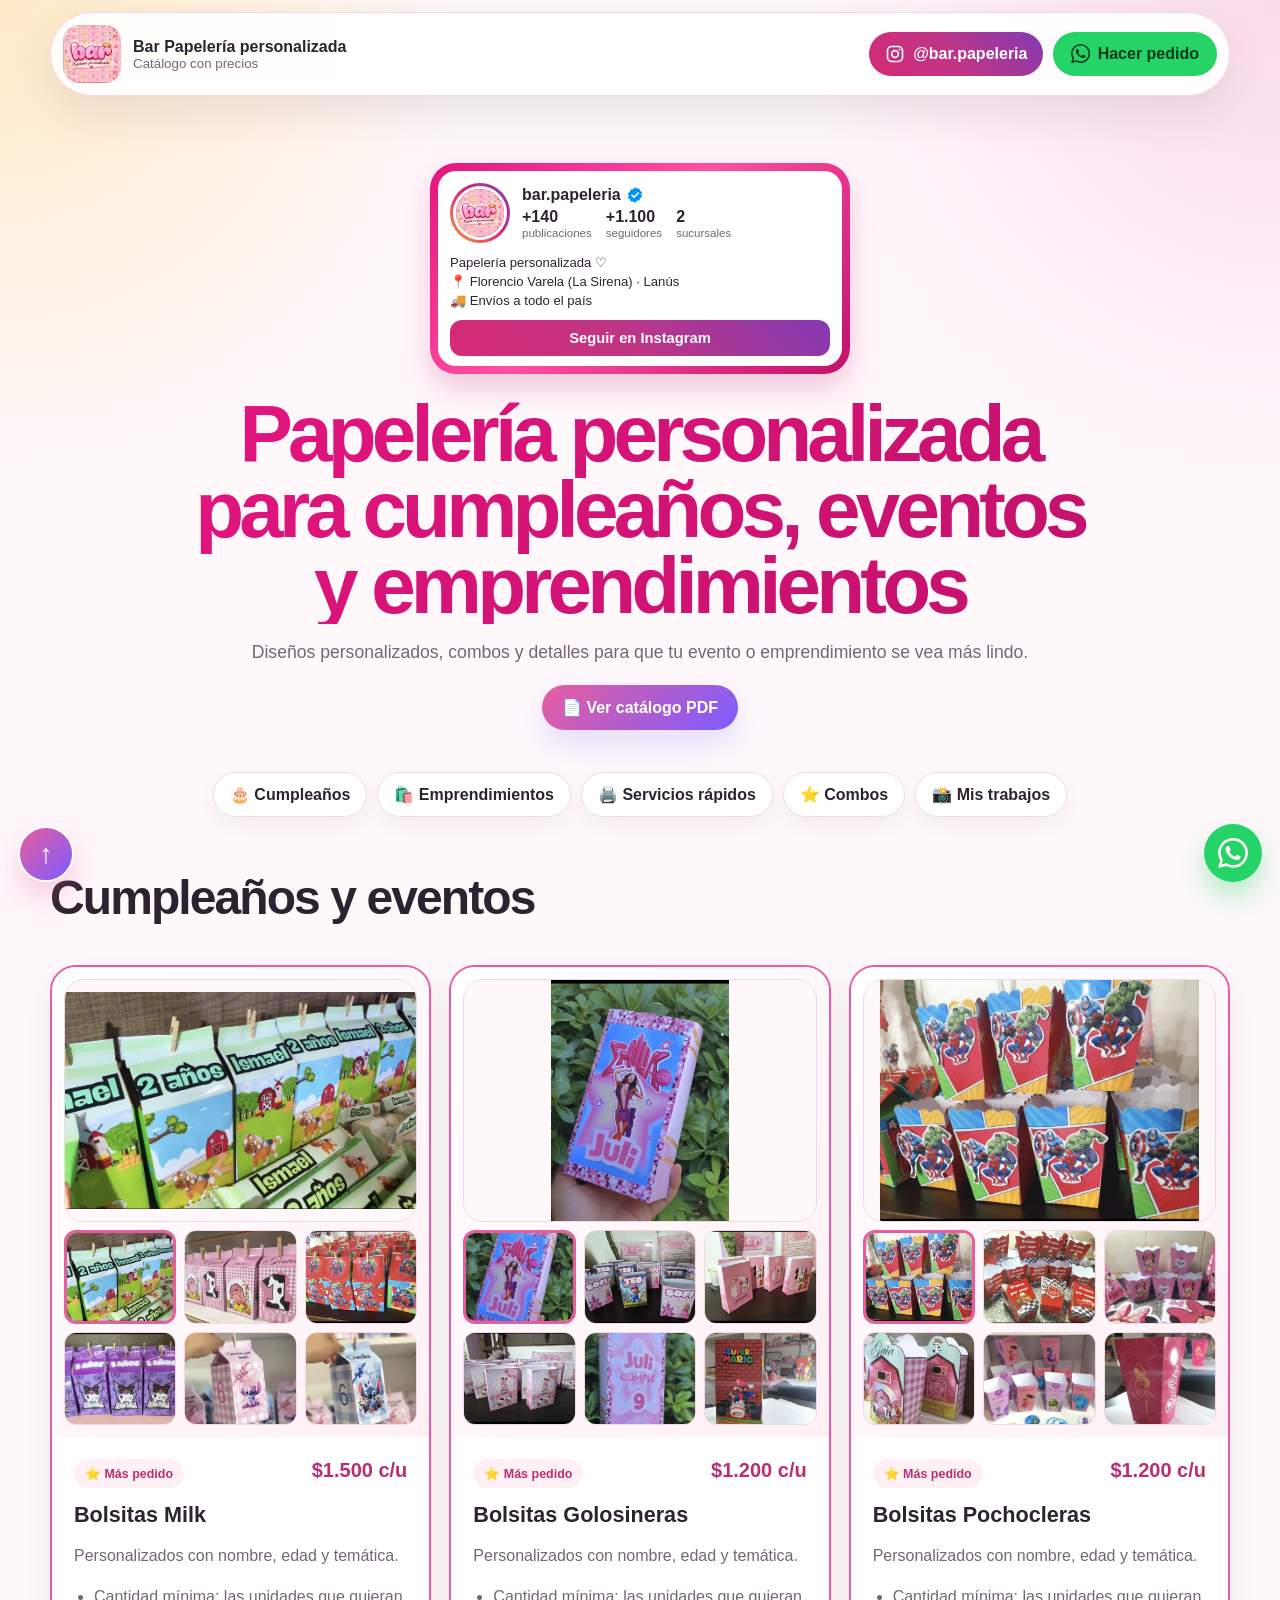
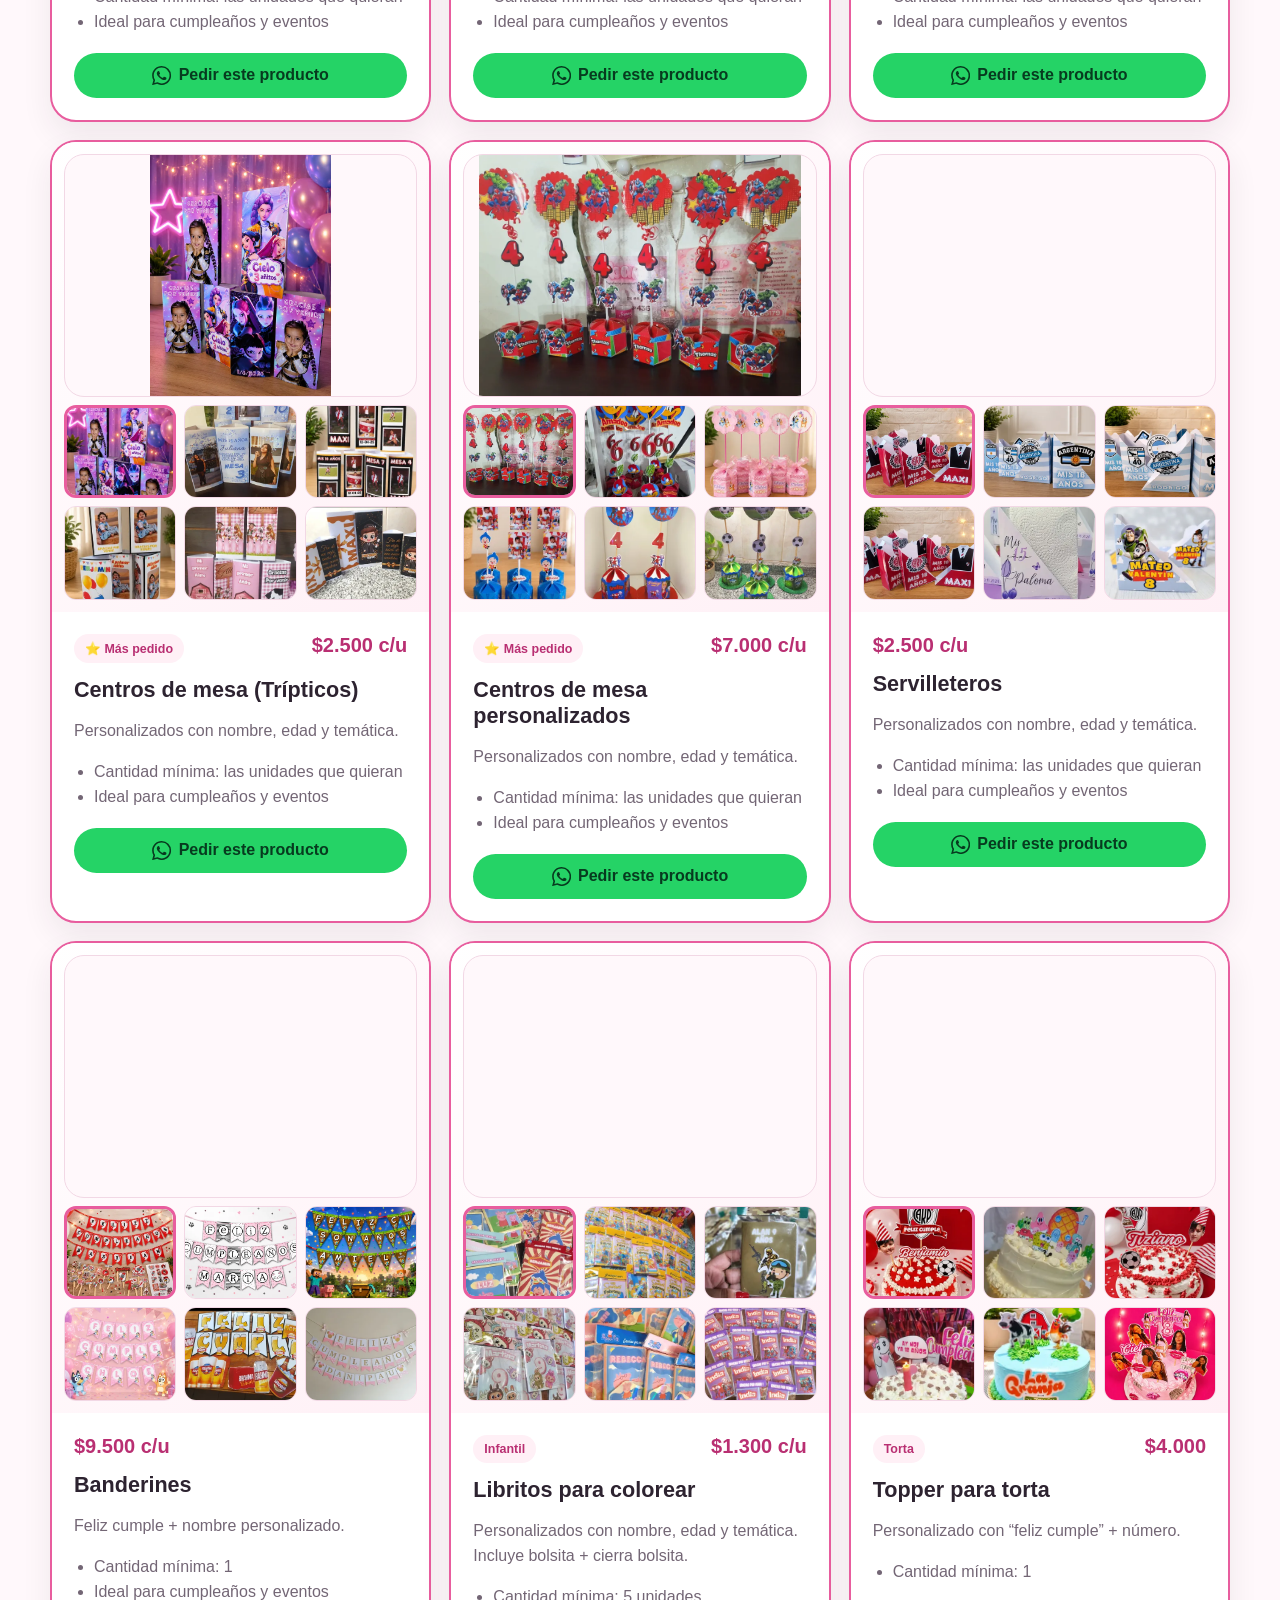
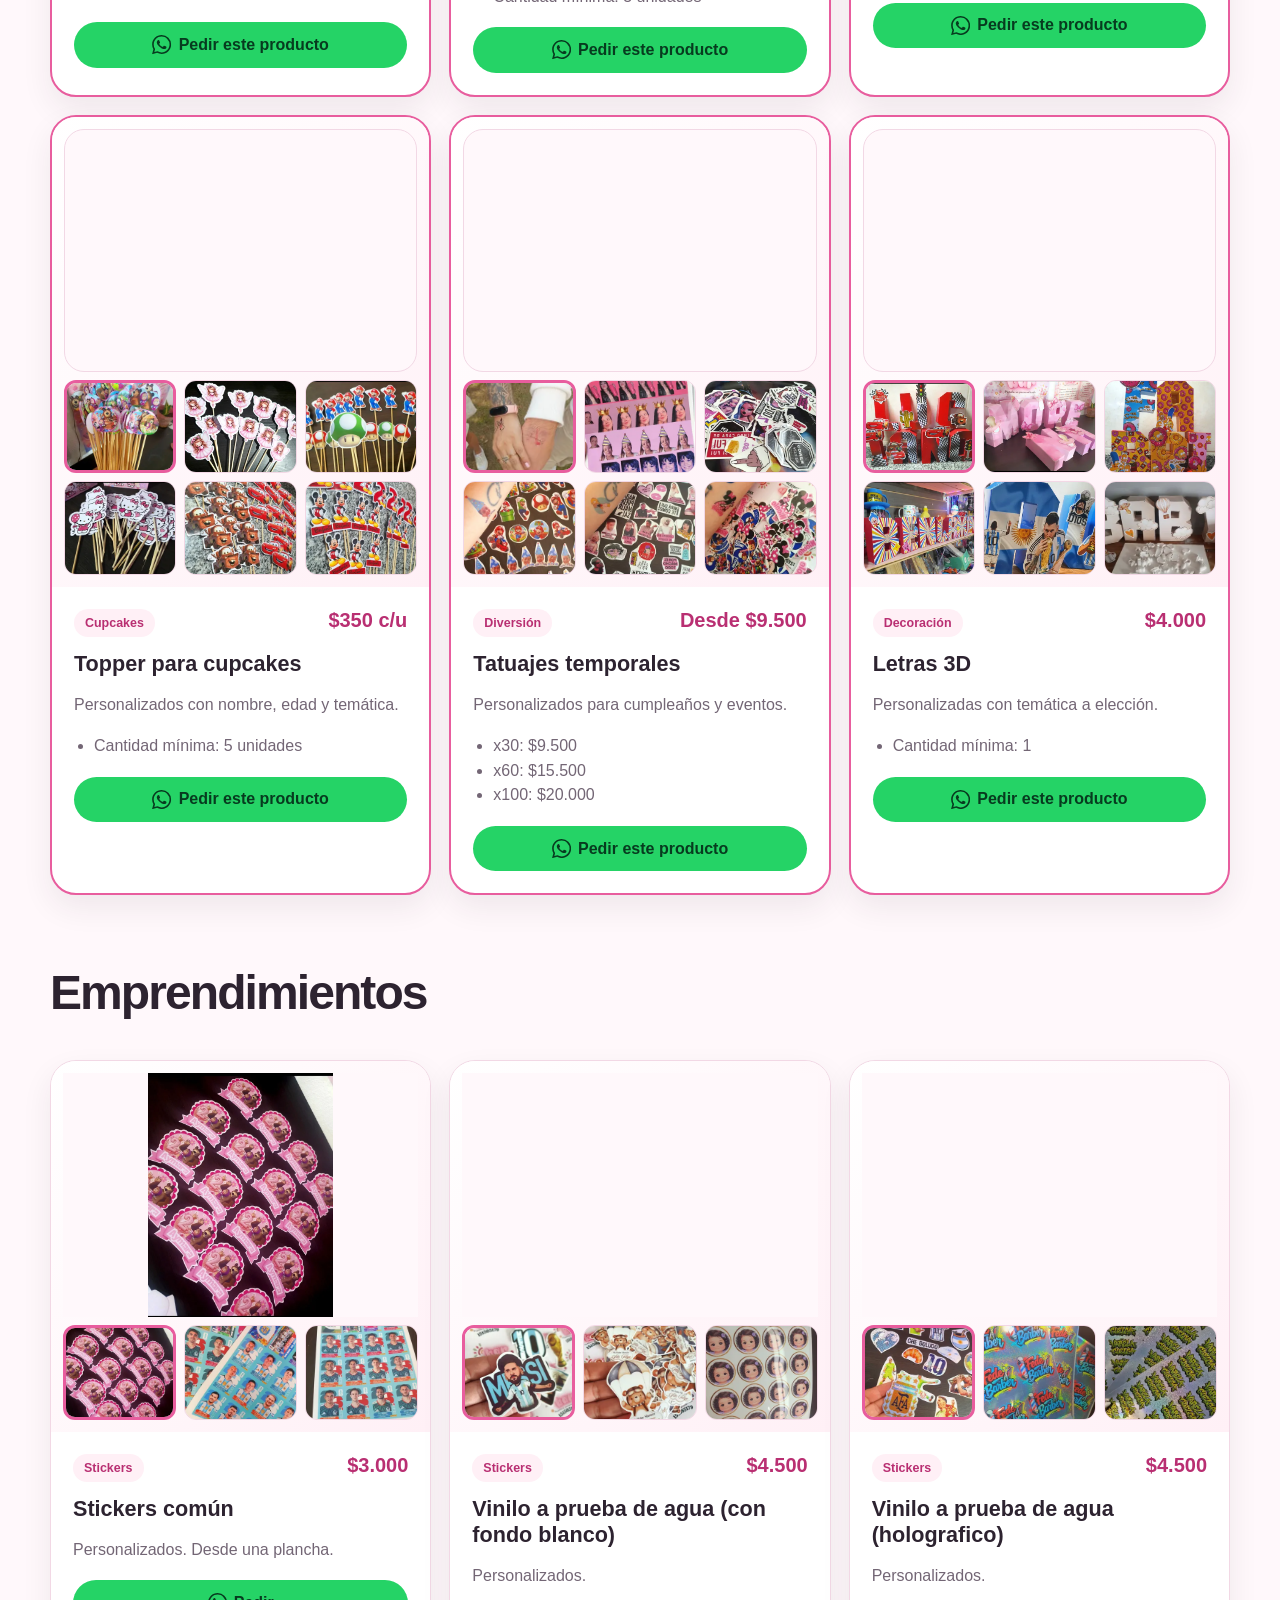
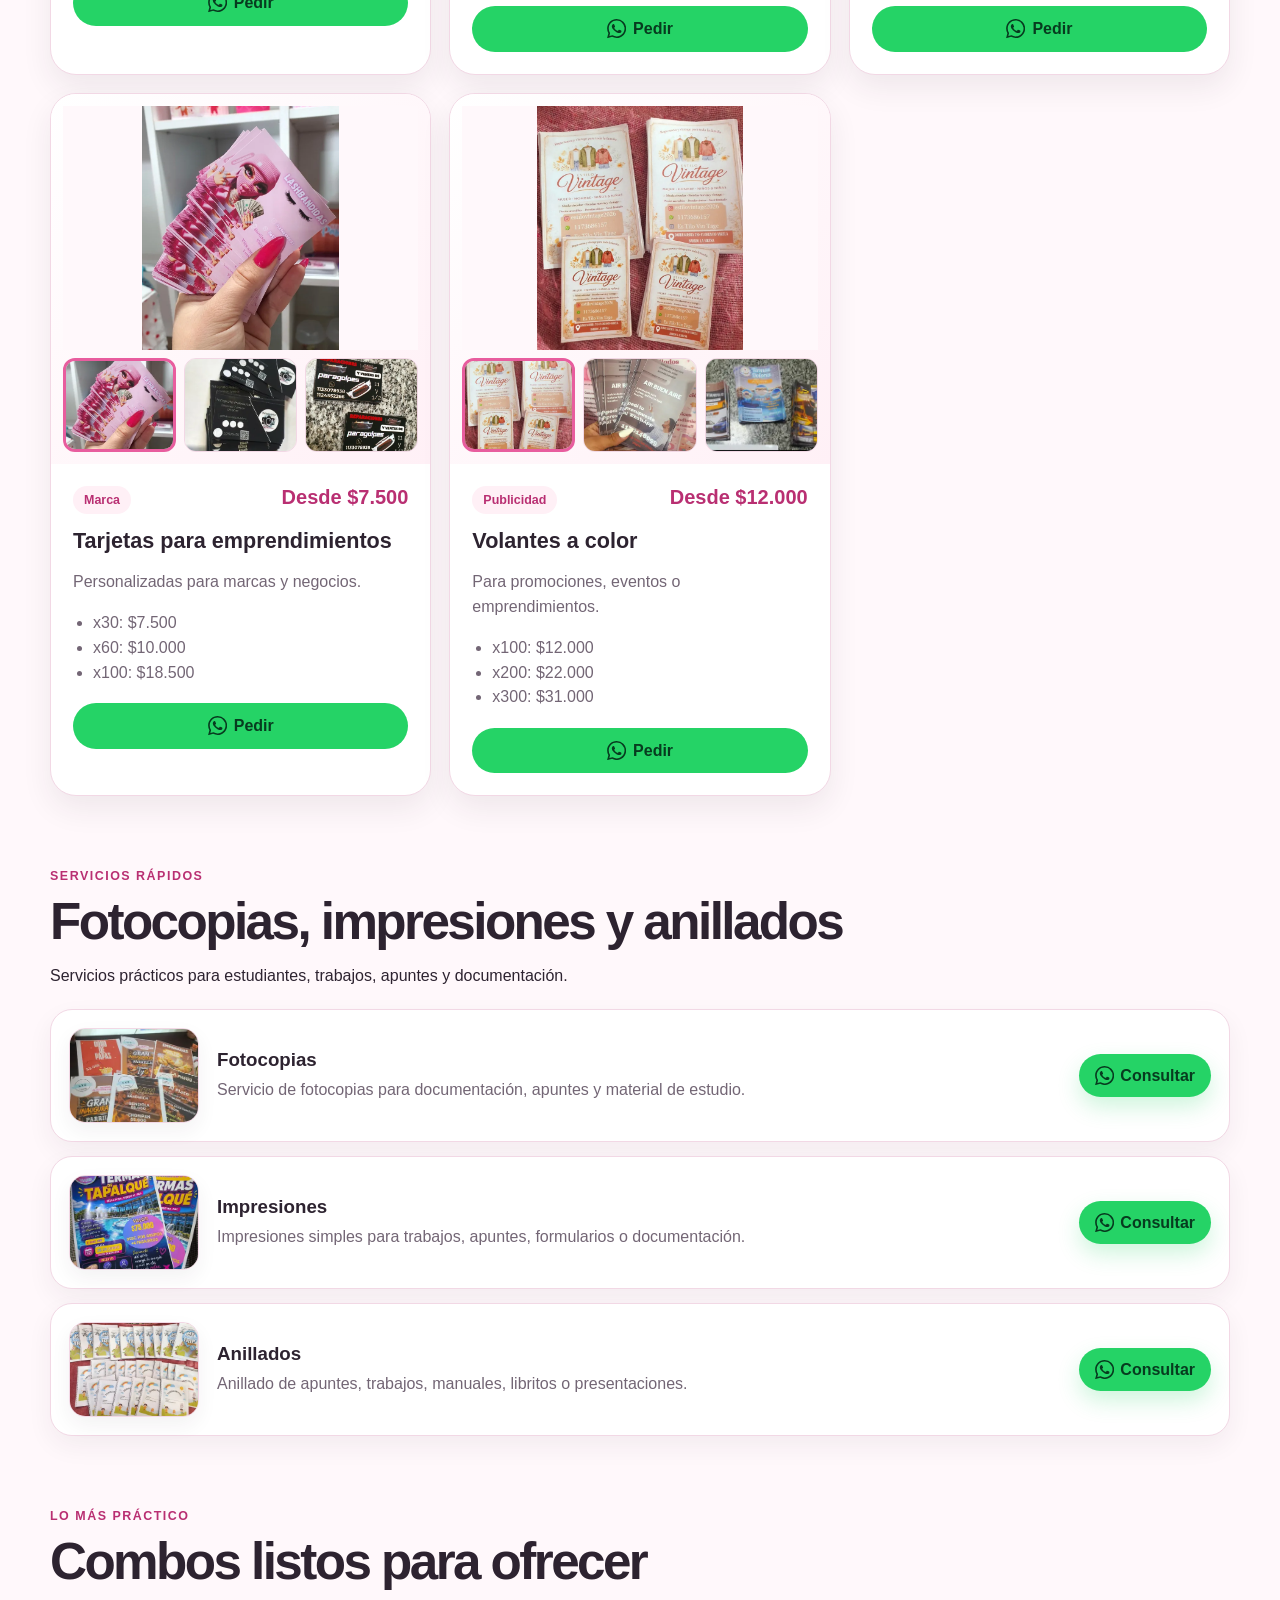
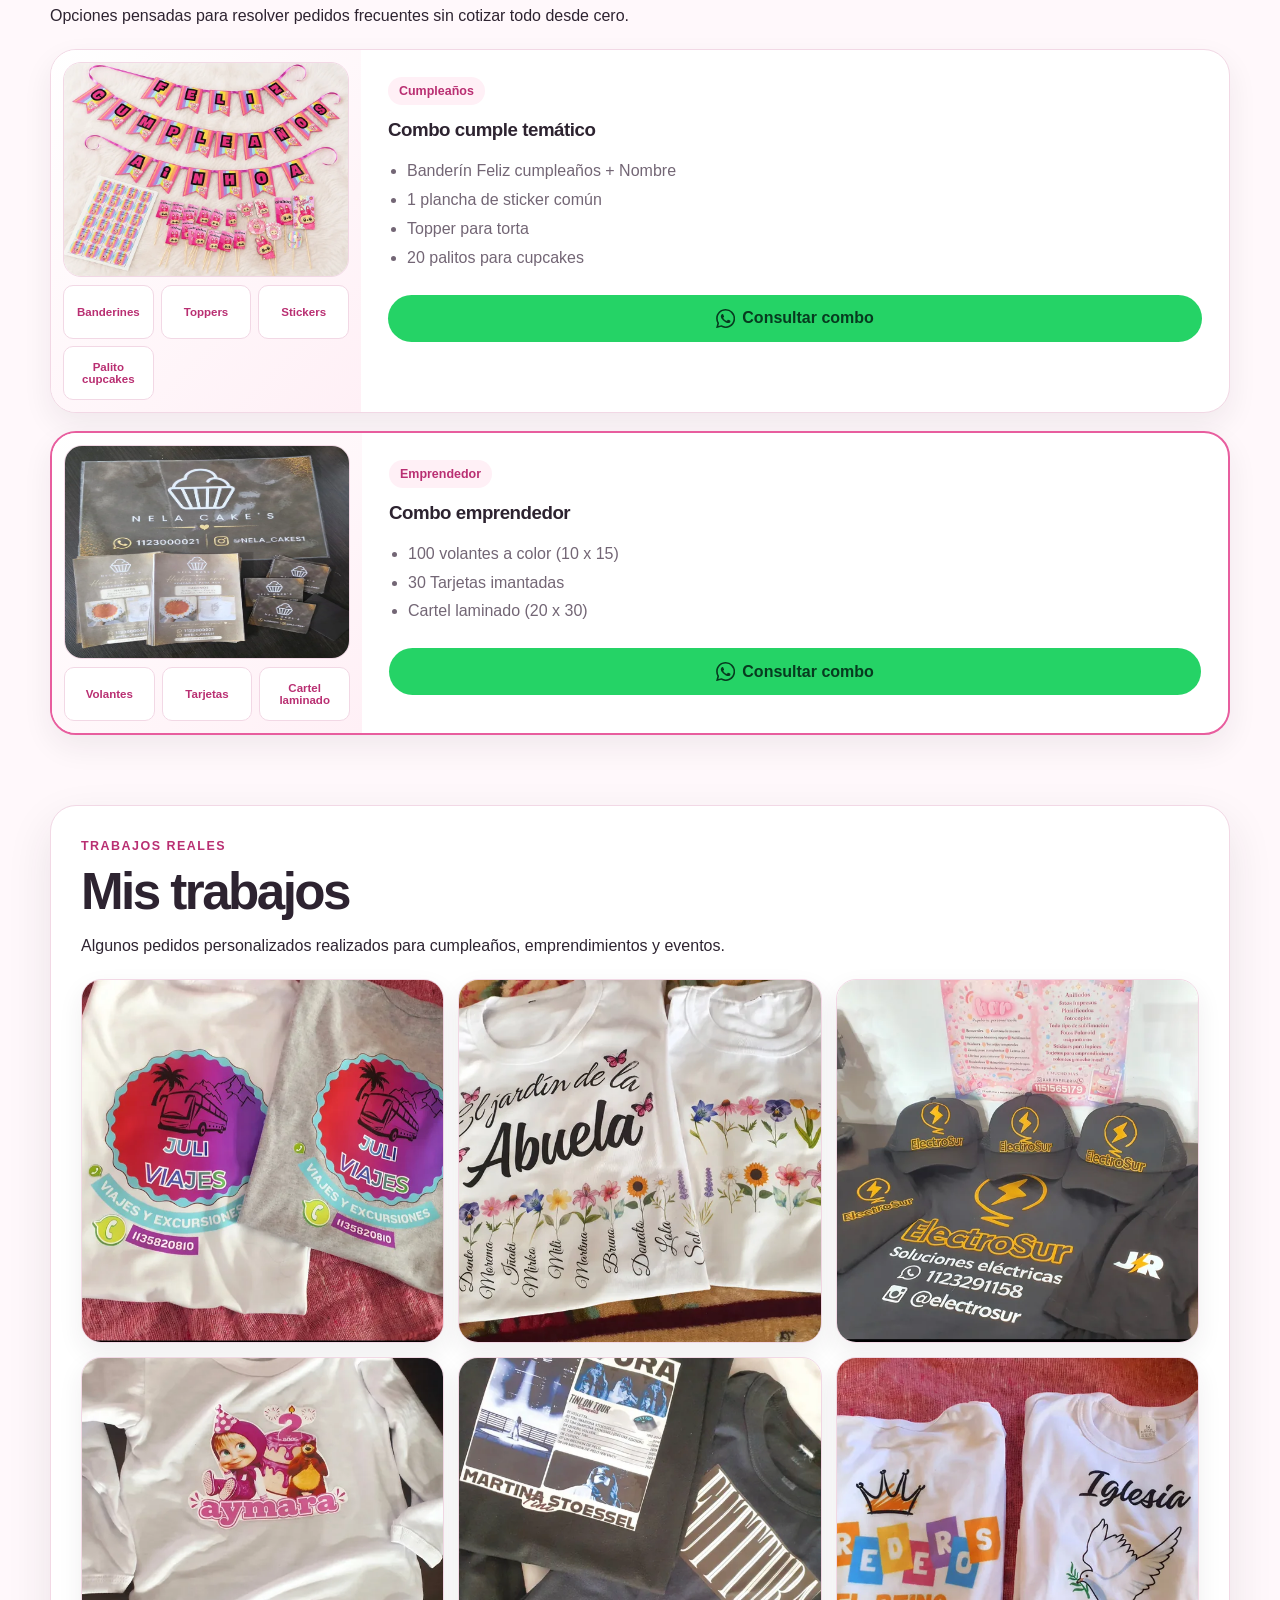
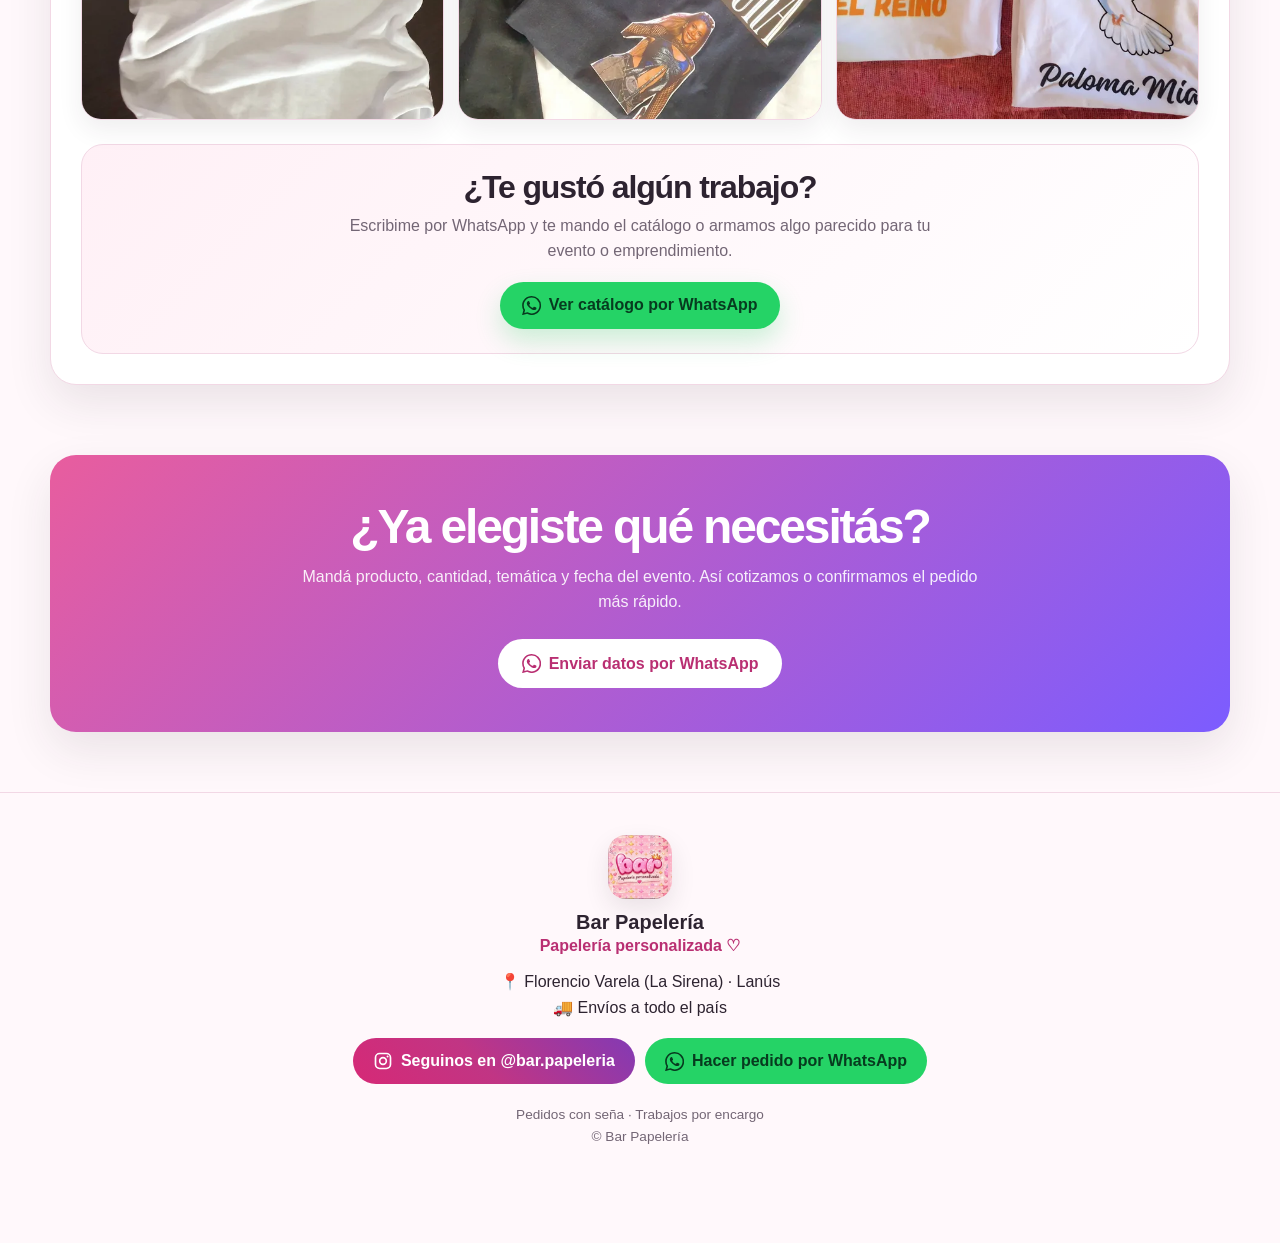
<file: index.html>
<!DOCTYPE html>
<html lang="es-AR">
<head>
  <meta charset="UTF-8" />
  <meta name="viewport" content="width=device-width, initial-scale=1.0" />
  <title>Bar Papelería Personalizada | Cumpleaños, Stickers y Emprendimientos</title>
  <meta name="description" content="Papelería personalizada con sucursales en Florencio Varela y Lanús. Bolsitas, toppers y stickers. Pedidos por WhatsApp e Instagram. Envíos a todo el país." />
  <link rel="canonical" href="https://bar-papeleria.netlify.app/" />
  <meta name="theme-color" content="#e85d9e" />

  <!-- Vista previa al compartir el link (WhatsApp, Instagram, Facebook, etc.) -->
  <meta property="og:type" content="website" />
  <meta property="og:locale" content="es_AR" />
  <meta property="og:site_name" content="Bar Papelería" />
  <meta property="og:title" content="Bar Papelería | Papelería personalizada" />
  <meta property="og:description" content="Papelería personalizada con sucursales en Florencio Varela y Lanús. Bolsitas, toppers y stickers. Pedidos por WhatsApp e Instagram. Envíos a todo el país." />
  <meta property="og:url" content="https://bar-papeleria.netlify.app/" />
  <meta property="og:image" content="https://bar-papeleria.netlify.app/img/og-image.jpg" />
  <meta property="og:image:width" content="1200" />
  <meta property="og:image:height" content="630" />
  <meta property="og:image:alt" content="Bar Papelería: bolsitas, centros de mesa, banderines y toppers personalizados" />
  <meta name="twitter:card" content="summary_large_image" />

  <!-- Datos estructurados: le describen el negocio a Google (schema.org) -->
  <script type="application/ld+json">
  {
    "@context": "https://schema.org",
    "@type": "Store",
    "name": "Bar Papelería",
    "alternateName": "Bar Papelería personalizada",
    "description": "Papelería personalizada con sucursales en Florencio Varela y Lanús. Bolsitas, toppers y stickers. Pedidos por WhatsApp e Instagram. Envíos a todo el país.",
    "url": "https://bar-papeleria.netlify.app/",
    "logo": "https://bar-papeleria.netlify.app/img/logo-bar.webp",
    "image": "https://bar-papeleria.netlify.app/img/og-image.jpg",
    "telephone": "+54 9 11 3891-9650",
    "sameAs": ["https://www.instagram.com/bar.papeleria/"],
    "address": {
      "@type": "PostalAddress",
      "addressLocality": "Florencio Varela",
      "addressRegion": "Buenos Aires",
      "addressCountry": "AR"
    },
    "location": [
      {
        "@type": "Place",
        "name": "Bar Papelería - Florencio Varela (La Sirena)",
        "address": { "@type": "PostalAddress", "addressLocality": "Florencio Varela", "addressRegion": "Buenos Aires", "addressCountry": "AR" }
      },
      {
        "@type": "Place",
        "name": "Bar Papelería - Lanús",
        "address": { "@type": "PostalAddress", "addressLocality": "Lanús", "addressRegion": "Buenos Aires", "addressCountry": "AR" }
      }
    ],
    "areaServed": { "@type": "Country", "name": "Argentina" },
    "contactPoint": {
      "@type": "ContactPoint",
      "contactType": "customer service",
      "telephone": "+54 9 11 3891-9650",
      "availableLanguage": "es"
    }
  }
  </script>

  <link rel="icon" href="/favicon.ico" sizes="any" />
  <link rel="icon" type="image/png" sizes="32x32" href="/img/favicon-32.png" />
  <link rel="apple-touch-icon" href="/img/apple-touch-icon.png" />
  <script>
    window.dataLayer = window.dataLayer || [];
    function gtag(){dataLayer.push(arguments);}
    gtag('js', new Date());

    gtag('config', 'G-47N0GQPXN0');

    // Google Analytics se descarga al primer scroll/toque (o a los 8 s si no hay
    // interacción), para no competir con la carga inicial en conexiones lentas.
    // Los eventos quedan en cola en dataLayer y se envían cuando termina de cargar.
    (function () {
      var loaded = false;
      function loadAnalytics() {
        if (loaded) return;
        loaded = true;
        var script = document.createElement('script');
        script.async = true;
        script.src = 'https://www.googletagmanager.com/gtag/js?id=G-47N0GQPXN0';
        document.head.appendChild(script);
      }
      ['scroll', 'pointerdown', 'touchstart', 'keydown'].forEach(function (eventName) {
        window.addEventListener(eventName, loadAnalytics, { once: true, passive: true });
      });
      window.addEventListener('load', function () { setTimeout(loadAnalytics, 8000); });
    })();
  </script>

  <link rel="stylesheet" href="./estilos.css" />
</head>
<body>

<!-- Ícono de WhatsApp (se reutiliza en todos los botones de pedido) -->
<svg width="0" height="0" style="position:absolute" aria-hidden="true" focusable="false">
  <symbol id="icon-whatsapp" viewBox="0 0 24 24"><path d="M17.472 14.382c-.297-.149-1.758-.867-2.03-.967-.273-.099-.471-.148-.67.15-.197.297-.767.966-.94 1.164-.173.199-.347.223-.644.075-.297-.15-1.255-.463-2.39-1.475-.883-.788-1.48-1.761-1.653-2.059-.173-.297-.018-.458.13-.606.134-.133.298-.347.446-.52.149-.174.198-.298.298-.497.099-.198.05-.371-.025-.52-.075-.149-.669-1.612-.916-2.207-.242-.579-.487-.5-.669-.51-.173-.008-.371-.01-.57-.01-.198 0-.52.074-.792.372-.272.297-1.04 1.016-1.04 2.479 0 1.462 1.065 2.875 1.213 3.074.149.198 2.096 3.2 5.077 4.487.709.306 1.262.489 1.694.625.712.227 1.36.195 1.871.118.571-.085 1.758-.719 2.006-1.413.248-.694.248-1.289.173-1.413-.074-.124-.272-.198-.57-.347m-5.421 7.403h-.004a9.87 9.87 0 01-5.031-1.378l-.361-.214-3.741.982.998-3.648-.235-.374a9.86 9.86 0 01-1.51-5.26c.001-5.45 4.436-9.884 9.888-9.884 2.64 0 5.122 1.03 6.988 2.898a9.825 9.825 0 012.893 6.994c-.003 5.45-4.437 9.884-9.885 9.884m8.413-18.297A11.815 11.815 0 0012.05 0C5.495 0 .16 5.335.157 11.892c0 2.096.547 4.142 1.588 5.945L.057 24l6.305-1.654a11.882 11.882 0 005.683 1.448h.005c6.554 0 11.89-5.335 11.893-11.893a11.821 11.821 0 00-3.48-8.413Z"/></symbol>
</svg>

<header id="inicio" class="topbar">
  <div class="brand">
    <img class="logo-img" src="./img/logo-bar-sm.webp" alt="Bar Papelería personalizada">
    <div>
      <strong>Bar Papelería personalizada</strong>
      <small>Catálogo con precios</small>
    </div>
  </div>

  <div class="topbar-actions">
    <a id="topInstagramButton" class="instagram" href="https://www.instagram.com/bar.papeleria/" target="_blank" rel="noopener" aria-label="Instagram @bar.papeleria">
      <svg viewBox="0 0 24 24" aria-hidden="true"><rect x="3" y="3" width="18" height="18" rx="5"/><circle cx="12" cy="12" r="4"/><circle class="instagram-dot" cx="17.5" cy="6.5" r="1.2"/></svg>
      <span class="instagram-text">@bar.papeleria</span>
    </a>

    <a id="topWhatsappButton" class="whatsapp" href="https://wa.me/549XXXXXXXXXX" target="_blank">
      <svg class="wa-icon" aria-hidden="true"><use href="#icon-whatsapp"/></svg>
      <span class="whatsapp-text-full">Hacer pedido</span>
      <span class="whatsapp-text-short">Pedir</span>
    </a>
  </div>
</header>

<main>
  <section class="hero">
    <a id="heroInstagramCard" class="ig-card" href="https://www.instagram.com/bar.papeleria/" target="_blank" rel="noopener">
      <div class="ig-card__inner">
        <div class="ig-card__top">
          <div class="ig-card__avatar"><img src="./img/logo-bar-sm.webp" alt="" width="64" height="64"></div>
          <div>
            <strong class="ig-card__user">bar.papeleria
              <svg class="ig-card__verified" viewBox="0 0 24 24" role="img" aria-label="Cuenta verificada"><path fill="#0095f6" d="M12 1.5l2.6 1.9 3.2-.2 1 3.1 2.6 1.9-1 3.1 1 3.1-2.6 1.9-1 3.1-3.2-.2L12 22.5l-2.6-1.9-3.2.2-1-3.1-2.6-1.9 1-3.1-1-3.1 2.6-1.9 1-3.1 3.2.2z"/><path d="M8 12.3l2.7 2.7L16.2 9.5" fill="none" stroke="#fff" stroke-width="2.2" stroke-linecap="round" stroke-linejoin="round"/></svg>
            </strong>
            <!-- Números redondeados a mano: actualizarlos cada tanto desde el perfil de Instagram. -->
            <div class="ig-card__stats">
              <div><b>+140</b> publicaciones</div>
              <div><b>+1.100</b> seguidores</div>
              <div><b>2</b> sucursales</div>
            </div>
          </div>
        </div>
        <p class="ig-card__bio">Papelería personalizada ♡<br>📍 Florencio Varela (La Sirena) · Lanús<br>🚚 Envíos a todo el país</p>
        <div class="ig-card__button">Seguir en Instagram</div>
      </div>
    </a>
    <h1>Papelería personalizada para cumpleaños, eventos y emprendimientos</h1>
    <p>
      Diseños personalizados, combos y detalles para que tu evento o emprendimiento se vea más lindo.
    </p>

    <div class="hero-actions">
      <a id="catalogPdfButton" class="catalog-pdf-button" href="/pdf/catalogo-bar-papeleria.pdf" target="_blank" rel="noopener">
        📄 Ver catálogo PDF
      </a>
    </div>
  </section>

<nav class="categories">
    <a href="#cumples">🎂 Cumpleaños</a>
    <a href="#emprendimientos">🛍️ Emprendimientos</a>
    <a href="#servicios-rapidos">🖨️ Servicios rápidos</a>
    <a href="#combos">⭐ Combos</a>
    <a href="#mis-trabajos">📸 Mis trabajos</a>
  </nav>

  <section id="cumples" class="section">
    <h2>Cumpleaños y eventos</h2>

    <div class="grid">

      <article id="bolsitas-milk" class="card featured">
        <div class="gallery">
          <img loading="lazy" decoding="async" class="main-img" src="./img/bolsitas-milk-1.webp" srcset="./img/md/bolsitas-milk-1.webp 800w, ./img/bolsitas-milk-1.webp 1080w" sizes="(max-width: 700px) 100vw, (max-width: 1000px) 50vw, 380px" alt="Bolsitas Milk">
          <div class="thumbs">
            <img loading="lazy" decoding="async" class="active" src="./img/thumbs/bolsitas-milk-1.webp" data-full="./img/bolsitas-milk-1.webp" data-sizes="(max-width: 700px) 100vw, (max-width: 1000px) 50vw, 380px" data-srcset="./img/md/bolsitas-milk-1.webp 800w, ./img/bolsitas-milk-1.webp 1080w" alt="Bolsitas Milk">
            <img loading="lazy" decoding="async" src="./img/thumbs/bolsitas-milk-2.webp" data-full="./img/bolsitas-milk-2.webp" data-sizes="(max-width: 700px) 95vw, (max-width: 1000px) 48vw, 361px" data-srcset="./img/md/bolsitas-milk-2.webp 800w, ./img/bolsitas-milk-2.webp 1080w" alt="Bolsitas Milk">
            <img loading="lazy" decoding="async" src="./img/thumbs/bolsitas-milk-3.webp" data-full="./img/bolsitas-milk-3.webp" data-sizes="(max-width: 700px) 90vw, (max-width: 1000px) 45vw, 342px" data-srcset="./img/md/bolsitas-milk-3.webp 800w, ./img/bolsitas-milk-3.webp 1080w" alt="Bolsitas Milk">
            <img loading="lazy" decoding="async" src="./img/thumbs/bolsitas-milk-4.webp" data-full="./img/bolsitas-milk-4.webp" data-sizes="(max-width: 700px) 100vw, (max-width: 1000px) 50vw, 380px" data-srcset="./img/md/bolsitas-milk-4.webp 800w, ./img/bolsitas-milk-4.webp 1080w" alt="Bolsitas Milk">
            <img loading="lazy" decoding="async" src="./img/thumbs/bolsitas-milk-5.webp" data-full="./img/bolsitas-milk-5.webp" data-sizes="(max-width: 700px) 53vw, (max-width: 1000px) 26vw, 201px" data-srcset="./img/md/bolsitas-milk-5.webp 612w, ./img/bolsitas-milk-5.webp 918w" alt="Bolsitas Milk">
            <img loading="lazy" decoding="async" src="./img/thumbs/bolsitas-milk-6.webp" data-full="./img/bolsitas-milk-6.webp" data-sizes="(max-width: 700px) 52vw, (max-width: 1000px) 26vw, 198px" data-srcset="./img/md/bolsitas-milk-6.webp 606w, ./img/bolsitas-milk-6.webp 909w" alt="Bolsitas Milk">
          </div>
        </div>
        <div class="content">
          <div class="top">
            <span class="pill">⭐ Más pedido</span>
            <strong class="price">$1.500 c/u</strong>
          </div>
          <h3>Bolsitas Milk</h3>
          <p>Personalizados con nombre, edad y temática.</p>
          <ul>
            <li>Cantidad mínima: las unidades que quieran</li>
            <li>Ideal para cumpleaños y eventos</li>
          </ul>
          <a href="https://wa.me/549XXXXXXXXXX?text=Hola! Quiero pedir Bolsitas Milk." target="_blank"><svg class="wa-icon" aria-hidden="true"><use href="#icon-whatsapp"/></svg> Pedir este producto</a>
        </div>
      </article>

      <article id="bolsitas-golosineras" class="card featured">
        <div class="gallery">
          <img loading="lazy" decoding="async" class="main-img" src="./img/bolsitas-golosineras-1.webp" srcset="./img/md/bolsitas-golosineras-1.webp 592w, ./img/bolsitas-golosineras-1.webp 888w" sizes="(max-width: 700px) 51vw, (max-width: 1000px) 26vw, 194px" alt="Bolsitas Golosineras">
          <div class="thumbs">
            <img loading="lazy" decoding="async" class="active" src="./img/thumbs/bolsitas-golosineras-1.webp" data-full="./img/bolsitas-golosineras-1.webp" data-sizes="(max-width: 700px) 51vw, (max-width: 1000px) 26vw, 194px" data-srcset="./img/md/bolsitas-golosineras-1.webp 592w, ./img/bolsitas-golosineras-1.webp 888w" alt="Bolsitas Golosineras">
            <img loading="lazy" decoding="async" src="./img/thumbs/bolsitas-golosineras-2.webp" data-full="./img/bolsitas-golosineras-2.webp" data-sizes="(max-width: 700px) 91vw, (max-width: 1000px) 46vw, 346px" data-srcset="./img/md/bolsitas-golosineras-2.webp 800w, ./img/bolsitas-golosineras-2.webp 1080w" alt="Bolsitas Golosineras">
            <img loading="lazy" decoding="async" src="./img/thumbs/bolsitas-golosineras-3.webp" data-full="./img/bolsitas-golosineras-3.webp" data-sizes="(max-width: 700px) 89vw, (max-width: 1000px) 44vw, 338px" data-srcset="./img/md/bolsitas-golosineras-3.webp 800w, ./img/bolsitas-golosineras-3.webp 1080w" alt="Bolsitas Golosineras">
            <img loading="lazy" decoding="async" src="./img/thumbs/bolsitas-golosineras-4.webp" data-full="./img/bolsitas-golosineras-4.webp" data-sizes="(max-width: 700px) 89vw, (max-width: 1000px) 44vw, 338px" data-srcset="./img/md/bolsitas-golosineras-4.webp 800w, ./img/bolsitas-golosineras-4.webp 1080w" alt="Bolsitas Golosineras">
            <img loading="lazy" decoding="async" src="./img/thumbs/bolsitas-golosineras-5.webp" data-full="./img/bolsitas-golosineras-5.webp" data-sizes="(max-width: 700px) 52vw, (max-width: 1000px) 26vw, 198px" data-srcset="./img/md/bolsitas-golosineras-5.webp 608w, ./img/bolsitas-golosineras-5.webp 913w" alt="Bolsitas Golosineras">
            <img loading="lazy" decoding="async" src="./img/thumbs/bolsitas-golosineras-6.webp" data-full="./img/bolsitas-golosineras-6.webp" data-sizes="(max-width: 700px) 58vw, (max-width: 1000px) 29vw, 220px" data-srcset="./img/md/bolsitas-golosineras-6.webp 680w, ./img/bolsitas-golosineras-6.webp 1020w" alt="Bolsitas Golosineras">
          </div>
        </div>
        <div class="content">
          <div class="top">
            <span class="pill">⭐ Más pedido</span>
            <strong class="price">$1.200 c/u</strong>
          </div>
          <h3>Bolsitas Golosineras</h3>
          <p>Personalizados con nombre, edad y temática.</p>
          <ul>
            <li>Cantidad mínima: las unidades que quieran</li>
            <li>Ideal para cumpleaños y eventos</li>
          </ul>
          <a href="https://wa.me/549XXXXXXXXXX?text=Hola! Quiero pedir Bolsitas Golosineras." target="_blank"><svg class="wa-icon" aria-hidden="true"><use href="#icon-whatsapp"/></svg> Pedir este producto</a>
        </div>
      </article>

      <article id="bolsitas-pochocleras" class="card featured">
        <div class="gallery">
          <img loading="lazy" decoding="async" class="main-img" src="./img/bolsitas-pochocleras-1.webp" srcset="./img/md/bolsitas-pochocleras-1.webp 800w, ./img/bolsitas-pochocleras-1.webp 1080w" sizes="(max-width: 700px) 91vw, (max-width: 1000px) 46vw, 346px" alt="Bolsitas pochocleras">
          <div class="thumbs">
            <img loading="lazy" decoding="async" class="active" src="./img/thumbs/bolsitas-pochocleras-1.webp" data-full="./img/bolsitas-pochocleras-1.webp" data-sizes="(max-width: 700px) 91vw, (max-width: 1000px) 46vw, 346px" data-srcset="./img/md/bolsitas-pochocleras-1.webp 800w, ./img/bolsitas-pochocleras-1.webp 1080w" alt="Bolsitas pochocleras">
            <img loading="lazy" decoding="async" src="./img/thumbs/bolsitas-pochocleras-2.webp" data-full="./img/bolsitas-pochocleras-2.webp" data-sizes="(max-width: 700px) 92vw, (max-width: 1000px) 46vw, 350px" data-srcset="./img/md/bolsitas-pochocleras-2.webp 800w, ./img/bolsitas-pochocleras-2.webp 1080w" alt="Bolsitas pochocleras">
            <img loading="lazy" decoding="async" src="./img/thumbs/bolsitas-pochocleras-3.webp" data-full="./img/bolsitas-pochocleras-3.webp" data-sizes="(max-width: 700px) 100vw, (max-width: 1000px) 50vw, 380px" data-srcset="./img/md/bolsitas-pochocleras-3.webp 800w, ./img/bolsitas-pochocleras-3.webp 1080w" alt="Bolsitas pochocleras">
            <img loading="lazy" decoding="async" src="./img/thumbs/bolsitas-pochocleras-4.webp" data-full="./img/bolsitas-pochocleras-4.webp" data-sizes="(max-width: 700px) 56vw, (max-width: 1000px) 28vw, 213px" data-srcset="./img/md/bolsitas-pochocleras-4.webp 657w, ./img/bolsitas-pochocleras-4.webp 985w" alt="Bolsitas pochocleras">
            <img loading="lazy" decoding="async" src="./img/thumbs/bolsitas-pochocleras-5.webp" data-full="./img/bolsitas-pochocleras-5.webp" data-sizes="(max-width: 700px) 100vw, (max-width: 1000px) 50vw, 380px" data-srcset="./img/md/bolsitas-pochocleras-5.webp 800w, ./img/bolsitas-pochocleras-5.webp 1080w" alt="Bolsitas pochocleras">
            <img loading="lazy" decoding="async" src="./img/thumbs/bolsitas-pochocleras-6.webp" data-full="./img/bolsitas-pochocleras-6.webp" data-sizes="(max-width: 700px) 51vw, (max-width: 1000px) 26vw, 194px" data-srcset="./img/md/bolsitas-pochocleras-6.webp 597w, ./img/bolsitas-pochocleras-6.webp 895w" alt="Bolsitas pochocleras">
          </div>
        </div>
        <div class="content">
          <div class="top">
            <span class="pill">⭐ Más pedido</span>
            <strong class="price">$1.200 c/u</strong>
          </div>
          <h3>Bolsitas Pochocleras</h3>
          <p>Personalizados con nombre, edad y temática.</p>
          <ul>
            <li>Cantidad mínima: las unidades que quieran</li>
            <li>Ideal para cumpleaños y eventos</li>
          </ul>
          <a href="https://wa.me/549XXXXXXXXXX?text=Hola! Quiero pedir Bolsitas Pochocleras." target="_blank"><svg class="wa-icon" aria-hidden="true"><use href="#icon-whatsapp"/></svg> Pedir este producto</a>
        </div>
      </article>

      <article id="centros-tripticos" class="card featured">
        <div class="gallery">
          <img loading="lazy" decoding="async" class="main-img" src="./img/centro-1-triptico.webp" srcset="./img/md/centro-1-triptico.webp 600w, ./img/centro-1-triptico.webp 900w" sizes="(max-width: 700px) 52vw, (max-width: 1000px) 26vw, 198px" alt="Centros de mesa (Trípticos)">
          <div class="thumbs">
            <img loading="lazy" decoding="async" class="active" src="./img/thumbs/centro-1-triptico.webp" data-full="./img/centro-1-triptico.webp" data-sizes="(max-width: 700px) 52vw, (max-width: 1000px) 26vw, 198px" data-srcset="./img/md/centro-1-triptico.webp 600w, ./img/centro-1-triptico.webp 900w" alt="Centros de mesa (Trípticos)">
            <img loading="lazy" decoding="async" src="./img/thumbs/centro-2-triptico.webp" data-full="./img/centro-2-triptico.webp" data-sizes="(max-width: 700px) 92vw, (max-width: 1000px) 46vw, 350px" data-srcset="./img/md/centro-2-triptico.webp 800w, ./img/centro-2-triptico.webp 1200w" alt="Centros de mesa (Trípticos)">
            <img loading="lazy" decoding="async" src="./img/thumbs/centro-3-triptico.webp" data-full="./img/centro-3-triptico.webp" data-sizes="(max-width: 700px) 52vw, (max-width: 1000px) 26vw, 198px" data-srcset="./img/md/centro-3-triptico.webp 600w, ./img/centro-3-triptico.webp 900w" alt="Centros de mesa (Trípticos)">
            <img loading="lazy" decoding="async" src="./img/thumbs/centro-4-triptico.webp" data-full="./img/centro-4-triptico.webp" data-sizes="(max-width: 700px) 51vw, (max-width: 1000px) 26vw, 194px" data-srcset="./img/md/centro-4-triptico.webp 599w, ./img/centro-4-triptico.webp 898w" alt="Centros de mesa (Trípticos)">
            <img loading="lazy" decoding="async" src="./img/thumbs/centro-5-triptico.webp" data-full="./img/centro-5-triptico.webp" data-sizes="(max-width: 700px) 53vw, (max-width: 1000px) 26vw, 201px" data-srcset="./img/md/centro-5-triptico.webp 615w, ./img/centro-5-triptico.webp 922w" alt="Centros de mesa (Trípticos)">
            <img loading="lazy" decoding="async" src="./img/thumbs/centro-6-triptico.webp" data-full="./img/centro-6-triptico.webp" data-sizes="(max-width: 700px) 100vw, (max-width: 1000px) 50vw, 380px" data-srcset="./img/md/centro-6-triptico.webp 800w, ./img/centro-6-triptico.webp 1200w" alt="Centros de mesa (Trípticos)">
          </div>
        </div>
        <div class="content">
          <div class="top">
            <span class="pill">⭐ Más pedido</span>
            <strong class="price">$2.500 c/u</strong>
          </div>
          <h3>Centros de mesa (Trípticos)</h3>
          <p>Personalizados con nombre, edad y temática.</p>
          <ul>
            <li>Cantidad mínima: las unidades que quieran</li>
            <li>Ideal para cumpleaños y eventos</li>
          </ul>
          <a href="https://wa.me/549XXXXXXXXXX?text=Hola! Quiero pedir centros de mesa (Tríptico)." target="_blank"><svg class="wa-icon" aria-hidden="true"><use href="#icon-whatsapp"/></svg> Pedir este producto</a>
        </div>
      </article>

      <article id="centros-personalizados" class="card featured">
        <div class="gallery">
          <img loading="lazy" decoding="async" class="main-img" src="./img/centro-1-personalizado.webp" srcset="./img/md/centro-1-personalizado.webp 800w, ./img/centro-1-personalizado.webp 1200w" sizes="(max-width: 700px) 92vw, (max-width: 1000px) 46vw, 350px" alt="Centros de mesa personalizados">
          <div class="thumbs">
            <img loading="lazy" decoding="async" class="active" src="./img/thumbs/centro-1-personalizado.webp" data-full="./img/centro-1-personalizado.webp" data-sizes="(max-width: 700px) 92vw, (max-width: 1000px) 46vw, 350px" data-srcset="./img/md/centro-1-personalizado.webp 800w, ./img/centro-1-personalizado.webp 1200w" alt="Centros de mesa personalizados">
            <img loading="lazy" decoding="async" src="./img/thumbs/centro-2-personalizado.webp" data-full="./img/centro-2-personalizado.webp" data-sizes="(max-width: 700px) 52vw, (max-width: 1000px) 26vw, 198px" data-srcset="./img/md/centro-2-personalizado.webp 600w, ./img/centro-2-personalizado.webp 900w" alt="Centros de mesa personalizados" class="">
            <img loading="lazy" decoding="async" src="./img/thumbs/centro-3-personalizado.webp" data-full="./img/centro-3-personalizado.webp" data-sizes="(max-width: 700px) 52vw, (max-width: 1000px) 26vw, 198px" data-srcset="./img/md/centro-3-personalizado.webp 600w, ./img/centro-3-personalizado.webp 900w" alt="Centros de mesa personalizados" class="">
            <img loading="lazy" decoding="async" src="./img/thumbs/centro-4-personalizado.webp" data-full="./img/centro-4-personalizado.webp" data-sizes="(max-width: 700px) 49vw, (max-width: 1000px) 24vw, 186px" data-srcset="./img/md/centro-4-personalizado.webp 565w, ./img/centro-4-personalizado.webp 848w" alt="Centros de mesa personalizados" class="">
            <img loading="lazy" decoding="async" src="./img/thumbs/centro-5-personalizado.webp" data-full="./img/centro-5-personalizado.webp" data-sizes="(max-width: 700px) 54vw, (max-width: 1000px) 27vw, 205px" data-srcset="./img/md/centro-5-personalizado.webp 624w, ./img/centro-5-personalizado.webp 936w" alt="Centros de mesa personalizados" class="">
            <img loading="lazy" decoding="async" src="./img/thumbs/centro-6-personalizado.webp" data-full="./img/centro-6-personalizado.webp" data-sizes="(max-width: 700px) 54vw, (max-width: 1000px) 27vw, 205px" data-srcset="./img/md/centro-6-personalizado.webp 623w, ./img/centro-6-personalizado.webp 935w" alt="Centros de mesa personalizados" class="">
          </div>
        </div>
        <div class="content">
          <div class="top">
            <span class="pill">⭐ Más pedido</span>
            <strong class="price">$7.000 c/u</strong>
          </div>
          <h3>Centros de mesa personalizados</h3>
          <p>Personalizados con nombre, edad y temática.</p>
          <ul>
            <li>Cantidad mínima: las unidades que quieran</li>
            <li>Ideal para cumpleaños y eventos</li>
          </ul>
          <a href="https://wa.me/549XXXXXXXXXX?text=Hola! Quiero pedir centros de mesa personalizados." target="_blank"><svg class="wa-icon" aria-hidden="true"><use href="#icon-whatsapp"/></svg> Pedir este producto</a>
        </div>
      </article>

      <article id="servilleteros" class="card featured">
        <div class="gallery">
          <img loading="lazy" decoding="async" class="main-img" src="./img/servilleteros-1.webp" srcset="./img/md/servilleteros-1.webp 800w, ./img/servilleteros-1.webp 1200w" sizes="(max-width: 700px) 92vw, (max-width: 1000px) 46vw, 350px" alt="Servilleteros">
          <div class="thumbs">
            <img loading="lazy" decoding="async" class="active" src="./img/thumbs/servilleteros-1.webp" data-full="./img/servilleteros-1.webp" data-sizes="(max-width: 700px) 92vw, (max-width: 1000px) 46vw, 350px" data-srcset="./img/md/servilleteros-1.webp 800w, ./img/servilleteros-1.webp 1200w" alt="Servilleteros">
            <img loading="lazy" decoding="async" src="./img/thumbs/servilleteros-2.webp" data-full="./img/servilleteros-2.webp" data-sizes="(max-width: 700px) 92vw, (max-width: 1000px) 46vw, 350px" data-srcset="./img/md/servilleteros-2.webp 800w, ./img/servilleteros-2.webp 1200w" alt="Servilleteros">
            <img loading="lazy" decoding="async" src="./img/thumbs/servilleteros-3.webp" data-full="./img/servilleteros-3.webp" data-sizes="(max-width: 700px) 92vw, (max-width: 1000px) 46vw, 350px" data-srcset="./img/md/servilleteros-3.webp 800w, ./img/servilleteros-3.webp 1200w" alt="Servilleteros">
            <img loading="lazy" decoding="async" src="./img/thumbs/servilleteros-4.webp" data-full="./img/servilleteros-4.webp" data-sizes="(max-width: 700px) 92vw, (max-width: 1000px) 46vw, 350px" data-srcset="./img/md/servilleteros-4.webp 800w, ./img/servilleteros-4.webp 1200w" alt="Servilleteros">
            <img loading="lazy" decoding="async" src="./img/thumbs/servilleteros-5.webp" data-full="./img/servilleteros-5.webp" data-sizes="(max-width: 700px) 52vw, (max-width: 1000px) 26vw, 198px" data-srcset="./img/md/servilleteros-5.webp 600w, ./img/servilleteros-5.webp 736w" alt="Servilleteros">
            <img loading="lazy" decoding="async" src="./img/thumbs/servilleteros-6.webp" data-full="./img/servilleteros-6.webp" data-sizes="(max-width: 700px) 55vw, (max-width: 1000px) 28vw, 209px" data-srcset="./img/md/servilleteros-6.webp 640w, ./img/servilleteros-6.webp 736w" alt="Servilleteros">
          </div>
        </div>
        <div class="content">
          <div class="top">
            <strong class="price">$2.500 c/u</strong>
          </div>
          <h3>Servilleteros</h3>
          <p>Personalizados con nombre, edad y temática.</p>
          <ul>
            <li>Cantidad mínima: las unidades que quieran</li>
            <li>Ideal para cumpleaños y eventos</li>
          </ul>
          <a href="https://wa.me/549XXXXXXXXXX?text=Hola! Quiero pedir servilleteros personalizados." target="_blank"><svg class="wa-icon" aria-hidden="true"><use href="#icon-whatsapp"/></svg> Pedir este producto</a>
        </div>
      </article>

      <article id="banderines" class="card featured">
        <div class="gallery">
          <img loading="lazy" decoding="async" class="main-img" src="./img/banderines-1.webp" srcset="./img/md/banderines-1.webp 768w" sizes="(max-width: 700px) 100vw, (max-width: 1000px) 50vw, 380px" alt="Banderines">
          <div class="thumbs">
            <img loading="lazy" decoding="async" class="active" src="./img/thumbs/banderines-1.webp" data-full="./img/banderines-1.webp" data-sizes="(max-width: 700px) 100vw, (max-width: 1000px) 50vw, 380px" data-srcset="./img/md/banderines-1.webp 768w" alt="Banderines">
            <img loading="lazy" decoding="async" src="./img/thumbs/banderines-2.webp" data-full="./img/banderines-2.webp" data-sizes="(max-width: 700px) 92vw, (max-width: 1000px) 46vw, 350px" data-srcset="./img/md/banderines-2.webp 800w, ./img/banderines-2.webp 1200w" alt="Banderines">
            <img loading="lazy" decoding="async" src="./img/thumbs/banderines-3.webp" data-full="./img/banderines-3.webp" data-sizes="(max-width: 700px) 92vw, (max-width: 1000px) 46vw, 350px" data-srcset="./img/md/banderines-3.webp 800w, ./img/banderines-3.webp 1200w" alt="Banderines">
            <img loading="lazy" decoding="async" src="./img/thumbs/banderines-4.webp" data-full="./img/banderines-4.webp" data-sizes="(max-width: 700px) 92vw, (max-width: 1000px) 46vw, 350px" data-srcset="./img/md/banderines-4.webp 800w, ./img/banderines-4.webp 1200w" alt="Banderines">
            <img loading="lazy" decoding="async" src="./img/thumbs/banderines-5.webp" data-full="./img/banderines-5.webp" data-sizes="(max-width: 700px) 100vw, (max-width: 1000px) 50vw, 380px" data-srcset="./img/md/banderines-5.webp 800w, ./img/banderines-5.webp 1200w" alt="Banderines">
            <img loading="lazy" decoding="async" src="./img/thumbs/banderines-6.webp" data-full="./img/banderines-6.webp" data-sizes="(max-width: 700px) 92vw, (max-width: 1000px) 46vw, 350px" data-srcset="./img/md/banderines-6.webp 736w" alt="Banderines">
          </div>
        </div>
        <div class="content">
          <div class="top">
            <strong class="price">$9.500 c/u</strong>
          </div>
          <h3>Banderines</h3>
          <p>Feliz cumple + nombre personalizado.</p>
          <ul>
            <li>Cantidad mínima: 1</li>
            <li>Ideal para cumpleaños y eventos</li>
          </ul>
          <a href="https://wa.me/549XXXXXXXXXX?text=Hola! Quiero pedir banderines personalizados." target="_blank"><svg class="wa-icon" aria-hidden="true"><use href="#icon-whatsapp"/></svg> Pedir este producto</a>
        </div>
      </article>

      <article id="libritos-colorear" class="card featured">
        <div class="gallery">
          <img loading="lazy" decoding="async" class="main-img" src="./img/libritos-1.webp" srcset="./img/md/libritos-1.webp 583w, ./img/libritos-1.webp 874w" sizes="(max-width: 700px) 50vw, (max-width: 1000px) 25vw, 190px" alt="Libritos para colorear">

          <div class="thumbs">
            <img loading="lazy" decoding="async" class="active" src="./img/thumbs/libritos-1.webp" data-full="./img/libritos-1.webp" data-sizes="(max-width: 700px) 50vw, (max-width: 1000px) 25vw, 190px" data-srcset="./img/md/libritos-1.webp 583w, ./img/libritos-1.webp 874w" alt="Libritos para colorear">
            <img loading="lazy" decoding="async" src="./img/thumbs/libritos-2.webp" data-full="./img/libritos-2.webp" data-sizes="(max-width: 700px) 51vw, (max-width: 1000px) 26vw, 194px" data-srcset="./img/md/libritos-2.webp 596w, ./img/libritos-2.webp 894w" alt="Libritos para colorear">
            <img loading="lazy" decoding="async" src="./img/thumbs/libritos-3.webp" data-full="./img/libritos-3.webp" data-sizes="(max-width: 700px) 51vw, (max-width: 1000px) 26vw, 194px" data-srcset="./img/md/libritos-3.webp 593w, ./img/libritos-3.webp 889w" alt="Libritos para colorear">
            <img loading="lazy" decoding="async" src="./img/thumbs/libritos-4.webp" data-full="./img/libritos-4.webp" data-sizes="(max-width: 700px) 52vw, (max-width: 1000px) 26vw, 198px" data-srcset="./img/md/libritos-4.webp 601w, ./img/libritos-4.webp 901w" alt="Libritos para colorear">
            <img loading="lazy" decoding="async" src="./img/thumbs/libritos-5.webp" data-full="./img/libritos-5.webp" data-sizes="(max-width: 700px) 52vw, (max-width: 1000px) 26vw, 198px" data-srcset="./img/md/libritos-5.webp 599w, ./img/libritos-5.webp 899w" alt="Libritos para colorear">
            <img loading="lazy" decoding="async" src="./img/thumbs/libritos-6.webp" data-full="./img/libritos-6.webp" data-sizes="(max-width: 700px) 51vw, (max-width: 1000px) 26vw, 194px" data-srcset="./img/md/libritos-6.webp 598w, ./img/libritos-6.webp 896w" alt="Libritos para colorear">
          </div>
        </div>

        <div class="content">
          <div class="top">
            <span class="pill">Infantil</span>
            <strong class="price">$1.300 c/u</strong>
          </div>

          <h3>Libritos para colorear</h3>

          <p>Personalizados con nombre, edad y temática. Incluye bolsita + cierra bolsita.</p>

          <ul>
            <li>Cantidad mínima: 5 unidades</li>
          </ul>

          <a href="https://wa.me/549XXXXXXXXXX?text=Hola! Quiero pedir libritos para colorear." target="_blank">
            <svg class="wa-icon" aria-hidden="true"><use href="#icon-whatsapp"/></svg> Pedir este producto
          </a>
        </div>
      </article>

      <article id="topper-torta" class="card featured">
        <div class="gallery">
          <img loading="lazy" decoding="async" class="main-img" src="./img/topper-torta-1.webp" srcset="./img/md/topper-torta-1.webp 600w, ./img/topper-torta-1.webp 900w" sizes="(max-width: 700px) 52vw, (max-width: 1000px) 26vw, 198px" alt="Topper para torta">

          <div class="thumbs">
            <img loading="lazy" decoding="async" class="active" src="./img/thumbs/topper-torta-1.webp" data-full="./img/topper-torta-1.webp" data-sizes="(max-width: 700px) 52vw, (max-width: 1000px) 26vw, 198px" data-srcset="./img/md/topper-torta-1.webp 600w, ./img/topper-torta-1.webp 900w" alt="Topper para torta">
            <img loading="lazy" decoding="async" src="./img/thumbs/topper-torta-2.webp" data-full="./img/topper-torta-2.webp" data-sizes="(max-width: 700px) 51vw, (max-width: 1000px) 26vw, 194px" data-srcset="./img/md/topper-torta-2.webp 432w" alt="Topper para torta">
            <img loading="lazy" decoding="async" src="./img/thumbs/topper-torta-3.webp" data-full="./img/topper-torta-3.webp" data-sizes="(max-width: 700px) 52vw, (max-width: 1000px) 26vw, 198px" data-srcset="./img/md/topper-torta-3.webp 600w, ./img/topper-torta-3.webp 900w" alt="Topper para torta">
            <img loading="lazy" decoding="async" src="./img/thumbs/topper-torta-4.webp" data-full="./img/topper-torta-4.webp" data-sizes="(max-width: 700px) 52vw, (max-width: 1000px) 26vw, 198px" data-srcset="./img/md/topper-torta-4.webp 439w" alt="Topper para torta">
            <img loading="lazy" decoding="async" src="./img/thumbs/topper-torta-5.webp" data-full="./img/topper-torta-5.webp" data-sizes="(max-width: 700px) 39vw, (max-width: 1000px) 20vw, 148px" data-srcset="./img/md/topper-torta-5.webp 450w, ./img/topper-torta-5.webp 675w" alt="Topper para torta">
            <img loading="lazy" decoding="async" src="./img/thumbs/topper-torta-6.webp" data-full="./img/topper-torta-6.webp" data-sizes="(max-width: 700px) 56vw, (max-width: 1000px) 28vw, 213px" data-srcset="./img/md/topper-torta-6.webp 647w, ./img/topper-torta-6.webp 970w" alt="Topper para torta">
          </div>
        </div>

        <div class="content">
          <div class="top">
            <span class="pill">Torta</span>
            <strong class="price">$4.000</strong>
          </div>

          <h3>Topper para torta</h3>

          <p>Personalizado con “feliz cumple” + número.</p>

          <ul>
            <li>Cantidad mínima: 1</li>
          </ul>

          <a href="https://wa.me/549XXXXXXXXXX?text=Hola! Quiero pedir topper para torta." target="_blank">
            <svg class="wa-icon" aria-hidden="true"><use href="#icon-whatsapp"/></svg> Pedir este producto
          </a>
        </div>
      </article>

      <article id="topper-cupcakes" class="card featured">
        <div class="gallery">
          <img loading="lazy" decoding="async" class="main-img" src="./img/topper-cupcakes-1.webp" srcset="./img/md/topper-cupcakes-1.webp 597w, ./img/topper-cupcakes-1.webp 895w" sizes="(max-width: 700px) 51vw, (max-width: 1000px) 26vw, 194px" alt="Topper para cupcakes">

          <div class="thumbs">
            <img loading="lazy" decoding="async" class="active" src="./img/thumbs/topper-cupcakes-1.webp" data-full="./img/topper-cupcakes-1.webp" data-sizes="(max-width: 700px) 51vw, (max-width: 1000px) 26vw, 194px" data-srcset="./img/md/topper-cupcakes-1.webp 597w, ./img/topper-cupcakes-1.webp 895w" alt="Topper para cupcakes">
            <img loading="lazy" decoding="async" src="./img/thumbs/topper-cupcakes-2.webp" data-full="./img/topper-cupcakes-2.webp" data-sizes="(max-width: 700px) 76vw, (max-width: 1000px) 38vw, 289px" data-srcset="./img/md/topper-cupcakes-2.webp 800w, ./img/topper-cupcakes-2.webp 1080w" alt="Topper para cupcakes">
            <img loading="lazy" decoding="async" src="./img/thumbs/topper-cupcakes-3.webp" data-full="./img/topper-cupcakes-3.webp" data-sizes="(max-width: 700px) 100vw, (max-width: 1000px) 50vw, 380px" data-srcset="./img/md/topper-cupcakes-3.webp 800w, ./img/topper-cupcakes-3.webp 1080w" alt="Topper para cupcakes">
            <img loading="lazy" decoding="async" src="./img/thumbs/topper-cupcakes-4.webp" data-full="./img/topper-cupcakes-4.webp" data-sizes="(max-width: 700px) 100vw, (max-width: 1000px) 50vw, 380px" data-srcset="./img/md/topper-cupcakes-4.webp 800w, ./img/topper-cupcakes-4.webp 1080w" alt="Topper para cupcakes">
            <img loading="lazy" decoding="async" src="./img/thumbs/topper-cupcakes-5.webp" data-full="./img/topper-cupcakes-5.webp" data-sizes="(max-width: 700px) 52vw, (max-width: 1000px) 26vw, 198px" data-srcset="./img/md/topper-cupcakes-5.webp 603w, ./img/topper-cupcakes-5.webp 904w" alt="Topper para cupcakes">
            <img loading="lazy" decoding="async" src="./img/thumbs/topper-cupcakes-6.webp" data-full="./img/topper-cupcakes-6.webp" data-sizes="(max-width: 700px) 55vw, (max-width: 1000px) 28vw, 209px" data-srcset="./img/md/topper-cupcakes-6.webp 641w, ./img/topper-cupcakes-6.webp 961w" alt="Topper para cupcakes">
          </div>
        </div>

        <div class="content">
          <div class="top">
            <span class="pill">Cupcakes</span>
            <strong class="price">$350 c/u</strong>
          </div>

          <h3>Topper para cupcakes</h3>

          <p>Personalizados con nombre, edad y temática.</p>

          <ul>
            <li>Cantidad mínima: 5 unidades</li>
          </ul>

          <a href="https://wa.me/549XXXXXXXXXX?text=Hola! Quiero pedir toppers para cupcakes." target="_blank">
            <svg class="wa-icon" aria-hidden="true"><use href="#icon-whatsapp"/></svg> Pedir este producto
          </a>
        </div>
      </article>

      <article id="tatuajes-temporales" class="card featured">
        <div class="gallery">
          <img loading="lazy" decoding="async" class="main-img" src="./img/tatuajes-1-bis.webp" srcset="./img/md/tatuajes-1-bis.webp 450w, ./img/tatuajes-1-bis.webp 675w" sizes="(max-width: 700px) 39vw, (max-width: 1000px) 20vw, 148px" alt="Tatuajes temporales">

          <div class="thumbs">
            <img loading="lazy" decoding="async" class="active" src="./img/thumbs/tatuajes-1-bis.webp" data-full="./img/tatuajes-1-bis.webp" data-sizes="(max-width: 700px) 39vw, (max-width: 1000px) 20vw, 148px" data-srcset="./img/md/tatuajes-1-bis.webp 450w, ./img/tatuajes-1-bis.webp 675w" alt="Tatuajes temporales">
            <img loading="lazy" decoding="async" src="./img/thumbs/tatuajes-1.webp" data-full="./img/tatuajes-1.webp" data-sizes="(max-width: 700px) 52vw, (max-width: 1000px) 26vw, 198px" data-srcset="./img/md/tatuajes-1.webp 600w, ./img/tatuajes-1.webp 900w" alt="Tatuajes temporales">
            <img loading="lazy" decoding="async" src="./img/thumbs/tatuajes-2.webp" data-full="./img/tatuajes-2.webp" data-sizes="(max-width: 700px) 93vw, (max-width: 1000px) 46vw, 353px" data-srcset="./img/md/tatuajes-2.webp 800w, ./img/tatuajes-2.webp 948w" alt="Tatuajes temporales">
            <img loading="lazy" decoding="async" src="./img/thumbs/tatuajes-3.webp" data-full="./img/tatuajes-3.webp" data-sizes="(max-width: 700px) 52vw, (max-width: 1000px) 26vw, 198px" data-srcset="./img/md/tatuajes-3.webp 603w, ./img/tatuajes-3.webp 905w" alt="Tatuajes temporales">
            <img loading="lazy" decoding="async" src="./img/thumbs/tatuajes-4.webp" data-full="./img/tatuajes-4.webp" data-sizes="(max-width: 700px) 51vw, (max-width: 1000px) 26vw, 194px" data-srcset="./img/md/tatuajes-4.webp 594w, ./img/tatuajes-4.webp 892w" alt="Tatuajes temporales">
            <img loading="lazy" decoding="async" src="./img/thumbs/tatuajes-5.webp" data-full="./img/tatuajes-5.webp" data-sizes="(max-width: 700px) 51vw, (max-width: 1000px) 26vw, 194px" data-srcset="./img/md/tatuajes-5.webp 599w, ./img/tatuajes-5.webp 898w" alt="Tatuajes temporales">
          </div>
        </div>

        <div class="content">
          <div class="top">
            <span class="pill">Diversión</span>
            <strong class="price">Desde $9.500</strong>
          </div>

          <h3>Tatuajes temporales</h3>

          <p>Personalizados para cumpleaños y eventos.</p>

          <ul>
            <li>x30: $9.500</li>
            <li>x60: $15.500</li>
            <li>x100: $20.000</li>
          </ul>

          <a href="https://wa.me/549XXXXXXXXXX?text=Hola! Quiero pedir tatuajes temporales." target="_blank">
            <svg class="wa-icon" aria-hidden="true"><use href="#icon-whatsapp"/></svg> Pedir este producto
          </a>
        </div>
      </article>

      <article id="letras-3d" class="card featured">
        <div class="gallery">
          <img loading="lazy" decoding="async" class="main-img" src="./img/letras-3d-1.webp" srcset="./img/md/letras-3d-1.webp 800w, ./img/letras-3d-1.webp 1200w" sizes="(max-width: 700px) 93vw, (max-width: 1000px) 46vw, 353px" alt="Letras 3D">

          <div class="thumbs">
            <img loading="lazy" decoding="async" class="active" src="./img/thumbs/letras-3d-1.webp" data-full="./img/letras-3d-1.webp" data-sizes="(max-width: 700px) 93vw, (max-width: 1000px) 46vw, 353px" data-srcset="./img/md/letras-3d-1.webp 800w, ./img/letras-3d-1.webp 1200w" alt="Letras 3D">
            <img loading="lazy" decoding="async" src="./img/thumbs/letras-3d-2.webp" data-full="./img/letras-3d-2.webp" data-sizes="(max-width: 700px) 90vw, (max-width: 1000px) 45vw, 342px" data-srcset="./img/md/letras-3d-2.webp 800w, ./img/letras-3d-2.webp 1200w" alt="Letras 3D">
            <img loading="lazy" decoding="async" src="./img/thumbs/letras-3d-3.webp" data-full="./img/letras-3d-3.webp" data-sizes="(max-width: 700px) 61vw, (max-width: 1000px) 30vw, 232px" data-srcset="./img/md/letras-3d-3.webp 714w, ./img/letras-3d-3.webp 1071w" alt="Letras 3D">
            <img loading="lazy" decoding="async" src="./img/thumbs/letras-3d-4.webp" data-full="./img/letras-3d-4.webp" data-sizes="(max-width: 700px) 92vw, (max-width: 1000px) 46vw, 350px" data-srcset="./img/md/letras-3d-4.webp 800w, ./img/letras-3d-4.webp 1200w" alt="Letras 3D">
            <img loading="lazy" decoding="async" src="./img/thumbs/letras-3d-5.webp" data-full="./img/letras-3d-5.webp" data-sizes="(max-width: 700px) 67vw, (max-width: 1000px) 34vw, 255px" data-srcset="./img/md/letras-3d-5.webp 778w, ./img/letras-3d-5.webp 1080w" alt="Letras 3D">
            <img loading="lazy" decoding="async" src="./img/thumbs/letras-3d-6.webp" data-full="./img/letras-3d-6.webp" data-sizes="(max-width: 700px) 100vw, (max-width: 1000px) 50vw, 380px" data-srcset="./img/md/letras-3d-6.webp 800w, ./img/letras-3d-6.webp 1200w" alt="Letras 3D">
          </div>
        </div>

        <div class="content">
          <div class="top">
            <span class="pill">Decoración</span>
            <strong class="price">$4.000</strong>
          </div>

          <h3>Letras 3D</h3>

          <p>Personalizadas con temática a elección.</p>

          <ul>
            <li>Cantidad mínima: 1</li>
          </ul>

          <a href="https://wa.me/549XXXXXXXXXX?text=Hola! Quiero pedir letras 3D." target="_blank">
            <svg class="wa-icon" aria-hidden="true"><use href="#icon-whatsapp"/></svg> Pedir este producto
          </a>
        </div>
      </article>

    </div>
  </section>

  <section id="emprendimientos" class="section">
    <h2>Emprendimientos</h2>

    <div class="grid">

      <article id="stickers-comun" class="card">
        <div class="gallery">
          <img loading="lazy" decoding="async" class="main-img" src="./img/stickers-comun-1.webp" srcset="./img/md/stickers-comun-1.webp 604w, ./img/stickers-comun-1.webp 906w" sizes="(max-width: 700px) 52vw, (max-width: 1000px) 26vw, 198px" alt="Stickers común">

          <div class="thumbs">
            <img loading="lazy" decoding="async" class="active" src="./img/thumbs/stickers-comun-1.webp" data-full="./img/stickers-comun-1.webp" data-sizes="(max-width: 700px) 52vw, (max-width: 1000px) 26vw, 198px" data-srcset="./img/md/stickers-comun-1.webp 604w, ./img/stickers-comun-1.webp 906w" alt="Stickers común">
            <img loading="lazy" decoding="async" src="./img/thumbs/stickers-comun-2.webp" data-full="./img/stickers-comun-2.webp" data-sizes="(max-width: 700px) 52vw, (max-width: 1000px) 26vw, 198px" data-srcset="./img/md/stickers-comun-2.webp 601w, ./img/stickers-comun-2.webp 901w" alt="Stickers común">
            <img loading="lazy" decoding="async" src="./img/thumbs/stickers-comun-3.webp" data-full="./img/stickers-comun-3.webp" data-sizes="(max-width: 700px) 52vw, (max-width: 1000px) 26vw, 198px" data-srcset="./img/md/stickers-comun-3.webp 604w, ./img/stickers-comun-3.webp 906w" alt="Stickers común">
          </div>
        </div>

        <div class="content">
          <div class="top">
            <span class="pill">Stickers</span>
            <strong class="price">$3.000</strong>
          </div>

          <h3>Stickers común</h3>
          <p>Personalizados. Desde una plancha.</p>

          <a href="https://wa.me/549XXXXXXXXXX?text=Hola! Quiero pedir stickers comunes." target="_blank">
            <svg class="wa-icon" aria-hidden="true"><use href="#icon-whatsapp"/></svg> Pedir
          </a>
        </div>
      </article>

      <article id="stickers-vinilo" class="card">
        <div class="gallery">
          <img loading="lazy" decoding="async" class="main-img" src="./img/stickers-vinilo-fondo-blanco-1.webp" srcset="./img/md/stickers-vinilo-fondo-blanco-1.webp 600w, ./img/stickers-vinilo-fondo-blanco-1.webp 900w" sizes="(max-width: 700px) 52vw, (max-width: 1000px) 26vw, 198px" alt="Stickers vinilo a prueba de agua (fondo blanco)">

          <div class="thumbs">
            <img loading="lazy" decoding="async" class="active" src="./img/thumbs/stickers-vinilo-fondo-blanco-1.webp" data-full="./img/stickers-vinilo-fondo-blanco-1.webp" data-sizes="(max-width: 700px) 52vw, (max-width: 1000px) 26vw, 198px" data-srcset="./img/md/stickers-vinilo-fondo-blanco-1.webp 600w, ./img/stickers-vinilo-fondo-blanco-1.webp 900w" alt="Stickers vinilo a prueba de agua (fondo blanco)">
            <img loading="lazy" decoding="async" src="./img/thumbs/stickers-vinilo-fondo-blanco-2.webp" data-full="./img/stickers-vinilo-fondo-blanco-2.webp" data-sizes="(max-width: 700px) 51vw, (max-width: 1000px) 26vw, 194px" data-srcset="./img/md/stickers-vinilo-fondo-blanco-2.webp 596w, ./img/stickers-vinilo-fondo-blanco-2.webp 894w" alt="Stickers vinilo a prueba de agua (fondo blanco)">
            <img loading="lazy" decoding="async" src="./img/thumbs/stickers-vinilo-fondo-blanco-3.webp" data-full="./img/stickers-vinilo-fondo-blanco-3.webp" data-sizes="(max-width: 700px) 51vw, (max-width: 1000px) 26vw, 194px" data-srcset="./img/md/stickers-vinilo-fondo-blanco-3.webp 597w, ./img/stickers-vinilo-fondo-blanco-3.webp 895w" alt="Stickers vinilo a prueba de agua (fondo blanco)">
          </div>
        </div>

        <div class="content">
          <div class="top">
            <span class="pill">Stickers</span>
            <strong class="price">$4.500</strong>
          </div>

          <h3>Vinilo a prueba de agua (con fondo blanco)</h3>
          <p>Personalizados.</p>

          <a href="https://wa.me/549XXXXXXXXXX?text=Hola! Quiero pedir stickers vinilo a prueba de agua (fondo blanco)." target="_blank">
            <svg class="wa-icon" aria-hidden="true"><use href="#icon-whatsapp"/></svg> Pedir
          </a>
        </div>
      </article>

      <article id="stickers-vinilo-holografico" class="card">
        <div class="gallery">
          <img loading="lazy" decoding="async" class="main-img" src="./img/stickers-vinilo-holografico-1.webp" srcset="./img/md/stickers-vinilo-holografico-1.webp 611w, ./img/stickers-vinilo-holografico-1.webp 917w" sizes="(max-width: 700px) 53vw, (max-width: 1000px) 26vw, 201px" alt="Stickers vinilo a prueba de agua (holográfico)">

          <div class="thumbs">
            <img loading="lazy" decoding="async" class="active" src="./img/thumbs/stickers-vinilo-holografico-1.webp" data-full="./img/stickers-vinilo-holografico-1.webp" data-sizes="(max-width: 700px) 53vw, (max-width: 1000px) 26vw, 201px" data-srcset="./img/md/stickers-vinilo-holografico-1.webp 611w, ./img/stickers-vinilo-holografico-1.webp 917w" alt="Stickers vinilo a prueba de agua (holográfico)">
            <img loading="lazy" decoding="async" src="./img/thumbs/stickers-vinilo-holografico-2.webp" data-full="./img/stickers-vinilo-holografico-2.webp" data-sizes="(max-width: 700px) 52vw, (max-width: 1000px) 26vw, 198px" data-srcset="./img/md/stickers-vinilo-holografico-2.webp 601w, ./img/stickers-vinilo-holografico-2.webp 901w" alt="Stickers vinilo a prueba de agua (holográfico)">
            <img loading="lazy" decoding="async" src="./img/thumbs/stickers-vinilo-holografico-3.webp" data-full="./img/stickers-vinilo-holografico-3.webp" data-sizes="(max-width: 700px) 52vw, (max-width: 1000px) 26vw, 198px" data-srcset="./img/md/stickers-vinilo-holografico-3.webp 604w, ./img/stickers-vinilo-holografico-3.webp 906w" alt="Stickers vinilo a prueba de agua (holográfico)">
          </div>
        </div>

        <div class="content">
          <div class="top">
            <span class="pill">Stickers</span>
            <strong class="price">$4.500</strong>
          </div>

          <h3>Vinilo a prueba de agua (holografico)</h3>
          <p>Personalizados.</p>

          <a href="https://wa.me/549XXXXXXXXXX?text=Hola! Quiero pedir stickers vinilo a prueba de agua (holográfico)." target="_blank">
            <svg class="wa-icon" aria-hidden="true"><use href="#icon-whatsapp"/></svg> Pedir
          </a>
        </div>
      </article>

      <article id="tarjetas-emprendimientos" class="card">
        <div class="gallery">
          <img loading="lazy" decoding="async" class="main-img" src="./img/tarjetas-1.webp" srcset="./img/md/tarjetas-1.webp 645w, ./img/tarjetas-1.webp 967w" sizes="(max-width: 700px) 55vw, (max-width: 1000px) 28vw, 209px" alt="Tarjetas para emprendimientos">

          <div class="thumbs">
            <img loading="lazy" decoding="async" class="active" src="./img/thumbs/tarjetas-1.webp" data-full="./img/tarjetas-1.webp" data-sizes="(max-width: 700px) 55vw, (max-width: 1000px) 28vw, 209px" data-srcset="./img/md/tarjetas-1.webp 645w, ./img/tarjetas-1.webp 967w" alt="Tarjetas para emprendimientos">
            <img loading="lazy" decoding="async" src="./img/thumbs/tarjetas-2.webp" data-full="./img/tarjetas-2.webp" data-sizes="(max-width: 700px) 53vw, (max-width: 1000px) 26vw, 201px" data-srcset="./img/md/tarjetas-2.webp 614w, ./img/tarjetas-2.webp 920w" alt="Tarjetas para emprendimientos">
            <img loading="lazy" decoding="async" src="./img/thumbs/tarjetas-3.webp" data-full="./img/tarjetas-3.webp" data-sizes="(max-width: 700px) 65vw, (max-width: 1000px) 32vw, 247px" data-srcset="./img/md/tarjetas-3.webp 762w, ./img/tarjetas-3.webp 1080w" alt="Tarjetas para emprendimientos">
          </div>
        </div>

        <div class="content">
          <div class="top">
            <span class="pill">Marca</span>
            <strong class="price">Desde $7.500</strong>
          </div>

          <h3>Tarjetas para emprendimientos</h3>
          <p>Personalizadas para marcas y negocios.</p>

          <ul>
            <li>x30: $7.500</li>
            <li>x60: $10.000</li>
            <li>x100: $18.500</li>
          </ul>

          <a href="https://wa.me/549XXXXXXXXXX?text=Hola! Quiero pedir tarjetas para emprendimiento." target="_blank">
            <svg class="wa-icon" aria-hidden="true"><use href="#icon-whatsapp"/></svg> Pedir
          </a>
        </div>
      </article>

      <article id="volantes-color" class="card">
        <div class="gallery">
          <img loading="lazy" decoding="async" class="main-img" src="./img/volantes-1.webp" srcset="./img/md/volantes-1.webp 676w, ./img/volantes-1.webp 1014w" sizes="(max-width: 700px) 58vw, (max-width: 1000px) 29vw, 220px" alt="Volantes a color">

          <div class="thumbs">
            <img loading="lazy" decoding="async" class="active" src="./img/thumbs/volantes-1.webp" data-full="./img/volantes-1.webp" data-sizes="(max-width: 700px) 58vw, (max-width: 1000px) 29vw, 220px" data-srcset="./img/md/volantes-1.webp 676w, ./img/volantes-1.webp 1014w" alt="Volantes a color">
            <img loading="lazy" decoding="async" src="./img/thumbs/volantes-2.webp" data-full="./img/volantes-2.webp" data-sizes="(max-width: 700px) 62vw, (max-width: 1000px) 31vw, 236px" data-srcset="./img/md/volantes-2.webp 721w, ./img/volantes-2.webp 1080w" alt="Volantes a color">
            <img loading="lazy" decoding="async" src="./img/thumbs/volantes-3.webp" data-full="./img/volantes-3.webp" data-sizes="(max-width: 700px) 100vw, (max-width: 1000px) 50vw, 380px" data-srcset="./img/md/volantes-3.webp 800w, ./img/volantes-3.webp 1200w" alt="Volantes a color">
          </div>
        </div>

        <div class="content">
          <div class="top">
            <span class="pill">Publicidad</span>
            <strong class="price">Desde $12.000</strong>
          </div>

          <h3>Volantes a color</h3>
          <p>Para promociones, eventos o emprendimientos.</p>

          <ul>
            <li>x100: $12.000</li>
            <li>x200: $22.000</li>
            <li>x300: $31.000</li>
          </ul>

          <a href="https://wa.me/549XXXXXXXXXX?text=Hola! Quiero pedir volantes a color." target="_blank">
            <svg class="wa-icon" aria-hidden="true"><use href="#icon-whatsapp"/></svg> Pedir
          </a>
        </div>
      </article>

    </div>
  </section>

  <section id="servicios-rapidos" class="section services">
    <div class="section__header">
      <span>Servicios rápidos</span>
      <h2>Fotocopias, impresiones y anillados</h2>
      <p>Servicios prácticos para estudiantes, trabajos, apuntes y documentación.</p>
    </div>

    <div class="service-list">
      <article>
      <div class="service-thumb">
        <img loading="lazy" decoding="async" src="./img/thumbs/fotocopias-1.webp" srcset="./img/thumbs/fotocopias-1.webp 298w, ./img/md/fotocopias-1.webp 595w, ./img/fotocopias-1.webp 893w" sizes="(max-width: 700px) 100vw, 130px" alt="Fotocopias">
      </div>

        <div>
          <h3>Fotocopias</h3>
          <p>Servicio de fotocopias para documentación, apuntes y material de estudio.</p>
        </div>

        <a class="service-order" href="https://wa.me/549XXXXXXXXXX?text=Hola! Quiero consultar por fotocopias." target="_blank">
          <svg class="wa-icon" aria-hidden="true"><use href="#icon-whatsapp"/></svg> Consultar
        </a>         
      </article>

      <article>
        <div class="service-thumb">
          <img loading="lazy" decoding="async" src="./img/thumbs/impresiones-1.webp" srcset="./img/thumbs/impresiones-1.webp 333w, ./img/md/impresiones-1.webp 666w, ./img/impresiones-1.webp 998w" sizes="(max-width: 700px) 100vw, 130px" alt="Impresiones blanco y negro">
        </div>

        <div>
          <h3>Impresiones</h3>
          <p>Impresiones simples para trabajos, apuntes, formularios o documentación.</p>
        </div>

        <a class="service-order" href="https://wa.me/549XXXXXXXXXX?text=Hola! Quiero consultar por impresiones." target="_blank">
          <svg class="wa-icon" aria-hidden="true"><use href="#icon-whatsapp"/></svg> Consultar
        </a>
      </article>

      <article>
        <div class="service-thumb">
          <img loading="lazy" decoding="async" src="./img/thumbs/anillados-1.webp" srcset="./img/thumbs/anillados-1.webp 400w, ./img/md/anillados-1.webp 800w, ./img/anillados-1.webp 1200w" sizes="(max-width: 700px) 100vw, 130px" alt="Anillados de apuntes y trabajos">
        </div>

        <div>
          <h3>Anillados</h3>
          <p>Anillado de apuntes, trabajos, manuales, libritos o presentaciones.</p>
        </div>

        <a class="service-order" href="https://wa.me/549XXXXXXXXXX?text=Hola! Quiero consultar por anillados." target="_blank">
          <svg class="wa-icon" aria-hidden="true"><use href="#icon-whatsapp"/></svg> Consultar
        </a>
      </article>
    </div>
  </section>

  <section class="section combos" id="combos">
    <div class="section__header">
      <span>Lo más práctico</span>
      <h2>Combos listos para ofrecer</h2>
      <p>Opciones pensadas para resolver pedidos frecuentes sin cotizar todo desde cero.</p>
    </div>

    <div class="combo-grid">
      <article class="combo-card">
        <div class="combo-gallery">
          <img loading="lazy" decoding="async" 
            class="combo-card__image combo-card__image--real" 
            src="./img/combo-cumple-tematico-1.webp"
            srcset="./img/md/combo-cumple-tematico-1.webp 800w, ./img/combo-cumple-tematico-1.webp 1200w"
            sizes="(max-width: 700px) 100vw, 310px" 
            alt="Combo cumple temático con banderines, toppers, stickers y palitos para cupckaes"
          >

          <div>
            <div class="combo-mini-card">Banderines</div>
            <div class="combo-mini-card">Toppers</div>
            <div class="combo-mini-card">Stickers</div>
            <div class="combo-mini-card">Palito cupcakes</div>
          </div>
        </div>

        <div class="combo-card__content">
          <p class="combo-card__label">Cumpleaños</p>
          <h3>Combo cumple temático</h3>

          <ul>
            <li>Banderín Feliz cumpleaños + Nombre</li>
            <li>1 plancha de sticker común</li>
            <li>Topper para torta</li>
            <li>20 palitos para cupcakes</li>
          </ul>

          <a href="https://wa.me/549XXXXXXXXXX?text=Hola! Quiero consultar por el combo cumple temático." target="_blank">
            <svg class="wa-icon" aria-hidden="true"><use href="#icon-whatsapp"/></svg> Consultar combo
          </a>
        </div>
      </article>

      <article class="combo-card combo-card--featured">
        <div class="combo-gallery">
          <img loading="lazy" decoding="async" 
            class="combo-card__image combo-card__image--real" 
            src="./img/combo-emprendedor-1.webp"
            srcset="./img/md/combo-emprendedor-1.webp 689w, ./img/combo-emprendedor-1.webp 1033w"
            sizes="(max-width: 700px) 100vw, 310px" 
            alt="Combo emprendedor con volantes, tarjetas y cartel laminado"
          >

          <div>
            <div class="combo-mini-card">Volantes</div>
            <div class="combo-mini-card">Tarjetas</div>
            <div class="combo-mini-card">Cartel laminado</div>
          </div>
        </div>

        <div class="combo-card__content">
          <p class="combo-card__label">Emprendedor</p>
          <h3>Combo emprendedor</h3>

          <ul>
            <li>100 volantes a color (10 x 15)</li>
            <li>30 Tarjetas imantadas</li>
            <li>Cartel laminado (20 x 30)</li>
          </ul>

          <a href="https://wa.me/549XXXXXXXXXX?text=Hola! Quiero consultar por el combo emprendedor." target="_blank">
            <svg class="wa-icon" aria-hidden="true"><use href="#icon-whatsapp"/></svg> Consultar combo
          </a>
        </div>
      </article>
    </div>
  </section>

  <section class="section works" id="mis-trabajos">
    <div class="section__header">
      <span>Trabajos reales</span>
      <h2>Mis trabajos</h2>
      <p>Algunos pedidos personalizados realizados para cumpleaños, emprendimientos y eventos.</p>
    </div>

    <div class="works-grid">
      <img loading="lazy" decoding="async" src="./img/trabajo-1.webp" srcset="./img/md/trabajo-1.webp 800w, ./img/trabajo-1.webp 1200w" sizes="(max-width: 700px) 50vw, 380px" alt="Trabajo personalizado de papelería">
      <img loading="lazy" decoding="async" src="./img/trabajo-2.webp" srcset="./img/md/trabajo-2.webp 800w, ./img/trabajo-2.webp 1200w" sizes="(max-width: 700px) 50vw, 380px" alt="Trabajo personalizado de papelería">
      <img loading="lazy" decoding="async" src="./img/trabajo-3.webp" srcset="./img/md/trabajo-3.webp 800w, ./img/trabajo-3.webp 1200w" sizes="(max-width: 700px) 50vw, 380px" alt="Trabajo personalizado de papelería">
      <img loading="lazy" decoding="async" src="./img/trabajo-4.webp" srcset="./img/md/trabajo-4.webp 601w, ./img/trabajo-4.webp 901w" sizes="(max-width: 700px) 50vw, 380px" alt="Trabajo personalizado de papelería">
      <img loading="lazy" decoding="async" src="./img/trabajo-5.webp" srcset="./img/md/trabajo-5.webp 613w, ./img/trabajo-5.webp 919w" sizes="(max-width: 700px) 50vw, 380px" alt="Trabajo personalizado de papelería">
      <img loading="lazy" decoding="async" src="./img/trabajo-6.webp" srcset="./img/md/trabajo-6.webp 800w, ./img/trabajo-6.webp 1200w" sizes="(max-width: 700px) 50vw, 380px" alt="Trabajo personalizado de papelería">
    </div>

    <div class="works-cta">
      <h3>¿Te gustó algún trabajo?</h3>
      <p>Escribime por WhatsApp y te mando el catálogo o armamos algo parecido para tu evento o emprendimiento.</p>

      <a href="https://wa.me/549XXXXXXXXXX?text=Hola! Vi tus trabajos y quiero ver el catálogo." target="_blank">
        <svg class="wa-icon" aria-hidden="true"><use href="#icon-whatsapp"/></svg> Ver catálogo por WhatsApp
      </a>
    </div>    
  </section>

<section class="final-cta">
    <h2>¿Ya elegiste qué necesitás?</h2>
    <p>Mandá producto, cantidad, temática y fecha del evento. Así cotizamos o confirmamos el pedido más rápido.</p>
    <a id="finalWhatsappButton" href="#" target="_blank">
      <svg class="wa-icon" aria-hidden="true"><use href="#icon-whatsapp"/></svg>
      Enviar datos por WhatsApp
    </a>
  </section>
</main>

<a id="backToTop" class="back-to-top" href="#" aria-label="Volver arriba">↑</a>

<a id="floating" class="floating" href="https://wa.me/549XXXXXXXXXX" target="_blank" aria-label="Escribir por WhatsApp"><svg class="wa-icon" aria-hidden="true"><use href="#icon-whatsapp"/></svg></a>

<footer class="site-footer">
  <img loading="lazy" decoding="async" class="site-footer__logo" src="./img/logo-bar-sm.webp" alt="Bar Papelería personalizada">

  <strong class="site-footer__name">Bar Papelería</strong>
  <span class="site-footer__tagline">Papelería personalizada ♡</span>

  <p class="site-footer__places">
    📍 Florencio Varela (La Sirena) · Lanús<br>
    🚚 Envíos a todo el país
  </p>

  <div class="site-footer__actions">
    <a id="footerInstagramButton" class="site-footer__btn site-footer__btn--ig" href="https://www.instagram.com/bar.papeleria/" target="_blank" rel="noopener">
      <svg viewBox="0 0 24 24" aria-hidden="true"><rect x="3" y="3" width="18" height="18" rx="5"/><circle cx="12" cy="12" r="4"/><circle class="instagram-dot" cx="17.5" cy="6.5" r="1.2"/></svg>
      Seguinos en @bar.papeleria
    </a>

    <a id="footerWhatsappButton" class="site-footer__btn site-footer__btn--wa" href="https://wa.me/549XXXXXXXXXX" target="_blank">
      <svg class="wa-icon" aria-hidden="true"><use href="#icon-whatsapp"/></svg> Hacer pedido por WhatsApp
    </a>
  </div>

  <small class="site-footer__legal">
    Pedidos con seña · Trabajos por encargo<br>
    © Bar Papelería
  </small>
</footer>

<script>
  const WHATSAPP_PHONE = '5491138919650';
  const whatsappOrderMessage = `Hola! Quiero hacer un pedido ♡

Producto que quiero:
Cantidad:
Temática:
Nombre:
Edad:
Fecha del evento:

Comentarios:`;

  const whatsappOrderUrl = `https://wa.me/${WHATSAPP_PHONE}?text=${encodeURIComponent(whatsappOrderMessage)}`;

  const topWhatsappButton = document.getElementById('topWhatsappButton');
  const finalWhatsappButton = document.getElementById('finalWhatsappButton');
  const footerWhatsappButton = document.getElementById('footerWhatsappButton');
  const floatingWhatsappButton = document.getElementById('floating');
  const backToTopButton = document.getElementById('backToTop');

  if (topWhatsappButton) {
    topWhatsappButton.href = whatsappOrderUrl;
  }

  if (finalWhatsappButton) {
    finalWhatsappButton.href = whatsappOrderUrl;
  }

  if (floatingWhatsappButton) {
    floatingWhatsappButton.href = whatsappOrderUrl;
  }

  if (footerWhatsappButton) {
    footerWhatsappButton.href = whatsappOrderUrl;
  }

  if (backToTopButton) {
    backToTopButton.addEventListener('click', function (event) {
      event.preventDefault();

      window.scrollTo({
        top: 0,
        behavior: 'smooth'
      });
    });
  }

  document.querySelectorAll('a[href*="549XXXXXXXXXX"]').forEach(function (link) {
    link.href = link.href.replace('549XXXXXXXXXX', WHATSAPP_PHONE);
  });

  document.querySelectorAll('.gallery').forEach(function (gallery) {
    const mainImg = gallery.querySelector('.main-img');
    const thumbs = gallery.querySelectorAll('.thumbs img');

    thumbs.forEach(function (thumb) {
      thumb.addEventListener('click', function () {
        mainImg.sizes = thumb.dataset.sizes || '';
        mainImg.srcset = thumb.dataset.srcset || '';
        mainImg.src = thumb.dataset.full || thumb.src;
        mainImg.alt = thumb.alt;

        thumbs.forEach(function (img) {
          img.classList.remove('active');
        });

        thumb.classList.add('active');
      });
    });
  });

  function trackEvent(eventName, params = {}) {
    if (typeof gtag === 'function') {
      gtag('event', eventName, {
        ...params,
        transport_type: 'beacon'
      });
    }
  }

  document.querySelectorAll('a[href*="wa.me"]').forEach(function (link) {
    link.addEventListener('click', function () {
      const card = link.closest('.card, .combo-card, .service-list article, .works-cta');
      const section = link.closest('section');

      let productName =
        card?.querySelector('h3, strong')?.innerText?.trim() ||
        link.innerText.trim();

      let sectionName =
        section?.querySelector('h2')?.innerText?.trim() ||
        'General';

      if (link.id === 'topWhatsappButton') {
        sectionName = 'Header';
        productName = 'Botón superior Hacer pedido';
      }

      if (link.id === 'finalWhatsappButton') {
        sectionName = 'CTA final';
        productName = 'Botón final Enviar datos por WhatsApp';
      }

      if (link.id === 'footerWhatsappButton') {
        sectionName = 'Footer';
        productName = 'Botón footer Hacer pedido por WhatsApp';
      }

      if (link.id === 'floating') {
        sectionName = 'Botón flotante';
        productName = 'Botón flotante WhatsApp';
      }

      trackEvent('click_whatsapp', {
        categoria: sectionName,
        producto: productName,
        texto_boton: link.innerText.trim()
      });
    });
  });



  const footerInstagramButton = document.getElementById('footerInstagramButton');

  if (footerInstagramButton) {
    footerInstagramButton.addEventListener('click', function () {
      trackEvent('click_instagram', {
        ubicacion: 'footer'
      });
    });
  }

  const heroInstagramCard = document.getElementById('heroInstagramCard');

  if (heroInstagramCard) {
    heroInstagramCard.addEventListener('click', function () {
      trackEvent('click_instagram', {
        ubicacion: 'tarjeta hero'
      });
    });
  }

  const topInstagramButton = document.getElementById('topInstagramButton');

  if (topInstagramButton) {
    topInstagramButton.addEventListener('click', function () {
      trackEvent('click_instagram', {
        ubicacion: 'header'
      });
    });
  }

  const catalogPdfButton = document.getElementById('catalogPdfButton');

  if (catalogPdfButton) {
    catalogPdfButton.addEventListener('click', function () {
      trackEvent('click_catalogo_pdf', {
        ubicacion: 'hero',
        texto_boton: catalogPdfButton.innerText.trim()
      });
    });
  }
</script>
</body>
</html>
</file>
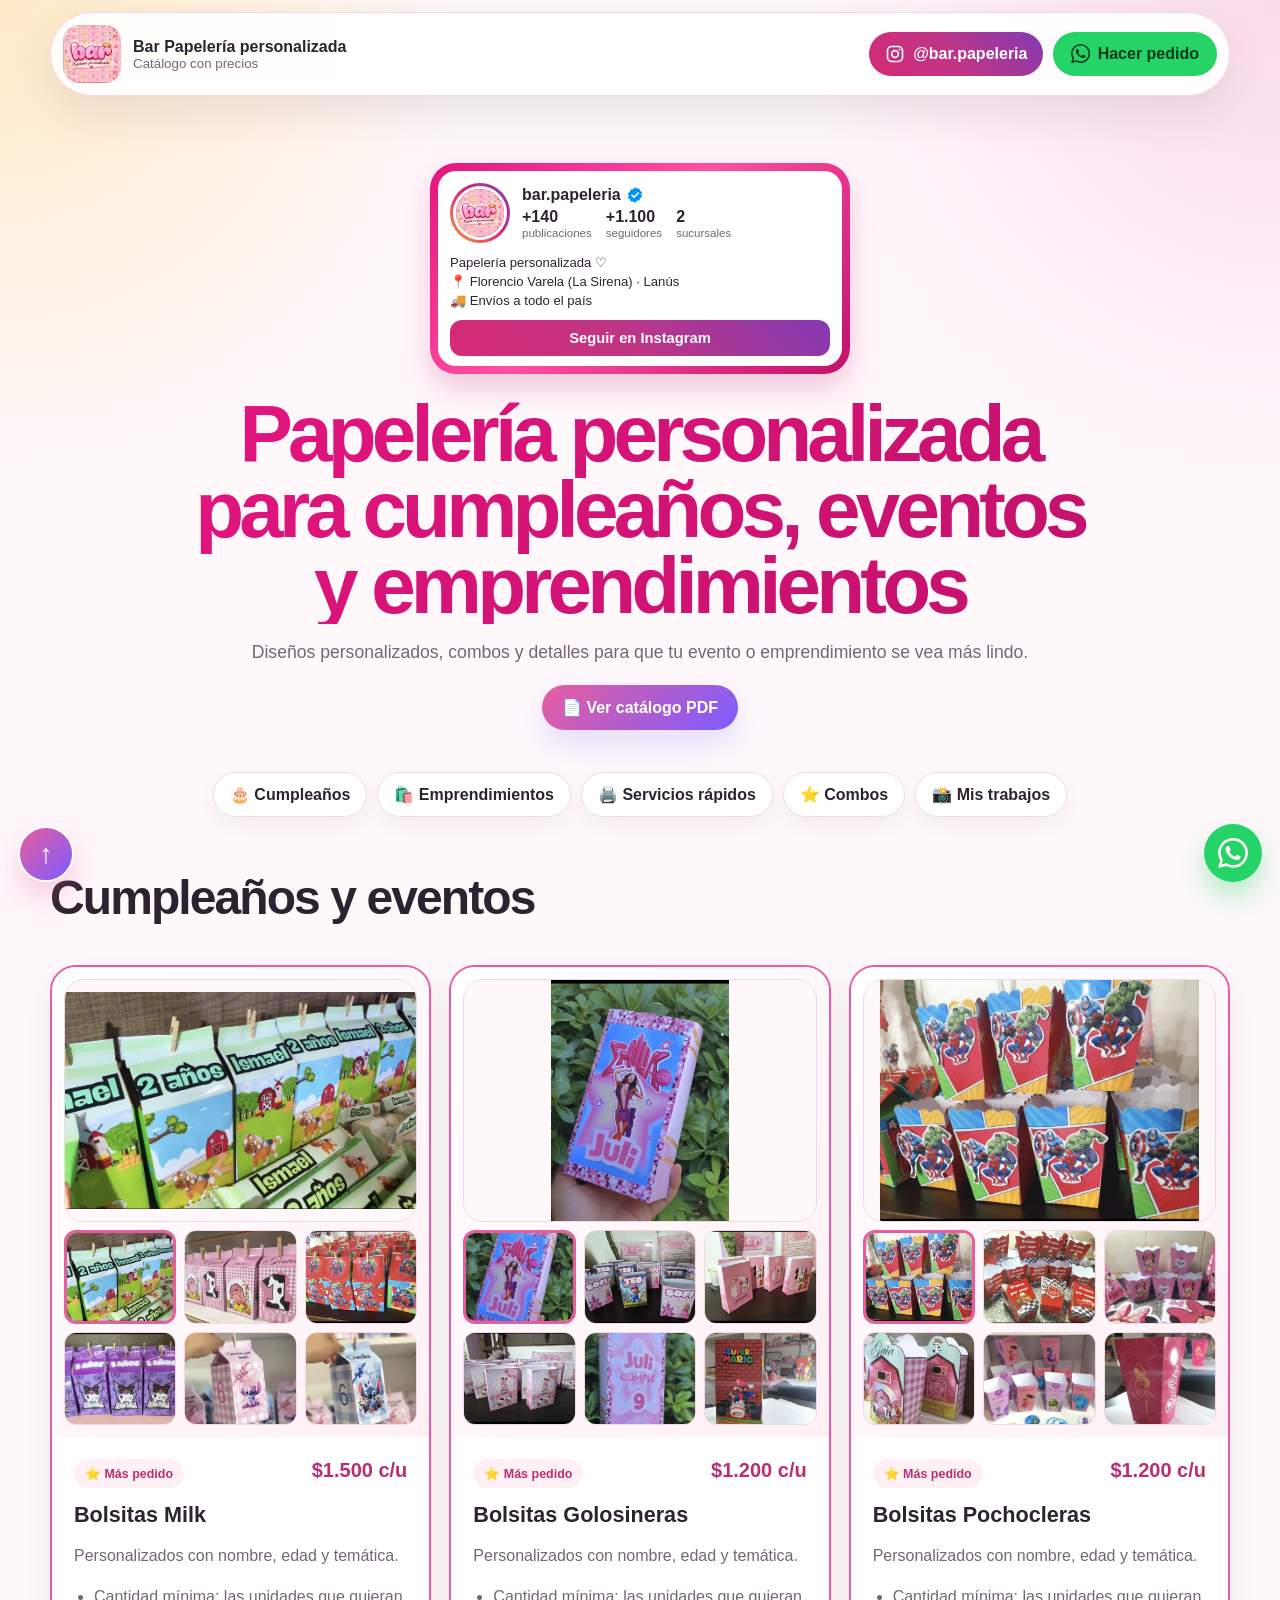
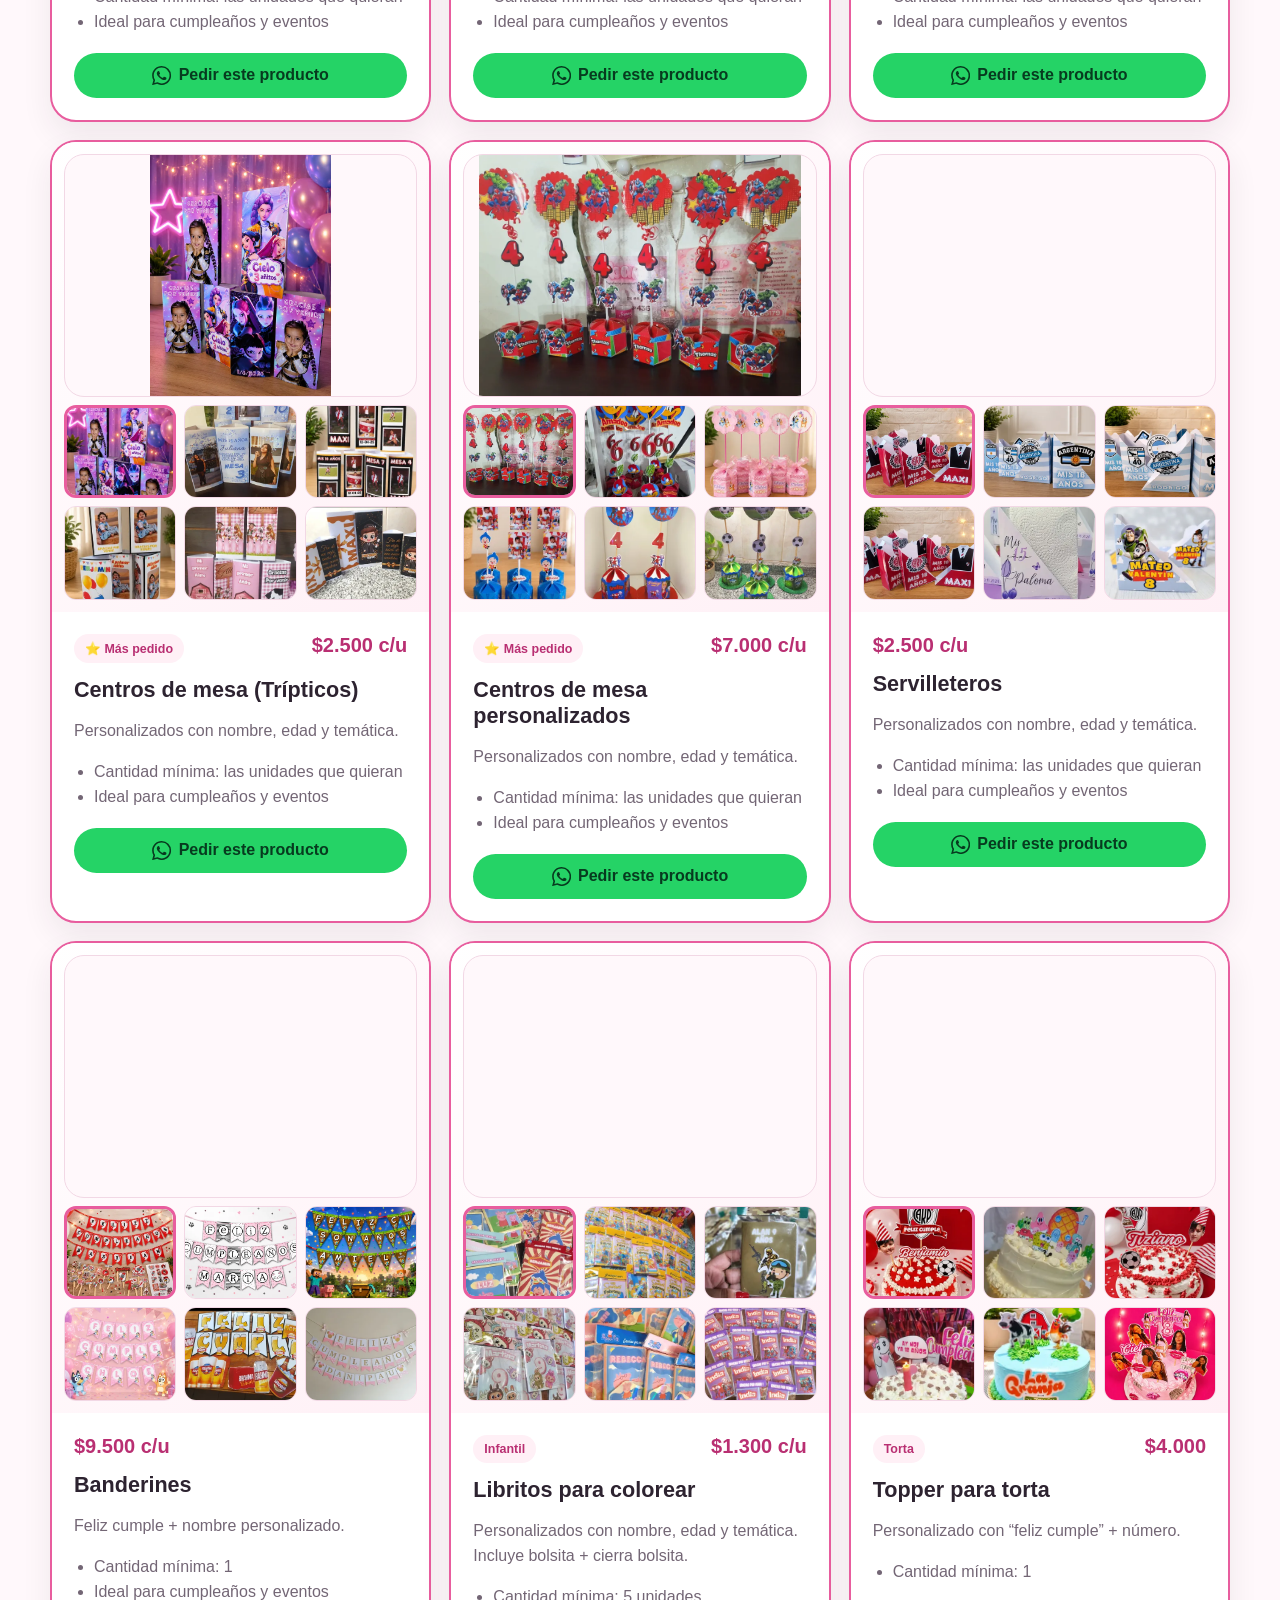
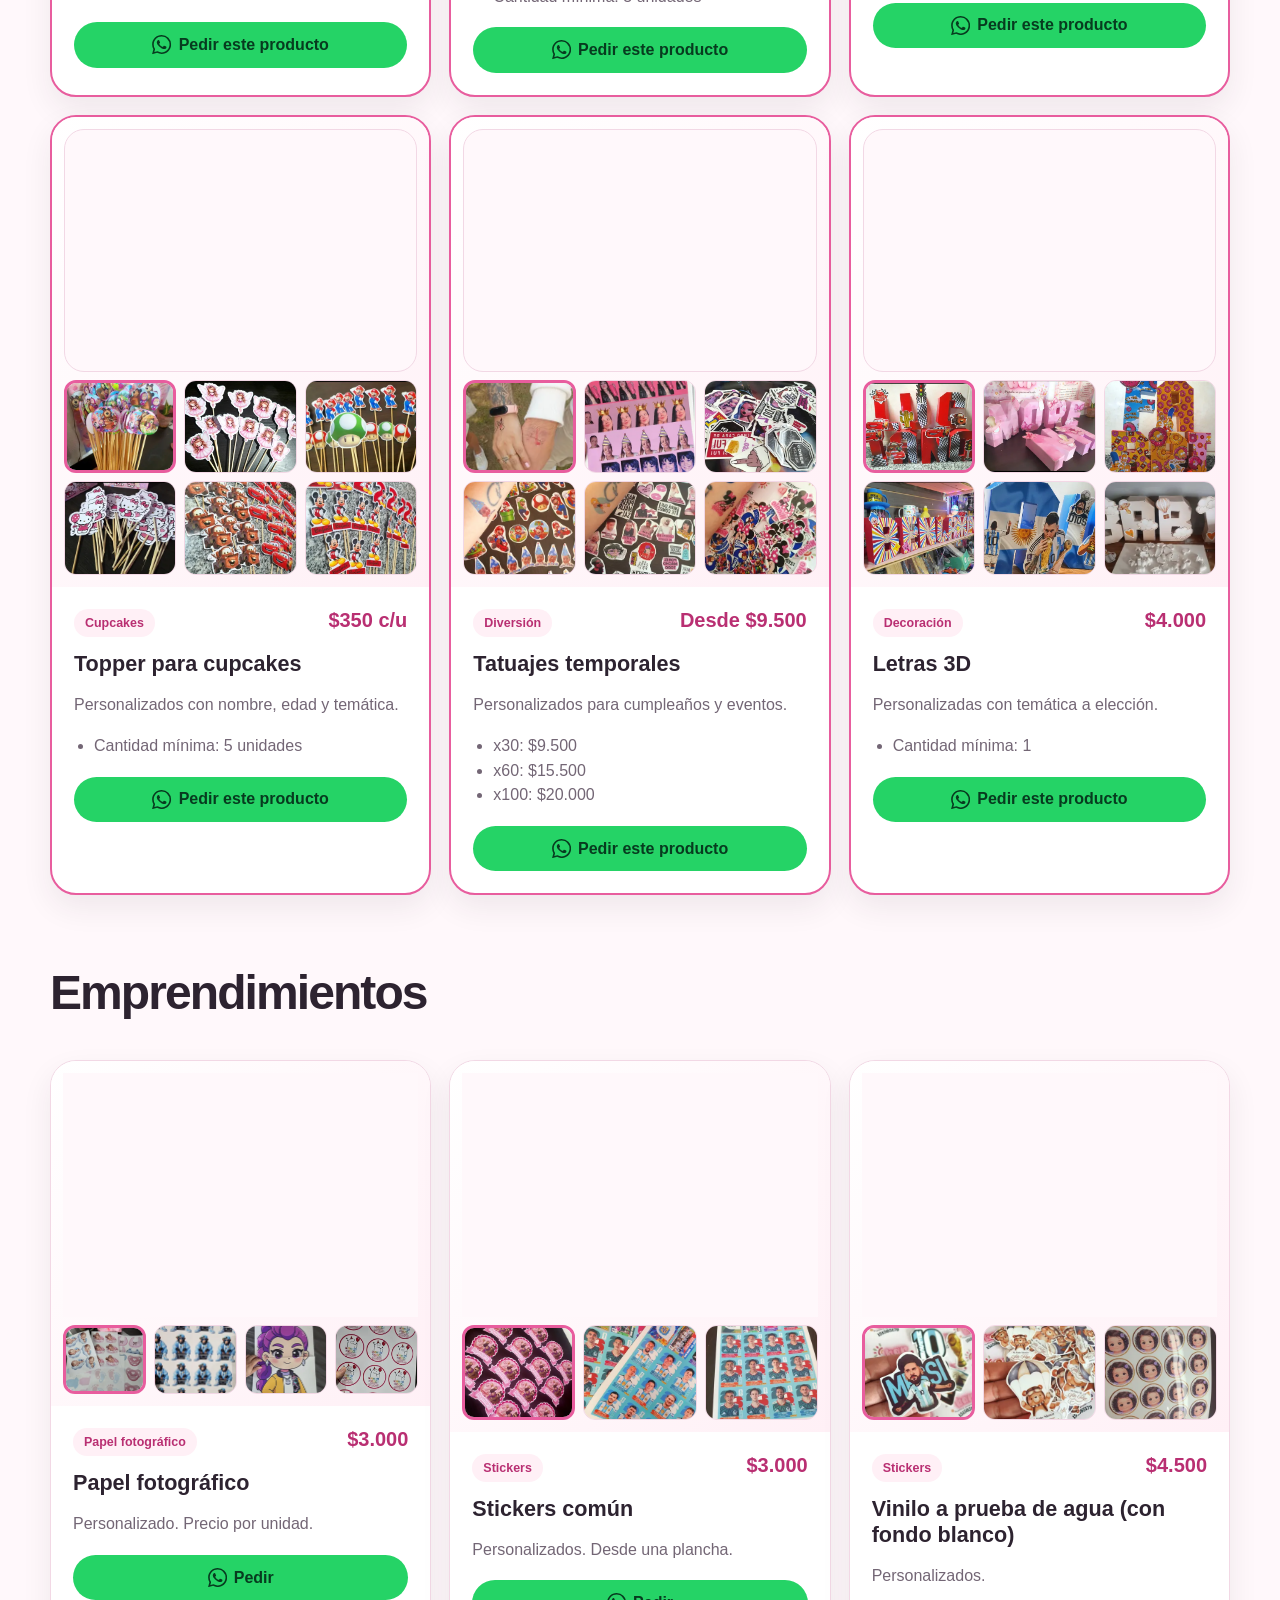
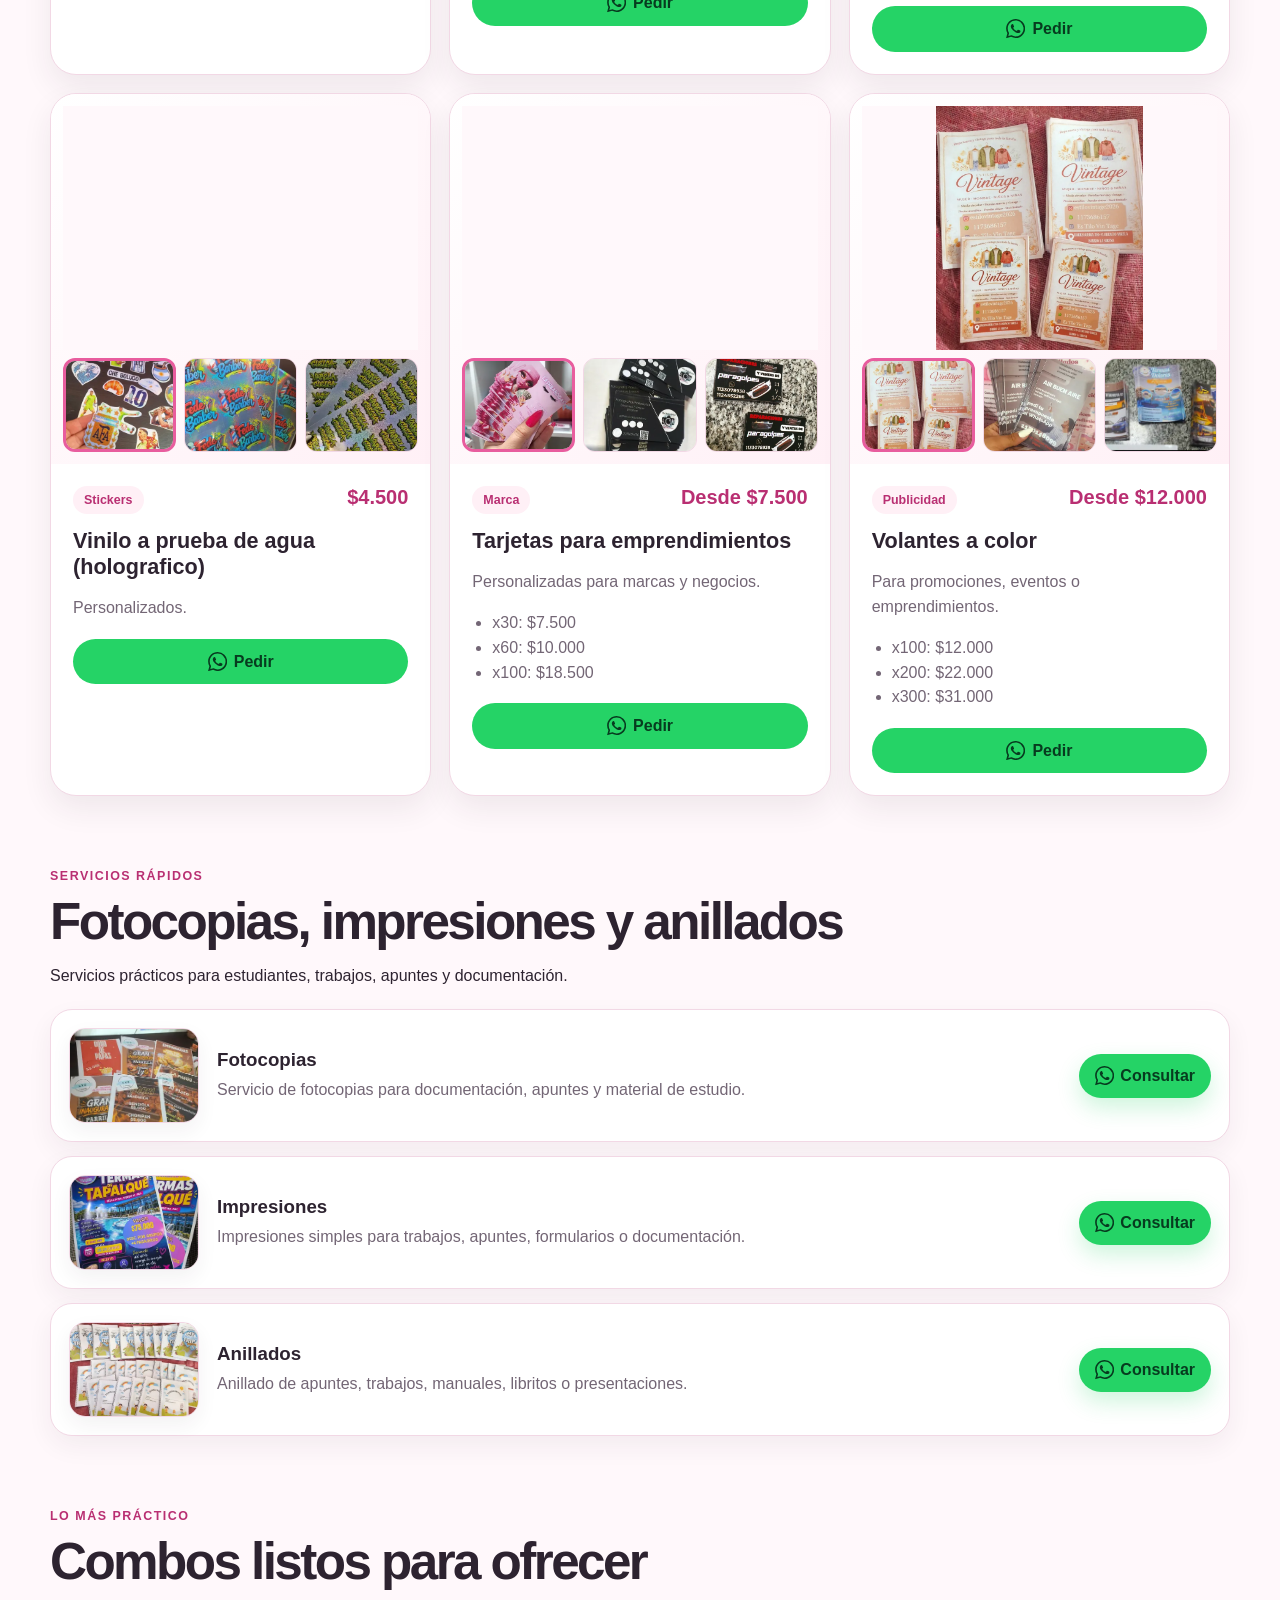
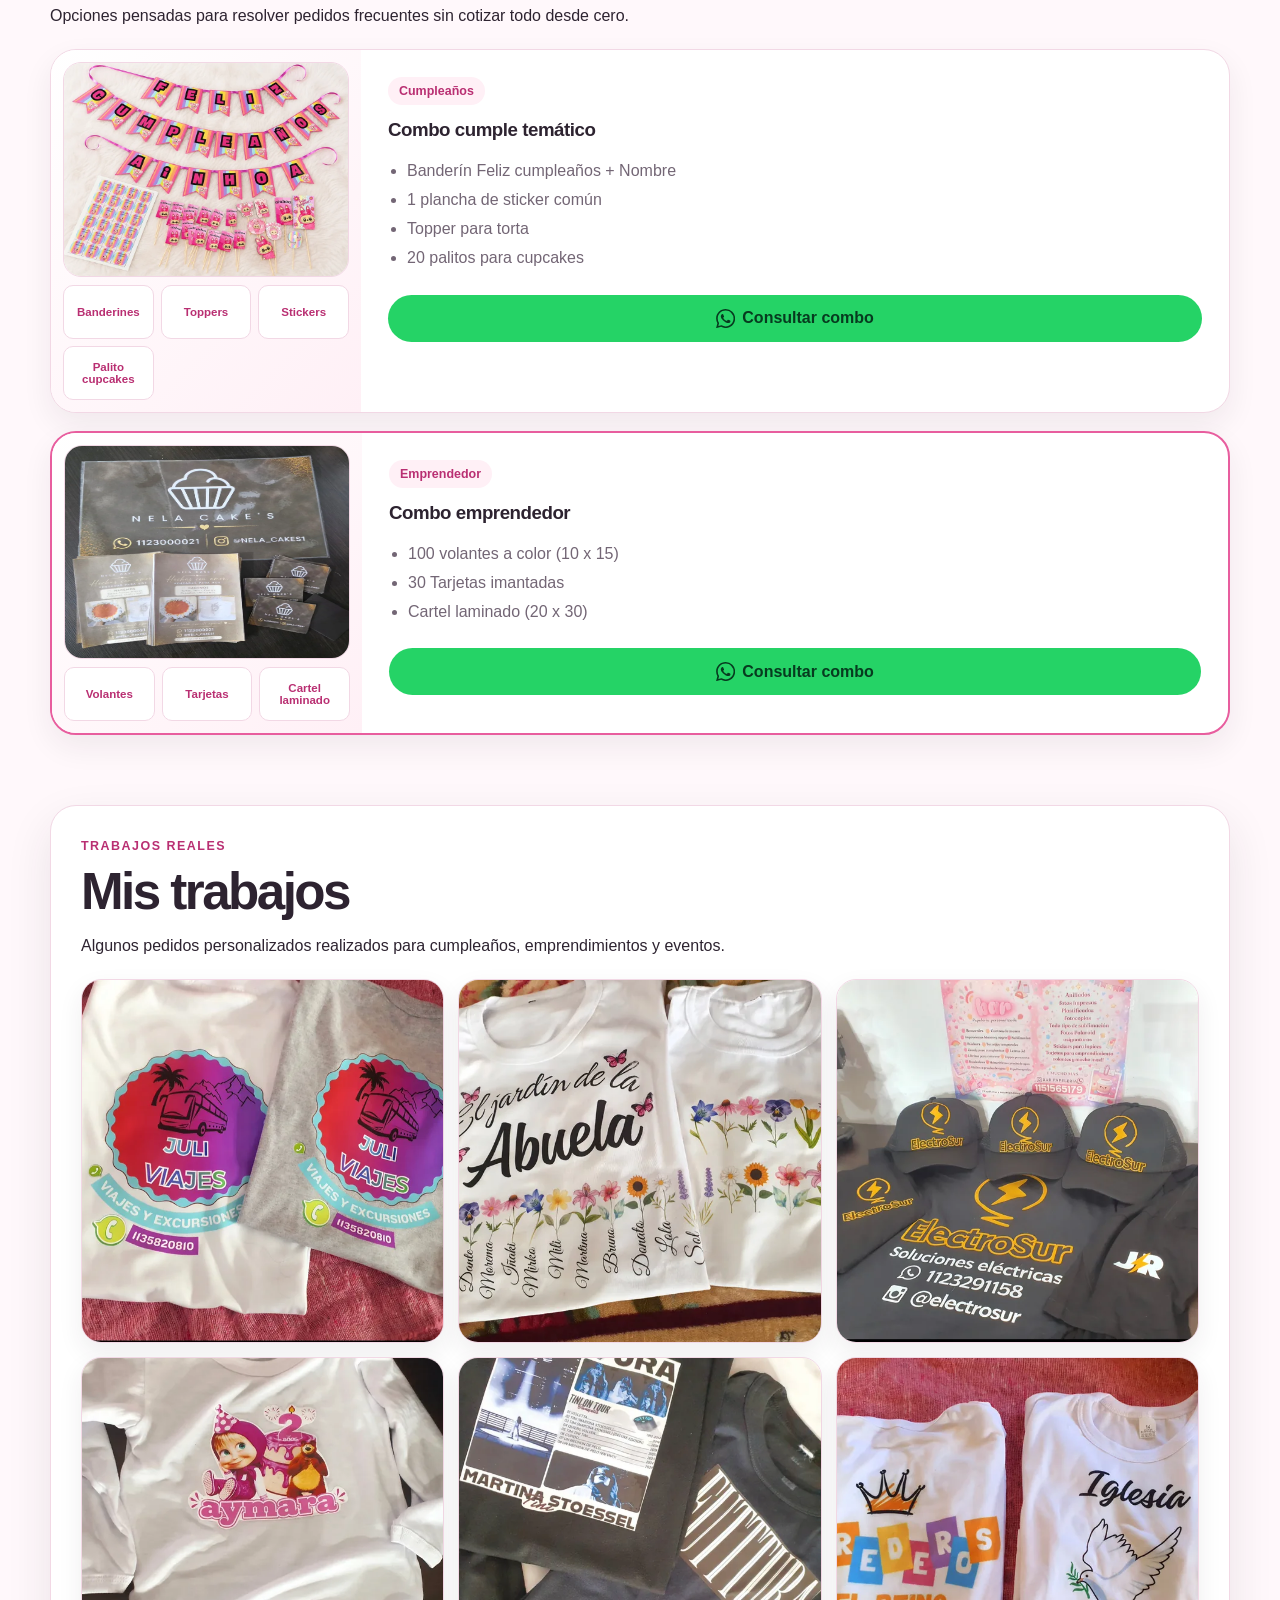
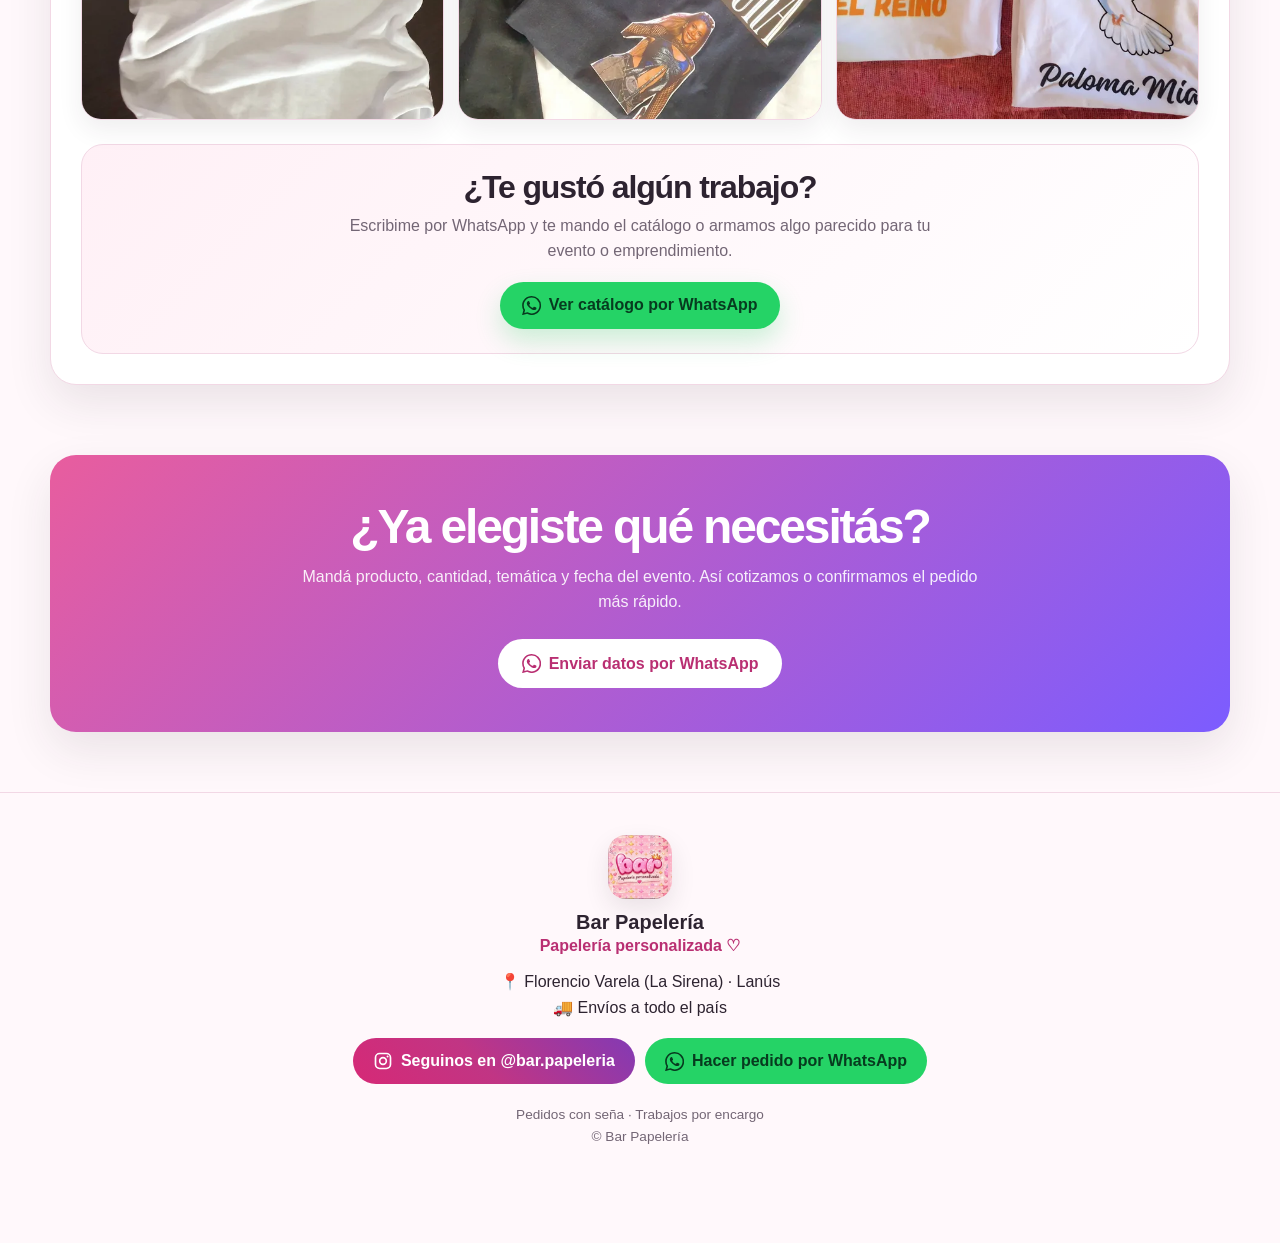
<file: public/index.html>
<!DOCTYPE html>
<html lang="es-AR">
<head>
  <meta charset="UTF-8" />
  <meta name="viewport" content="width=device-width, initial-scale=1.0" />
  <title>Bar Papelería Personalizada | Cumpleaños, Stickers y Emprendimientos</title>
  <meta name="description" content="Papelería personalizada con sucursales en Florencio Varela y Lanús. Bolsitas, toppers y stickers. Pedidos por WhatsApp e Instagram. Envíos a todo el país." />
  <link rel="canonical" href="https://bar-papeleria.netlify.app/" />
  <meta name="theme-color" content="#e85d9e" />

  <!-- Vista previa al compartir el link (WhatsApp, Instagram, Facebook, etc.) -->
  <meta property="og:type" content="website" />
  <meta property="og:locale" content="es_AR" />
  <meta property="og:site_name" content="Bar Papelería" />
  <meta property="og:title" content="Bar Papelería | Papelería personalizada" />
  <meta property="og:description" content="Papelería personalizada con sucursales en Florencio Varela y Lanús. Bolsitas, toppers y stickers. Pedidos por WhatsApp e Instagram. Envíos a todo el país." />
  <meta property="og:url" content="https://bar-papeleria.netlify.app/" />
  <meta property="og:image" content="https://bar-papeleria.netlify.app/img/og-image.jpg" />
  <meta property="og:image:width" content="1200" />
  <meta property="og:image:height" content="630" />
  <meta property="og:image:alt" content="Bar Papelería: bolsitas, centros de mesa, banderines y toppers personalizados" />
  <meta name="twitter:card" content="summary_large_image" />

  <!-- Datos estructurados: le describen el negocio a Google (schema.org) -->
  <script type="application/ld+json">
  {
    "@context": "https://schema.org",
    "@type": "Store",
    "name": "Bar Papelería",
    "alternateName": "Bar Papelería personalizada",
    "description": "Papelería personalizada con sucursales en Florencio Varela y Lanús. Bolsitas, toppers y stickers. Pedidos por WhatsApp e Instagram. Envíos a todo el país.",
    "url": "https://bar-papeleria.netlify.app/",
    "logo": "https://bar-papeleria.netlify.app/img/logo-bar.webp",
    "image": "https://bar-papeleria.netlify.app/img/og-image.jpg",
    "telephone": "+54 9 11 3891-9650",
    "sameAs": ["https://www.instagram.com/bar.papeleria/"],
    "address": {
      "@type": "PostalAddress",
      "addressLocality": "Florencio Varela",
      "addressRegion": "Buenos Aires",
      "addressCountry": "AR"
    },
    "location": [
      {
        "@type": "Place",
        "name": "Bar Papelería - Florencio Varela (La Sirena)",
        "address": { "@type": "PostalAddress", "addressLocality": "Florencio Varela", "addressRegion": "Buenos Aires", "addressCountry": "AR" }
      },
      {
        "@type": "Place",
        "name": "Bar Papelería - Lanús",
        "address": { "@type": "PostalAddress", "addressLocality": "Lanús", "addressRegion": "Buenos Aires", "addressCountry": "AR" }
      }
    ],
    "areaServed": { "@type": "Country", "name": "Argentina" },
    "contactPoint": {
      "@type": "ContactPoint",
      "contactType": "customer service",
      "telephone": "+54 9 11 3891-9650",
      "availableLanguage": "es"
    }
  }
  </script>

  <link rel="icon" href="/favicon.ico" sizes="any" />
  <link rel="icon" type="image/png" sizes="32x32" href="/img/favicon-32.png" />
  <link rel="apple-touch-icon" href="/img/apple-touch-icon.png" />
  <script>
    window.dataLayer = window.dataLayer || [];
    function gtag(){dataLayer.push(arguments);}
    gtag('js', new Date());

    gtag('config', 'G-47N0GQPXN0');

    // Google Analytics se descarga al primer scroll/toque (o a los 8 s si no hay
    // interacción), para no competir con la carga inicial en conexiones lentas.
    // Los eventos quedan en cola en dataLayer y se envían cuando termina de cargar.
    (function () {
      var loaded = false;
      function loadAnalytics() {
        if (loaded) return;
        loaded = true;
        var script = document.createElement('script');
        script.async = true;
        script.src = 'https://www.googletagmanager.com/gtag/js?id=G-47N0GQPXN0';
        document.head.appendChild(script);
      }
      ['scroll', 'pointerdown', 'touchstart', 'keydown'].forEach(function (eventName) {
        window.addEventListener(eventName, loadAnalytics, { once: true, passive: true });
      });
      window.addEventListener('load', function () { setTimeout(loadAnalytics, 8000); });
    })();
  </script>

  <link rel="stylesheet" href="./estilos.css" />
</head>
<body>

<!-- Ícono de WhatsApp (se reutiliza en todos los botones de pedido) -->
<svg width="0" height="0" style="position:absolute" aria-hidden="true" focusable="false">
  <symbol id="icon-whatsapp" viewBox="0 0 24 24"><path d="M17.472 14.382c-.297-.149-1.758-.867-2.03-.967-.273-.099-.471-.148-.67.15-.197.297-.767.966-.94 1.164-.173.199-.347.223-.644.075-.297-.15-1.255-.463-2.39-1.475-.883-.788-1.48-1.761-1.653-2.059-.173-.297-.018-.458.13-.606.134-.133.298-.347.446-.52.149-.174.198-.298.298-.497.099-.198.05-.371-.025-.52-.075-.149-.669-1.612-.916-2.207-.242-.579-.487-.5-.669-.51-.173-.008-.371-.01-.57-.01-.198 0-.52.074-.792.372-.272.297-1.04 1.016-1.04 2.479 0 1.462 1.065 2.875 1.213 3.074.149.198 2.096 3.2 5.077 4.487.709.306 1.262.489 1.694.625.712.227 1.36.195 1.871.118.571-.085 1.758-.719 2.006-1.413.248-.694.248-1.289.173-1.413-.074-.124-.272-.198-.57-.347m-5.421 7.403h-.004a9.87 9.87 0 01-5.031-1.378l-.361-.214-3.741.982.998-3.648-.235-.374a9.86 9.86 0 01-1.51-5.26c.001-5.45 4.436-9.884 9.888-9.884 2.64 0 5.122 1.03 6.988 2.898a9.825 9.825 0 012.893 6.994c-.003 5.45-4.437 9.884-9.885 9.884m8.413-18.297A11.815 11.815 0 0012.05 0C5.495 0 .16 5.335.157 11.892c0 2.096.547 4.142 1.588 5.945L.057 24l6.305-1.654a11.882 11.882 0 005.683 1.448h.005c6.554 0 11.89-5.335 11.893-11.893a11.821 11.821 0 00-3.48-8.413Z"/></symbol>
</svg>

<header id="inicio" class="topbar">
  <div class="brand">
    <img class="logo-img" src="./img/logo-bar-sm.webp" alt="Bar Papelería personalizada">
    <div>
      <strong>Bar Papelería personalizada</strong>
      <small>Catálogo con precios</small>
    </div>
  </div>

  <div class="topbar-actions">
    <a id="topInstagramButton" class="instagram" href="https://www.instagram.com/bar.papeleria/" target="_blank" rel="noopener" aria-label="Instagram @bar.papeleria">
      <svg viewBox="0 0 24 24" aria-hidden="true"><rect x="3" y="3" width="18" height="18" rx="5"/><circle cx="12" cy="12" r="4"/><circle class="instagram-dot" cx="17.5" cy="6.5" r="1.2"/></svg>
      <span class="instagram-text">@bar.papeleria</span>
    </a>

    <a id="topWhatsappButton" class="whatsapp" href="https://wa.me/549XXXXXXXXXX" target="_blank">
      <svg class="wa-icon" aria-hidden="true"><use href="#icon-whatsapp"/></svg>
      <span class="whatsapp-text-full">Hacer pedido</span>
      <span class="whatsapp-text-short">Pedir</span>
    </a>
  </div>
</header>

<main>
  <section class="hero">
    <a id="heroInstagramCard" class="ig-card" href="https://www.instagram.com/bar.papeleria/" target="_blank" rel="noopener">
      <div class="ig-card__inner">
        <div class="ig-card__top">
          <div class="ig-card__avatar"><img src="./img/logo-bar-sm.webp" alt="" width="64" height="64"></div>
          <div>
            <strong class="ig-card__user">bar.papeleria
              <svg class="ig-card__verified" viewBox="0 0 24 24" role="img" aria-label="Cuenta verificada"><path fill="#0095f6" d="M12 1.5l2.6 1.9 3.2-.2 1 3.1 2.6 1.9-1 3.1 1 3.1-2.6 1.9-1 3.1-3.2-.2L12 22.5l-2.6-1.9-3.2.2-1-3.1-2.6-1.9 1-3.1-1-3.1 2.6-1.9 1-3.1 3.2.2z"/><path d="M8 12.3l2.7 2.7L16.2 9.5" fill="none" stroke="#fff" stroke-width="2.2" stroke-linecap="round" stroke-linejoin="round"/></svg>
            </strong>
            <!-- Números redondeados a mano: actualizarlos cada tanto desde el perfil de Instagram. -->
            <div class="ig-card__stats">
              <div><b>+140</b> publicaciones</div>
              <div><b>+1.100</b> seguidores</div>
              <div><b>2</b> sucursales</div>
            </div>
          </div>
        </div>
        <p class="ig-card__bio">Papelería personalizada ♡<br>📍 Florencio Varela (La Sirena) · Lanús<br>🚚 Envíos a todo el país</p>
        <div class="ig-card__button">Seguir en Instagram</div>
      </div>
    </a>
    <h1>Papelería personalizada para cumpleaños, eventos y emprendimientos</h1>
    <p>
      Diseños personalizados, combos y detalles para que tu evento o emprendimiento se vea más lindo.
    </p>

    <div class="hero-actions">
      <a id="catalogPdfButton" class="catalog-pdf-button" href="/pdf/catalogo-bar-papeleria.pdf" target="_blank" rel="noopener">
        📄 Ver catálogo PDF
      </a>
    </div>
  </section>

<nav class="categories">
    <a href="#cumples">🎂 Cumpleaños</a>
    <a href="#emprendimientos">🛍️ Emprendimientos</a>
    <a href="#servicios-rapidos">🖨️ Servicios rápidos</a>
    <a href="#combos">⭐ Combos</a>
    <a href="#mis-trabajos">📸 Mis trabajos</a>
  </nav>

  <section id="cumples" class="section">
    <h2>Cumpleaños y eventos</h2>

    <div class="grid">

      <article id="bolsitas-milk" class="card featured">
        <div class="gallery">
          <img loading="lazy" decoding="async" class="main-img" src="./img/bolsitas-milk-1.webp" srcset="./img/md/bolsitas-milk-1.webp 800w, ./img/bolsitas-milk-1.webp 1080w" sizes="(max-width: 700px) 100vw, (max-width: 1000px) 50vw, 380px" alt="Bolsitas Milk">
          <div class="thumbs">
            <img loading="lazy" decoding="async" class="active" src="./img/thumbs/bolsitas-milk-1.webp" data-full="./img/bolsitas-milk-1.webp" data-sizes="(max-width: 700px) 100vw, (max-width: 1000px) 50vw, 380px" data-srcset="./img/md/bolsitas-milk-1.webp 800w, ./img/bolsitas-milk-1.webp 1080w" alt="Bolsitas Milk">
            <img loading="lazy" decoding="async" src="./img/thumbs/bolsitas-milk-2.webp" data-full="./img/bolsitas-milk-2.webp" data-sizes="(max-width: 700px) 95vw, (max-width: 1000px) 48vw, 361px" data-srcset="./img/md/bolsitas-milk-2.webp 800w, ./img/bolsitas-milk-2.webp 1080w" alt="Bolsitas Milk">
            <img loading="lazy" decoding="async" src="./img/thumbs/bolsitas-milk-3.webp" data-full="./img/bolsitas-milk-3.webp" data-sizes="(max-width: 700px) 90vw, (max-width: 1000px) 45vw, 342px" data-srcset="./img/md/bolsitas-milk-3.webp 800w, ./img/bolsitas-milk-3.webp 1080w" alt="Bolsitas Milk">
            <img loading="lazy" decoding="async" src="./img/thumbs/bolsitas-milk-4.webp" data-full="./img/bolsitas-milk-4.webp" data-sizes="(max-width: 700px) 100vw, (max-width: 1000px) 50vw, 380px" data-srcset="./img/md/bolsitas-milk-4.webp 800w, ./img/bolsitas-milk-4.webp 1080w" alt="Bolsitas Milk">
            <img loading="lazy" decoding="async" src="./img/thumbs/bolsitas-milk-5.webp" data-full="./img/bolsitas-milk-5.webp" data-sizes="(max-width: 700px) 53vw, (max-width: 1000px) 26vw, 201px" data-srcset="./img/md/bolsitas-milk-5.webp 612w, ./img/bolsitas-milk-5.webp 918w" alt="Bolsitas Milk">
            <img loading="lazy" decoding="async" src="./img/thumbs/bolsitas-milk-6.webp" data-full="./img/bolsitas-milk-6.webp" data-sizes="(max-width: 700px) 52vw, (max-width: 1000px) 26vw, 198px" data-srcset="./img/md/bolsitas-milk-6.webp 606w, ./img/bolsitas-milk-6.webp 909w" alt="Bolsitas Milk">
          </div>
        </div>
        <div class="content">
          <div class="top">
            <span class="pill">⭐ Más pedido</span>
            <strong class="price">$1.500 c/u</strong>
          </div>
          <h3>Bolsitas Milk</h3>
          <p>Personalizados con nombre, edad y temática.</p>
          <ul>
            <li>Cantidad mínima: las unidades que quieran</li>
            <li>Ideal para cumpleaños y eventos</li>
          </ul>
          <a href="https://wa.me/549XXXXXXXXXX?text=Hola! Quiero pedir Bolsitas Milk." target="_blank"><svg class="wa-icon" aria-hidden="true"><use href="#icon-whatsapp"/></svg> Pedir este producto</a>
        </div>
      </article>

      <article id="bolsitas-golosineras" class="card featured">
        <div class="gallery">
          <img loading="lazy" decoding="async" class="main-img" src="./img/bolsitas-golosineras-1.webp" srcset="./img/md/bolsitas-golosineras-1.webp 592w, ./img/bolsitas-golosineras-1.webp 888w" sizes="(max-width: 700px) 51vw, (max-width: 1000px) 26vw, 194px" alt="Bolsitas Golosineras">
          <div class="thumbs">
            <img loading="lazy" decoding="async" class="active" src="./img/thumbs/bolsitas-golosineras-1.webp" data-full="./img/bolsitas-golosineras-1.webp" data-sizes="(max-width: 700px) 51vw, (max-width: 1000px) 26vw, 194px" data-srcset="./img/md/bolsitas-golosineras-1.webp 592w, ./img/bolsitas-golosineras-1.webp 888w" alt="Bolsitas Golosineras">
            <img loading="lazy" decoding="async" src="./img/thumbs/bolsitas-golosineras-2.webp" data-full="./img/bolsitas-golosineras-2.webp" data-sizes="(max-width: 700px) 91vw, (max-width: 1000px) 46vw, 346px" data-srcset="./img/md/bolsitas-golosineras-2.webp 800w, ./img/bolsitas-golosineras-2.webp 1080w" alt="Bolsitas Golosineras">
            <img loading="lazy" decoding="async" src="./img/thumbs/bolsitas-golosineras-3.webp" data-full="./img/bolsitas-golosineras-3.webp" data-sizes="(max-width: 700px) 89vw, (max-width: 1000px) 44vw, 338px" data-srcset="./img/md/bolsitas-golosineras-3.webp 800w, ./img/bolsitas-golosineras-3.webp 1080w" alt="Bolsitas Golosineras">
            <img loading="lazy" decoding="async" src="./img/thumbs/bolsitas-golosineras-4.webp" data-full="./img/bolsitas-golosineras-4.webp" data-sizes="(max-width: 700px) 89vw, (max-width: 1000px) 44vw, 338px" data-srcset="./img/md/bolsitas-golosineras-4.webp 800w, ./img/bolsitas-golosineras-4.webp 1080w" alt="Bolsitas Golosineras">
            <img loading="lazy" decoding="async" src="./img/thumbs/bolsitas-golosineras-5.webp" data-full="./img/bolsitas-golosineras-5.webp" data-sizes="(max-width: 700px) 52vw, (max-width: 1000px) 26vw, 198px" data-srcset="./img/md/bolsitas-golosineras-5.webp 608w, ./img/bolsitas-golosineras-5.webp 913w" alt="Bolsitas Golosineras">
            <img loading="lazy" decoding="async" src="./img/thumbs/bolsitas-golosineras-6.webp" data-full="./img/bolsitas-golosineras-6.webp" data-sizes="(max-width: 700px) 58vw, (max-width: 1000px) 29vw, 220px" data-srcset="./img/md/bolsitas-golosineras-6.webp 680w, ./img/bolsitas-golosineras-6.webp 1020w" alt="Bolsitas Golosineras">
          </div>
        </div>
        <div class="content">
          <div class="top">
            <span class="pill">⭐ Más pedido</span>
            <strong class="price">$1.200 c/u</strong>
          </div>
          <h3>Bolsitas Golosineras</h3>
          <p>Personalizados con nombre, edad y temática.</p>
          <ul>
            <li>Cantidad mínima: las unidades que quieran</li>
            <li>Ideal para cumpleaños y eventos</li>
          </ul>
          <a href="https://wa.me/549XXXXXXXXXX?text=Hola! Quiero pedir Bolsitas Golosineras." target="_blank"><svg class="wa-icon" aria-hidden="true"><use href="#icon-whatsapp"/></svg> Pedir este producto</a>
        </div>
      </article>

      <article id="bolsitas-pochocleras" class="card featured">
        <div class="gallery">
          <img loading="lazy" decoding="async" class="main-img" src="./img/bolsitas-pochocleras-1.webp" srcset="./img/md/bolsitas-pochocleras-1.webp 800w, ./img/bolsitas-pochocleras-1.webp 1080w" sizes="(max-width: 700px) 91vw, (max-width: 1000px) 46vw, 346px" alt="Bolsitas pochocleras">
          <div class="thumbs">
            <img loading="lazy" decoding="async" class="active" src="./img/thumbs/bolsitas-pochocleras-1.webp" data-full="./img/bolsitas-pochocleras-1.webp" data-sizes="(max-width: 700px) 91vw, (max-width: 1000px) 46vw, 346px" data-srcset="./img/md/bolsitas-pochocleras-1.webp 800w, ./img/bolsitas-pochocleras-1.webp 1080w" alt="Bolsitas pochocleras">
            <img loading="lazy" decoding="async" src="./img/thumbs/bolsitas-pochocleras-2.webp" data-full="./img/bolsitas-pochocleras-2.webp" data-sizes="(max-width: 700px) 92vw, (max-width: 1000px) 46vw, 350px" data-srcset="./img/md/bolsitas-pochocleras-2.webp 800w, ./img/bolsitas-pochocleras-2.webp 1080w" alt="Bolsitas pochocleras">
            <img loading="lazy" decoding="async" src="./img/thumbs/bolsitas-pochocleras-3.webp" data-full="./img/bolsitas-pochocleras-3.webp" data-sizes="(max-width: 700px) 100vw, (max-width: 1000px) 50vw, 380px" data-srcset="./img/md/bolsitas-pochocleras-3.webp 800w, ./img/bolsitas-pochocleras-3.webp 1080w" alt="Bolsitas pochocleras">
            <img loading="lazy" decoding="async" src="./img/thumbs/bolsitas-pochocleras-4.webp" data-full="./img/bolsitas-pochocleras-4.webp" data-sizes="(max-width: 700px) 56vw, (max-width: 1000px) 28vw, 213px" data-srcset="./img/md/bolsitas-pochocleras-4.webp 657w, ./img/bolsitas-pochocleras-4.webp 985w" alt="Bolsitas pochocleras">
            <img loading="lazy" decoding="async" src="./img/thumbs/bolsitas-pochocleras-5.webp" data-full="./img/bolsitas-pochocleras-5.webp" data-sizes="(max-width: 700px) 100vw, (max-width: 1000px) 50vw, 380px" data-srcset="./img/md/bolsitas-pochocleras-5.webp 800w, ./img/bolsitas-pochocleras-5.webp 1080w" alt="Bolsitas pochocleras">
            <img loading="lazy" decoding="async" src="./img/thumbs/bolsitas-pochocleras-6.webp" data-full="./img/bolsitas-pochocleras-6.webp" data-sizes="(max-width: 700px) 51vw, (max-width: 1000px) 26vw, 194px" data-srcset="./img/md/bolsitas-pochocleras-6.webp 597w, ./img/bolsitas-pochocleras-6.webp 895w" alt="Bolsitas pochocleras">
          </div>
        </div>
        <div class="content">
          <div class="top">
            <span class="pill">⭐ Más pedido</span>
            <strong class="price">$1.200 c/u</strong>
          </div>
          <h3>Bolsitas Pochocleras</h3>
          <p>Personalizados con nombre, edad y temática.</p>
          <ul>
            <li>Cantidad mínima: las unidades que quieran</li>
            <li>Ideal para cumpleaños y eventos</li>
          </ul>
          <a href="https://wa.me/549XXXXXXXXXX?text=Hola! Quiero pedir Bolsitas Pochocleras." target="_blank"><svg class="wa-icon" aria-hidden="true"><use href="#icon-whatsapp"/></svg> Pedir este producto</a>
        </div>
      </article>

      <article id="centros-tripticos" class="card featured">
        <div class="gallery">
          <img loading="lazy" decoding="async" class="main-img" src="./img/centro-1-triptico.webp" srcset="./img/md/centro-1-triptico.webp 600w, ./img/centro-1-triptico.webp 900w" sizes="(max-width: 700px) 52vw, (max-width: 1000px) 26vw, 198px" alt="Centros de mesa (Trípticos)">
          <div class="thumbs">
            <img loading="lazy" decoding="async" class="active" src="./img/thumbs/centro-1-triptico.webp" data-full="./img/centro-1-triptico.webp" data-sizes="(max-width: 700px) 52vw, (max-width: 1000px) 26vw, 198px" data-srcset="./img/md/centro-1-triptico.webp 600w, ./img/centro-1-triptico.webp 900w" alt="Centros de mesa (Trípticos)">
            <img loading="lazy" decoding="async" src="./img/thumbs/centro-2-triptico.webp" data-full="./img/centro-2-triptico.webp" data-sizes="(max-width: 700px) 92vw, (max-width: 1000px) 46vw, 350px" data-srcset="./img/md/centro-2-triptico.webp 800w, ./img/centro-2-triptico.webp 1200w" alt="Centros de mesa (Trípticos)">
            <img loading="lazy" decoding="async" src="./img/thumbs/centro-3-triptico.webp" data-full="./img/centro-3-triptico.webp" data-sizes="(max-width: 700px) 52vw, (max-width: 1000px) 26vw, 198px" data-srcset="./img/md/centro-3-triptico.webp 600w, ./img/centro-3-triptico.webp 900w" alt="Centros de mesa (Trípticos)">
            <img loading="lazy" decoding="async" src="./img/thumbs/centro-4-triptico.webp" data-full="./img/centro-4-triptico.webp" data-sizes="(max-width: 700px) 51vw, (max-width: 1000px) 26vw, 194px" data-srcset="./img/md/centro-4-triptico.webp 599w, ./img/centro-4-triptico.webp 898w" alt="Centros de mesa (Trípticos)">
            <img loading="lazy" decoding="async" src="./img/thumbs/centro-5-triptico.webp" data-full="./img/centro-5-triptico.webp" data-sizes="(max-width: 700px) 53vw, (max-width: 1000px) 26vw, 201px" data-srcset="./img/md/centro-5-triptico.webp 615w, ./img/centro-5-triptico.webp 922w" alt="Centros de mesa (Trípticos)">
            <img loading="lazy" decoding="async" src="./img/thumbs/centro-6-triptico.webp" data-full="./img/centro-6-triptico.webp" data-sizes="(max-width: 700px) 100vw, (max-width: 1000px) 50vw, 380px" data-srcset="./img/md/centro-6-triptico.webp 800w, ./img/centro-6-triptico.webp 1200w" alt="Centros de mesa (Trípticos)">
          </div>
        </div>
        <div class="content">
          <div class="top">
            <span class="pill">⭐ Más pedido</span>
            <strong class="price">$2.500 c/u</strong>
          </div>
          <h3>Centros de mesa (Trípticos)</h3>
          <p>Personalizados con nombre, edad y temática.</p>
          <ul>
            <li>Cantidad mínima: las unidades que quieran</li>
            <li>Ideal para cumpleaños y eventos</li>
          </ul>
          <a href="https://wa.me/549XXXXXXXXXX?text=Hola! Quiero pedir centros de mesa (Tríptico)." target="_blank"><svg class="wa-icon" aria-hidden="true"><use href="#icon-whatsapp"/></svg> Pedir este producto</a>
        </div>
      </article>

      <article id="centros-personalizados" class="card featured">
        <div class="gallery">
          <img loading="lazy" decoding="async" class="main-img" src="./img/centro-1-personalizado.webp" srcset="./img/md/centro-1-personalizado.webp 800w, ./img/centro-1-personalizado.webp 1200w" sizes="(max-width: 700px) 92vw, (max-width: 1000px) 46vw, 350px" alt="Centros de mesa personalizados">
          <div class="thumbs">
            <img loading="lazy" decoding="async" class="active" src="./img/thumbs/centro-1-personalizado.webp" data-full="./img/centro-1-personalizado.webp" data-sizes="(max-width: 700px) 92vw, (max-width: 1000px) 46vw, 350px" data-srcset="./img/md/centro-1-personalizado.webp 800w, ./img/centro-1-personalizado.webp 1200w" alt="Centros de mesa personalizados">
            <img loading="lazy" decoding="async" src="./img/thumbs/centro-2-personalizado.webp" data-full="./img/centro-2-personalizado.webp" data-sizes="(max-width: 700px) 52vw, (max-width: 1000px) 26vw, 198px" data-srcset="./img/md/centro-2-personalizado.webp 600w, ./img/centro-2-personalizado.webp 900w" alt="Centros de mesa personalizados" class="">
            <img loading="lazy" decoding="async" src="./img/thumbs/centro-3-personalizado.webp" data-full="./img/centro-3-personalizado.webp" data-sizes="(max-width: 700px) 52vw, (max-width: 1000px) 26vw, 198px" data-srcset="./img/md/centro-3-personalizado.webp 600w, ./img/centro-3-personalizado.webp 900w" alt="Centros de mesa personalizados" class="">
            <img loading="lazy" decoding="async" src="./img/thumbs/centro-4-personalizado.webp" data-full="./img/centro-4-personalizado.webp" data-sizes="(max-width: 700px) 49vw, (max-width: 1000px) 24vw, 186px" data-srcset="./img/md/centro-4-personalizado.webp 565w, ./img/centro-4-personalizado.webp 848w" alt="Centros de mesa personalizados" class="">
            <img loading="lazy" decoding="async" src="./img/thumbs/centro-5-personalizado.webp" data-full="./img/centro-5-personalizado.webp" data-sizes="(max-width: 700px) 54vw, (max-width: 1000px) 27vw, 205px" data-srcset="./img/md/centro-5-personalizado.webp 624w, ./img/centro-5-personalizado.webp 936w" alt="Centros de mesa personalizados" class="">
            <img loading="lazy" decoding="async" src="./img/thumbs/centro-6-personalizado.webp" data-full="./img/centro-6-personalizado.webp" data-sizes="(max-width: 700px) 54vw, (max-width: 1000px) 27vw, 205px" data-srcset="./img/md/centro-6-personalizado.webp 623w, ./img/centro-6-personalizado.webp 935w" alt="Centros de mesa personalizados" class="">
          </div>
        </div>
        <div class="content">
          <div class="top">
            <span class="pill">⭐ Más pedido</span>
            <strong class="price">$7.000 c/u</strong>
          </div>
          <h3>Centros de mesa personalizados</h3>
          <p>Personalizados con nombre, edad y temática.</p>
          <ul>
            <li>Cantidad mínima: las unidades que quieran</li>
            <li>Ideal para cumpleaños y eventos</li>
          </ul>
          <a href="https://wa.me/549XXXXXXXXXX?text=Hola! Quiero pedir centros de mesa personalizados." target="_blank"><svg class="wa-icon" aria-hidden="true"><use href="#icon-whatsapp"/></svg> Pedir este producto</a>
        </div>
      </article>

      <article id="servilleteros" class="card featured">
        <div class="gallery">
          <img loading="lazy" decoding="async" class="main-img" src="./img/servilleteros-1.webp" srcset="./img/md/servilleteros-1.webp 800w, ./img/servilleteros-1.webp 1200w" sizes="(max-width: 700px) 92vw, (max-width: 1000px) 46vw, 350px" alt="Servilleteros">
          <div class="thumbs">
            <img loading="lazy" decoding="async" class="active" src="./img/thumbs/servilleteros-1.webp" data-full="./img/servilleteros-1.webp" data-sizes="(max-width: 700px) 92vw, (max-width: 1000px) 46vw, 350px" data-srcset="./img/md/servilleteros-1.webp 800w, ./img/servilleteros-1.webp 1200w" alt="Servilleteros">
            <img loading="lazy" decoding="async" src="./img/thumbs/servilleteros-2.webp" data-full="./img/servilleteros-2.webp" data-sizes="(max-width: 700px) 92vw, (max-width: 1000px) 46vw, 350px" data-srcset="./img/md/servilleteros-2.webp 800w, ./img/servilleteros-2.webp 1200w" alt="Servilleteros">
            <img loading="lazy" decoding="async" src="./img/thumbs/servilleteros-3.webp" data-full="./img/servilleteros-3.webp" data-sizes="(max-width: 700px) 92vw, (max-width: 1000px) 46vw, 350px" data-srcset="./img/md/servilleteros-3.webp 800w, ./img/servilleteros-3.webp 1200w" alt="Servilleteros">
            <img loading="lazy" decoding="async" src="./img/thumbs/servilleteros-4.webp" data-full="./img/servilleteros-4.webp" data-sizes="(max-width: 700px) 92vw, (max-width: 1000px) 46vw, 350px" data-srcset="./img/md/servilleteros-4.webp 800w, ./img/servilleteros-4.webp 1200w" alt="Servilleteros">
            <img loading="lazy" decoding="async" src="./img/thumbs/servilleteros-5.webp" data-full="./img/servilleteros-5.webp" data-sizes="(max-width: 700px) 52vw, (max-width: 1000px) 26vw, 198px" data-srcset="./img/md/servilleteros-5.webp 600w, ./img/servilleteros-5.webp 736w" alt="Servilleteros">
            <img loading="lazy" decoding="async" src="./img/thumbs/servilleteros-6.webp" data-full="./img/servilleteros-6.webp" data-sizes="(max-width: 700px) 55vw, (max-width: 1000px) 28vw, 209px" data-srcset="./img/md/servilleteros-6.webp 640w, ./img/servilleteros-6.webp 736w" alt="Servilleteros">
          </div>
        </div>
        <div class="content">
          <div class="top">
            <strong class="price">$2.500 c/u</strong>
          </div>
          <h3>Servilleteros</h3>
          <p>Personalizados con nombre, edad y temática.</p>
          <ul>
            <li>Cantidad mínima: las unidades que quieran</li>
            <li>Ideal para cumpleaños y eventos</li>
          </ul>
          <a href="https://wa.me/549XXXXXXXXXX?text=Hola! Quiero pedir servilleteros personalizados." target="_blank"><svg class="wa-icon" aria-hidden="true"><use href="#icon-whatsapp"/></svg> Pedir este producto</a>
        </div>
      </article>

      <article id="banderines" class="card featured">
        <div class="gallery">
          <img loading="lazy" decoding="async" class="main-img" src="./img/banderines-1.webp" srcset="./img/md/banderines-1.webp 768w" sizes="(max-width: 700px) 100vw, (max-width: 1000px) 50vw, 380px" alt="Banderines">
          <div class="thumbs">
            <img loading="lazy" decoding="async" class="active" src="./img/thumbs/banderines-1.webp" data-full="./img/banderines-1.webp" data-sizes="(max-width: 700px) 100vw, (max-width: 1000px) 50vw, 380px" data-srcset="./img/md/banderines-1.webp 768w" alt="Banderines">
            <img loading="lazy" decoding="async" src="./img/thumbs/banderines-2.webp" data-full="./img/banderines-2.webp" data-sizes="(max-width: 700px) 92vw, (max-width: 1000px) 46vw, 350px" data-srcset="./img/md/banderines-2.webp 800w, ./img/banderines-2.webp 1200w" alt="Banderines">
            <img loading="lazy" decoding="async" src="./img/thumbs/banderines-3.webp" data-full="./img/banderines-3.webp" data-sizes="(max-width: 700px) 92vw, (max-width: 1000px) 46vw, 350px" data-srcset="./img/md/banderines-3.webp 800w, ./img/banderines-3.webp 1200w" alt="Banderines">
            <img loading="lazy" decoding="async" src="./img/thumbs/banderines-4.webp" data-full="./img/banderines-4.webp" data-sizes="(max-width: 700px) 92vw, (max-width: 1000px) 46vw, 350px" data-srcset="./img/md/banderines-4.webp 800w, ./img/banderines-4.webp 1200w" alt="Banderines">
            <img loading="lazy" decoding="async" src="./img/thumbs/banderines-5.webp" data-full="./img/banderines-5.webp" data-sizes="(max-width: 700px) 100vw, (max-width: 1000px) 50vw, 380px" data-srcset="./img/md/banderines-5.webp 800w, ./img/banderines-5.webp 1200w" alt="Banderines">
            <img loading="lazy" decoding="async" src="./img/thumbs/banderines-6.webp" data-full="./img/banderines-6.webp" data-sizes="(max-width: 700px) 92vw, (max-width: 1000px) 46vw, 350px" data-srcset="./img/md/banderines-6.webp 736w" alt="Banderines">
          </div>
        </div>
        <div class="content">
          <div class="top">
            <strong class="price">$9.500 c/u</strong>
          </div>
          <h3>Banderines</h3>
          <p>Feliz cumple + nombre personalizado.</p>
          <ul>
            <li>Cantidad mínima: 1</li>
            <li>Ideal para cumpleaños y eventos</li>
          </ul>
          <a href="https://wa.me/549XXXXXXXXXX?text=Hola! Quiero pedir banderines personalizados." target="_blank"><svg class="wa-icon" aria-hidden="true"><use href="#icon-whatsapp"/></svg> Pedir este producto</a>
        </div>
      </article>

      <article id="libritos-colorear" class="card featured">
        <div class="gallery">
          <img loading="lazy" decoding="async" class="main-img" src="./img/libritos-1.webp" srcset="./img/md/libritos-1.webp 583w, ./img/libritos-1.webp 874w" sizes="(max-width: 700px) 50vw, (max-width: 1000px) 25vw, 190px" alt="Libritos para colorear">

          <div class="thumbs">
            <img loading="lazy" decoding="async" class="active" src="./img/thumbs/libritos-1.webp" data-full="./img/libritos-1.webp" data-sizes="(max-width: 700px) 50vw, (max-width: 1000px) 25vw, 190px" data-srcset="./img/md/libritos-1.webp 583w, ./img/libritos-1.webp 874w" alt="Libritos para colorear">
            <img loading="lazy" decoding="async" src="./img/thumbs/libritos-2.webp" data-full="./img/libritos-2.webp" data-sizes="(max-width: 700px) 51vw, (max-width: 1000px) 26vw, 194px" data-srcset="./img/md/libritos-2.webp 596w, ./img/libritos-2.webp 894w" alt="Libritos para colorear">
            <img loading="lazy" decoding="async" src="./img/thumbs/libritos-3.webp" data-full="./img/libritos-3.webp" data-sizes="(max-width: 700px) 51vw, (max-width: 1000px) 26vw, 194px" data-srcset="./img/md/libritos-3.webp 593w, ./img/libritos-3.webp 889w" alt="Libritos para colorear">
            <img loading="lazy" decoding="async" src="./img/thumbs/libritos-4.webp" data-full="./img/libritos-4.webp" data-sizes="(max-width: 700px) 52vw, (max-width: 1000px) 26vw, 198px" data-srcset="./img/md/libritos-4.webp 601w, ./img/libritos-4.webp 901w" alt="Libritos para colorear">
            <img loading="lazy" decoding="async" src="./img/thumbs/libritos-5.webp" data-full="./img/libritos-5.webp" data-sizes="(max-width: 700px) 52vw, (max-width: 1000px) 26vw, 198px" data-srcset="./img/md/libritos-5.webp 599w, ./img/libritos-5.webp 899w" alt="Libritos para colorear">
            <img loading="lazy" decoding="async" src="./img/thumbs/libritos-6.webp" data-full="./img/libritos-6.webp" data-sizes="(max-width: 700px) 51vw, (max-width: 1000px) 26vw, 194px" data-srcset="./img/md/libritos-6.webp 598w, ./img/libritos-6.webp 896w" alt="Libritos para colorear">
          </div>
        </div>

        <div class="content">
          <div class="top">
            <span class="pill">Infantil</span>
            <strong class="price">$1.300 c/u</strong>
          </div>

          <h3>Libritos para colorear</h3>

          <p>Personalizados con nombre, edad y temática. Incluye bolsita + cierra bolsita.</p>

          <ul>
            <li>Cantidad mínima: 5 unidades</li>
          </ul>

          <a href="https://wa.me/549XXXXXXXXXX?text=Hola! Quiero pedir libritos para colorear." target="_blank">
            <svg class="wa-icon" aria-hidden="true"><use href="#icon-whatsapp"/></svg> Pedir este producto
          </a>
        </div>
      </article>

      <article id="topper-torta" class="card featured">
        <div class="gallery">
          <img loading="lazy" decoding="async" class="main-img" src="./img/topper-torta-1.webp" srcset="./img/md/topper-torta-1.webp 600w, ./img/topper-torta-1.webp 900w" sizes="(max-width: 700px) 52vw, (max-width: 1000px) 26vw, 198px" alt="Topper para torta">

          <div class="thumbs">
            <img loading="lazy" decoding="async" class="active" src="./img/thumbs/topper-torta-1.webp" data-full="./img/topper-torta-1.webp" data-sizes="(max-width: 700px) 52vw, (max-width: 1000px) 26vw, 198px" data-srcset="./img/md/topper-torta-1.webp 600w, ./img/topper-torta-1.webp 900w" alt="Topper para torta">
            <img loading="lazy" decoding="async" src="./img/thumbs/topper-torta-2.webp" data-full="./img/topper-torta-2.webp" data-sizes="(max-width: 700px) 51vw, (max-width: 1000px) 26vw, 194px" data-srcset="./img/md/topper-torta-2.webp 432w" alt="Topper para torta">
            <img loading="lazy" decoding="async" src="./img/thumbs/topper-torta-3.webp" data-full="./img/topper-torta-3.webp" data-sizes="(max-width: 700px) 52vw, (max-width: 1000px) 26vw, 198px" data-srcset="./img/md/topper-torta-3.webp 600w, ./img/topper-torta-3.webp 900w" alt="Topper para torta">
            <img loading="lazy" decoding="async" src="./img/thumbs/topper-torta-4.webp" data-full="./img/topper-torta-4.webp" data-sizes="(max-width: 700px) 52vw, (max-width: 1000px) 26vw, 198px" data-srcset="./img/md/topper-torta-4.webp 439w" alt="Topper para torta">
            <img loading="lazy" decoding="async" src="./img/thumbs/topper-torta-5.webp" data-full="./img/topper-torta-5.webp" data-sizes="(max-width: 700px) 39vw, (max-width: 1000px) 20vw, 148px" data-srcset="./img/md/topper-torta-5.webp 450w, ./img/topper-torta-5.webp 675w" alt="Topper para torta">
            <img loading="lazy" decoding="async" src="./img/thumbs/topper-torta-6.webp" data-full="./img/topper-torta-6.webp" data-sizes="(max-width: 700px) 56vw, (max-width: 1000px) 28vw, 213px" data-srcset="./img/md/topper-torta-6.webp 647w, ./img/topper-torta-6.webp 970w" alt="Topper para torta">
          </div>
        </div>

        <div class="content">
          <div class="top">
            <span class="pill">Torta</span>
            <strong class="price">$4.000</strong>
          </div>

          <h3>Topper para torta</h3>

          <p>Personalizado con “feliz cumple” + número.</p>

          <ul>
            <li>Cantidad mínima: 1</li>
          </ul>

          <a href="https://wa.me/549XXXXXXXXXX?text=Hola! Quiero pedir topper para torta." target="_blank">
            <svg class="wa-icon" aria-hidden="true"><use href="#icon-whatsapp"/></svg> Pedir este producto
          </a>
        </div>
      </article>

      <article id="topper-cupcakes" class="card featured">
        <div class="gallery">
          <img loading="lazy" decoding="async" class="main-img" src="./img/topper-cupcakes-1.webp" srcset="./img/md/topper-cupcakes-1.webp 597w, ./img/topper-cupcakes-1.webp 895w" sizes="(max-width: 700px) 51vw, (max-width: 1000px) 26vw, 194px" alt="Topper para cupcakes">

          <div class="thumbs">
            <img loading="lazy" decoding="async" class="active" src="./img/thumbs/topper-cupcakes-1.webp" data-full="./img/topper-cupcakes-1.webp" data-sizes="(max-width: 700px) 51vw, (max-width: 1000px) 26vw, 194px" data-srcset="./img/md/topper-cupcakes-1.webp 597w, ./img/topper-cupcakes-1.webp 895w" alt="Topper para cupcakes">
            <img loading="lazy" decoding="async" src="./img/thumbs/topper-cupcakes-2.webp" data-full="./img/topper-cupcakes-2.webp" data-sizes="(max-width: 700px) 76vw, (max-width: 1000px) 38vw, 289px" data-srcset="./img/md/topper-cupcakes-2.webp 800w, ./img/topper-cupcakes-2.webp 1080w" alt="Topper para cupcakes">
            <img loading="lazy" decoding="async" src="./img/thumbs/topper-cupcakes-3.webp" data-full="./img/topper-cupcakes-3.webp" data-sizes="(max-width: 700px) 100vw, (max-width: 1000px) 50vw, 380px" data-srcset="./img/md/topper-cupcakes-3.webp 800w, ./img/topper-cupcakes-3.webp 1080w" alt="Topper para cupcakes">
            <img loading="lazy" decoding="async" src="./img/thumbs/topper-cupcakes-4.webp" data-full="./img/topper-cupcakes-4.webp" data-sizes="(max-width: 700px) 100vw, (max-width: 1000px) 50vw, 380px" data-srcset="./img/md/topper-cupcakes-4.webp 800w, ./img/topper-cupcakes-4.webp 1080w" alt="Topper para cupcakes">
            <img loading="lazy" decoding="async" src="./img/thumbs/topper-cupcakes-5.webp" data-full="./img/topper-cupcakes-5.webp" data-sizes="(max-width: 700px) 52vw, (max-width: 1000px) 26vw, 198px" data-srcset="./img/md/topper-cupcakes-5.webp 603w, ./img/topper-cupcakes-5.webp 904w" alt="Topper para cupcakes">
            <img loading="lazy" decoding="async" src="./img/thumbs/topper-cupcakes-6.webp" data-full="./img/topper-cupcakes-6.webp" data-sizes="(max-width: 700px) 55vw, (max-width: 1000px) 28vw, 209px" data-srcset="./img/md/topper-cupcakes-6.webp 641w, ./img/topper-cupcakes-6.webp 961w" alt="Topper para cupcakes">
          </div>
        </div>

        <div class="content">
          <div class="top">
            <span class="pill">Cupcakes</span>
            <strong class="price">$350 c/u</strong>
          </div>

          <h3>Topper para cupcakes</h3>

          <p>Personalizados con nombre, edad y temática.</p>

          <ul>
            <li>Cantidad mínima: 5 unidades</li>
          </ul>

          <a href="https://wa.me/549XXXXXXXXXX?text=Hola! Quiero pedir toppers para cupcakes." target="_blank">
            <svg class="wa-icon" aria-hidden="true"><use href="#icon-whatsapp"/></svg> Pedir este producto
          </a>
        </div>
      </article>

      <article id="tatuajes-temporales" class="card featured">
        <div class="gallery">
          <img loading="lazy" decoding="async" class="main-img" src="./img/tatuajes-1-bis.webp" srcset="./img/md/tatuajes-1-bis.webp 450w, ./img/tatuajes-1-bis.webp 675w" sizes="(max-width: 700px) 39vw, (max-width: 1000px) 20vw, 148px" alt="Tatuajes temporales">

          <div class="thumbs">
            <img loading="lazy" decoding="async" class="active" src="./img/thumbs/tatuajes-1-bis.webp" data-full="./img/tatuajes-1-bis.webp" data-sizes="(max-width: 700px) 39vw, (max-width: 1000px) 20vw, 148px" data-srcset="./img/md/tatuajes-1-bis.webp 450w, ./img/tatuajes-1-bis.webp 675w" alt="Tatuajes temporales">
            <img loading="lazy" decoding="async" src="./img/thumbs/tatuajes-1.webp" data-full="./img/tatuajes-1.webp" data-sizes="(max-width: 700px) 52vw, (max-width: 1000px) 26vw, 198px" data-srcset="./img/md/tatuajes-1.webp 600w, ./img/tatuajes-1.webp 900w" alt="Tatuajes temporales">
            <img loading="lazy" decoding="async" src="./img/thumbs/tatuajes-2.webp" data-full="./img/tatuajes-2.webp" data-sizes="(max-width: 700px) 93vw, (max-width: 1000px) 46vw, 353px" data-srcset="./img/md/tatuajes-2.webp 800w, ./img/tatuajes-2.webp 948w" alt="Tatuajes temporales">
            <img loading="lazy" decoding="async" src="./img/thumbs/tatuajes-3.webp" data-full="./img/tatuajes-3.webp" data-sizes="(max-width: 700px) 52vw, (max-width: 1000px) 26vw, 198px" data-srcset="./img/md/tatuajes-3.webp 603w, ./img/tatuajes-3.webp 905w" alt="Tatuajes temporales">
            <img loading="lazy" decoding="async" src="./img/thumbs/tatuajes-4.webp" data-full="./img/tatuajes-4.webp" data-sizes="(max-width: 700px) 51vw, (max-width: 1000px) 26vw, 194px" data-srcset="./img/md/tatuajes-4.webp 594w, ./img/tatuajes-4.webp 892w" alt="Tatuajes temporales">
            <img loading="lazy" decoding="async" src="./img/thumbs/tatuajes-5.webp" data-full="./img/tatuajes-5.webp" data-sizes="(max-width: 700px) 51vw, (max-width: 1000px) 26vw, 194px" data-srcset="./img/md/tatuajes-5.webp 599w, ./img/tatuajes-5.webp 898w" alt="Tatuajes temporales">
          </div>
        </div>

        <div class="content">
          <div class="top">
            <span class="pill">Diversión</span>
            <strong class="price">Desde $9.500</strong>
          </div>

          <h3>Tatuajes temporales</h3>

          <p>Personalizados para cumpleaños y eventos.</p>

          <ul>
            <li>x30: $9.500</li>
            <li>x60: $15.500</li>
            <li>x100: $20.000</li>
          </ul>

          <a href="https://wa.me/549XXXXXXXXXX?text=Hola! Quiero pedir tatuajes temporales." target="_blank">
            <svg class="wa-icon" aria-hidden="true"><use href="#icon-whatsapp"/></svg> Pedir este producto
          </a>
        </div>
      </article>

      <article id="letras-3d" class="card featured">
        <div class="gallery">
          <img loading="lazy" decoding="async" class="main-img" src="./img/letras-3d-1.webp" srcset="./img/md/letras-3d-1.webp 800w, ./img/letras-3d-1.webp 1200w" sizes="(max-width: 700px) 93vw, (max-width: 1000px) 46vw, 353px" alt="Letras 3D">

          <div class="thumbs">
            <img loading="lazy" decoding="async" class="active" src="./img/thumbs/letras-3d-1.webp" data-full="./img/letras-3d-1.webp" data-sizes="(max-width: 700px) 93vw, (max-width: 1000px) 46vw, 353px" data-srcset="./img/md/letras-3d-1.webp 800w, ./img/letras-3d-1.webp 1200w" alt="Letras 3D">
            <img loading="lazy" decoding="async" src="./img/thumbs/letras-3d-2.webp" data-full="./img/letras-3d-2.webp" data-sizes="(max-width: 700px) 90vw, (max-width: 1000px) 45vw, 342px" data-srcset="./img/md/letras-3d-2.webp 800w, ./img/letras-3d-2.webp 1200w" alt="Letras 3D">
            <img loading="lazy" decoding="async" src="./img/thumbs/letras-3d-3.webp" data-full="./img/letras-3d-3.webp" data-sizes="(max-width: 700px) 61vw, (max-width: 1000px) 30vw, 232px" data-srcset="./img/md/letras-3d-3.webp 714w, ./img/letras-3d-3.webp 1071w" alt="Letras 3D">
            <img loading="lazy" decoding="async" src="./img/thumbs/letras-3d-4.webp" data-full="./img/letras-3d-4.webp" data-sizes="(max-width: 700px) 92vw, (max-width: 1000px) 46vw, 350px" data-srcset="./img/md/letras-3d-4.webp 800w, ./img/letras-3d-4.webp 1200w" alt="Letras 3D">
            <img loading="lazy" decoding="async" src="./img/thumbs/letras-3d-5.webp" data-full="./img/letras-3d-5.webp" data-sizes="(max-width: 700px) 67vw, (max-width: 1000px) 34vw, 255px" data-srcset="./img/md/letras-3d-5.webp 778w, ./img/letras-3d-5.webp 1080w" alt="Letras 3D">
            <img loading="lazy" decoding="async" src="./img/thumbs/letras-3d-6.webp" data-full="./img/letras-3d-6.webp" data-sizes="(max-width: 700px) 100vw, (max-width: 1000px) 50vw, 380px" data-srcset="./img/md/letras-3d-6.webp 800w, ./img/letras-3d-6.webp 1200w" alt="Letras 3D">
          </div>
        </div>

        <div class="content">
          <div class="top">
            <span class="pill">Decoración</span>
            <strong class="price">$4.000</strong>
          </div>

          <h3>Letras 3D</h3>

          <p>Personalizadas con temática a elección.</p>

          <ul>
            <li>Cantidad mínima: 1</li>
          </ul>

          <a href="https://wa.me/549XXXXXXXXXX?text=Hola! Quiero pedir letras 3D." target="_blank">
            <svg class="wa-icon" aria-hidden="true"><use href="#icon-whatsapp"/></svg> Pedir este producto
          </a>
        </div>
      </article>

    </div>
  </section>

  <section id="emprendimientos" class="section">
    <h2>Emprendimientos</h2>

    <div class="grid">

      <article id="papel-fotografico" class="card">
        <div class="gallery">
          <img loading="lazy" decoding="async" class="main-img" src="./img/papel-fotografico-1.webp" srcset="./img/md/papel-fotografico-1.webp 800w, ./img/papel-fotografico-1.webp 1080w" sizes="(max-width: 700px) 92vw, (max-width: 1000px) 46vw, 350px" alt="Papel fotográfico">

          <div class="thumbs thumbs--4">
            <img loading="lazy" decoding="async" class="active" src="./img/thumbs/papel-fotografico-1.webp" data-full="./img/papel-fotografico-1.webp" data-sizes="(max-width: 700px) 92vw, (max-width: 1000px) 46vw, 350px" data-srcset="./img/md/papel-fotografico-1.webp 800w, ./img/papel-fotografico-1.webp 1080w" alt="Papel fotográfico">
            <img loading="lazy" decoding="async" src="./img/thumbs/papel-fotografico-2.webp" data-full="./img/papel-fotografico-2.webp" data-sizes="(max-width: 700px) 56vw, (max-width: 1000px) 28vw, 214px" data-srcset="./img/md/papel-fotografico-2.webp 655w, ./img/papel-fotografico-2.webp 982w" alt="Papel fotográfico">
            <img loading="lazy" decoding="async" src="./img/thumbs/papel-fotografico-3.webp" data-full="./img/papel-fotografico-3.webp" data-sizes="(max-width: 700px) 56vw, (max-width: 1000px) 28vw, 211px" data-srcset="./img/md/papel-fotografico-3.webp 646w, ./img/papel-fotografico-3.webp 969w" alt="Papel fotográfico">
            <img loading="lazy" decoding="async" src="./img/thumbs/papel-fotografico-4.webp" data-full="./img/papel-fotografico-4.webp" data-sizes="(max-width: 700px) 52vw, (max-width: 1000px) 26vw, 198px" data-srcset="./img/md/papel-fotografico-4.webp 604w, ./img/papel-fotografico-4.webp 906w" alt="Papel fotográfico">
          </div>
        </div>

        <div class="content">
          <div class="top">
            <span class="pill">Papel fotográfico</span>
            <strong class="price">$3.000</strong>
          </div>

          <h3>Papel fotográfico</h3>
          <p>Personalizado. Precio por unidad.</p>

          <a href="https://wa.me/549XXXXXXXXXX?text=Hola! Quiero pedir papel fotográfico." target="_blank">
            <svg class="wa-icon" aria-hidden="true"><use href="#icon-whatsapp"/></svg> Pedir
          </a>
        </div>
      </article>

      <article id="stickers-comun" class="card">
        <div class="gallery">
          <img loading="lazy" decoding="async" class="main-img" src="./img/stickers-comun-1.webp" srcset="./img/md/stickers-comun-1.webp 604w, ./img/stickers-comun-1.webp 906w" sizes="(max-width: 700px) 52vw, (max-width: 1000px) 26vw, 198px" alt="Stickers común">

          <div class="thumbs">
            <img loading="lazy" decoding="async" class="active" src="./img/thumbs/stickers-comun-1.webp" data-full="./img/stickers-comun-1.webp" data-sizes="(max-width: 700px) 52vw, (max-width: 1000px) 26vw, 198px" data-srcset="./img/md/stickers-comun-1.webp 604w, ./img/stickers-comun-1.webp 906w" alt="Stickers común">
            <img loading="lazy" decoding="async" src="./img/thumbs/stickers-comun-2.webp" data-full="./img/stickers-comun-2.webp" data-sizes="(max-width: 700px) 52vw, (max-width: 1000px) 26vw, 198px" data-srcset="./img/md/stickers-comun-2.webp 601w, ./img/stickers-comun-2.webp 901w" alt="Stickers común">
            <img loading="lazy" decoding="async" src="./img/thumbs/stickers-comun-3.webp" data-full="./img/stickers-comun-3.webp" data-sizes="(max-width: 700px) 52vw, (max-width: 1000px) 26vw, 198px" data-srcset="./img/md/stickers-comun-3.webp 604w, ./img/stickers-comun-3.webp 906w" alt="Stickers común">
          </div>
        </div>

        <div class="content">
          <div class="top">
            <span class="pill">Stickers</span>
            <strong class="price">$3.000</strong>
          </div>

          <h3>Stickers común</h3>
          <p>Personalizados. Desde una plancha.</p>

          <a href="https://wa.me/549XXXXXXXXXX?text=Hola! Quiero pedir stickers comunes." target="_blank">
            <svg class="wa-icon" aria-hidden="true"><use href="#icon-whatsapp"/></svg> Pedir
          </a>
        </div>
      </article>

      <article id="stickers-vinilo" class="card">
        <div class="gallery">
          <img loading="lazy" decoding="async" class="main-img" src="./img/stickers-vinilo-fondo-blanco-1.webp" srcset="./img/md/stickers-vinilo-fondo-blanco-1.webp 600w, ./img/stickers-vinilo-fondo-blanco-1.webp 900w" sizes="(max-width: 700px) 52vw, (max-width: 1000px) 26vw, 198px" alt="Stickers vinilo a prueba de agua (fondo blanco)">

          <div class="thumbs">
            <img loading="lazy" decoding="async" class="active" src="./img/thumbs/stickers-vinilo-fondo-blanco-1.webp" data-full="./img/stickers-vinilo-fondo-blanco-1.webp" data-sizes="(max-width: 700px) 52vw, (max-width: 1000px) 26vw, 198px" data-srcset="./img/md/stickers-vinilo-fondo-blanco-1.webp 600w, ./img/stickers-vinilo-fondo-blanco-1.webp 900w" alt="Stickers vinilo a prueba de agua (fondo blanco)">
            <img loading="lazy" decoding="async" src="./img/thumbs/stickers-vinilo-fondo-blanco-2.webp" data-full="./img/stickers-vinilo-fondo-blanco-2.webp" data-sizes="(max-width: 700px) 51vw, (max-width: 1000px) 26vw, 194px" data-srcset="./img/md/stickers-vinilo-fondo-blanco-2.webp 596w, ./img/stickers-vinilo-fondo-blanco-2.webp 894w" alt="Stickers vinilo a prueba de agua (fondo blanco)">
            <img loading="lazy" decoding="async" src="./img/thumbs/stickers-vinilo-fondo-blanco-3.webp" data-full="./img/stickers-vinilo-fondo-blanco-3.webp" data-sizes="(max-width: 700px) 51vw, (max-width: 1000px) 26vw, 194px" data-srcset="./img/md/stickers-vinilo-fondo-blanco-3.webp 597w, ./img/stickers-vinilo-fondo-blanco-3.webp 895w" alt="Stickers vinilo a prueba de agua (fondo blanco)">
          </div>
        </div>

        <div class="content">
          <div class="top">
            <span class="pill">Stickers</span>
            <strong class="price">$4.500</strong>
          </div>

          <h3>Vinilo a prueba de agua (con fondo blanco)</h3>
          <p>Personalizados.</p>

          <a href="https://wa.me/549XXXXXXXXXX?text=Hola! Quiero pedir stickers vinilo a prueba de agua (fondo blanco)." target="_blank">
            <svg class="wa-icon" aria-hidden="true"><use href="#icon-whatsapp"/></svg> Pedir
          </a>
        </div>
      </article>

      <article id="stickers-vinilo-holografico" class="card">
        <div class="gallery">
          <img loading="lazy" decoding="async" class="main-img" src="./img/stickers-vinilo-holografico-1.webp" srcset="./img/md/stickers-vinilo-holografico-1.webp 611w, ./img/stickers-vinilo-holografico-1.webp 917w" sizes="(max-width: 700px) 53vw, (max-width: 1000px) 26vw, 201px" alt="Stickers vinilo a prueba de agua (holográfico)">

          <div class="thumbs">
            <img loading="lazy" decoding="async" class="active" src="./img/thumbs/stickers-vinilo-holografico-1.webp" data-full="./img/stickers-vinilo-holografico-1.webp" data-sizes="(max-width: 700px) 53vw, (max-width: 1000px) 26vw, 201px" data-srcset="./img/md/stickers-vinilo-holografico-1.webp 611w, ./img/stickers-vinilo-holografico-1.webp 917w" alt="Stickers vinilo a prueba de agua (holográfico)">
            <img loading="lazy" decoding="async" src="./img/thumbs/stickers-vinilo-holografico-2.webp" data-full="./img/stickers-vinilo-holografico-2.webp" data-sizes="(max-width: 700px) 52vw, (max-width: 1000px) 26vw, 198px" data-srcset="./img/md/stickers-vinilo-holografico-2.webp 601w, ./img/stickers-vinilo-holografico-2.webp 901w" alt="Stickers vinilo a prueba de agua (holográfico)">
            <img loading="lazy" decoding="async" src="./img/thumbs/stickers-vinilo-holografico-3.webp" data-full="./img/stickers-vinilo-holografico-3.webp" data-sizes="(max-width: 700px) 52vw, (max-width: 1000px) 26vw, 198px" data-srcset="./img/md/stickers-vinilo-holografico-3.webp 604w, ./img/stickers-vinilo-holografico-3.webp 906w" alt="Stickers vinilo a prueba de agua (holográfico)">
          </div>
        </div>

        <div class="content">
          <div class="top">
            <span class="pill">Stickers</span>
            <strong class="price">$4.500</strong>
          </div>

          <h3>Vinilo a prueba de agua (holografico)</h3>
          <p>Personalizados.</p>

          <a href="https://wa.me/549XXXXXXXXXX?text=Hola! Quiero pedir stickers vinilo a prueba de agua (holográfico)." target="_blank">
            <svg class="wa-icon" aria-hidden="true"><use href="#icon-whatsapp"/></svg> Pedir
          </a>
        </div>
      </article>

      <article id="tarjetas-emprendimientos" class="card">
        <div class="gallery">
          <img loading="lazy" decoding="async" class="main-img" src="./img/tarjetas-1.webp" srcset="./img/md/tarjetas-1.webp 645w, ./img/tarjetas-1.webp 967w" sizes="(max-width: 700px) 55vw, (max-width: 1000px) 28vw, 209px" alt="Tarjetas para emprendimientos">

          <div class="thumbs">
            <img loading="lazy" decoding="async" class="active" src="./img/thumbs/tarjetas-1.webp" data-full="./img/tarjetas-1.webp" data-sizes="(max-width: 700px) 55vw, (max-width: 1000px) 28vw, 209px" data-srcset="./img/md/tarjetas-1.webp 645w, ./img/tarjetas-1.webp 967w" alt="Tarjetas para emprendimientos">
            <img loading="lazy" decoding="async" src="./img/thumbs/tarjetas-2.webp" data-full="./img/tarjetas-2.webp" data-sizes="(max-width: 700px) 53vw, (max-width: 1000px) 26vw, 201px" data-srcset="./img/md/tarjetas-2.webp 614w, ./img/tarjetas-2.webp 920w" alt="Tarjetas para emprendimientos">
            <img loading="lazy" decoding="async" src="./img/thumbs/tarjetas-3.webp" data-full="./img/tarjetas-3.webp" data-sizes="(max-width: 700px) 65vw, (max-width: 1000px) 32vw, 247px" data-srcset="./img/md/tarjetas-3.webp 762w, ./img/tarjetas-3.webp 1080w" alt="Tarjetas para emprendimientos">
          </div>
        </div>

        <div class="content">
          <div class="top">
            <span class="pill">Marca</span>
            <strong class="price">Desde $7.500</strong>
          </div>

          <h3>Tarjetas para emprendimientos</h3>
          <p>Personalizadas para marcas y negocios.</p>

          <ul>
            <li>x30: $7.500</li>
            <li>x60: $10.000</li>
            <li>x100: $18.500</li>
          </ul>

          <a href="https://wa.me/549XXXXXXXXXX?text=Hola! Quiero pedir tarjetas para emprendimiento." target="_blank">
            <svg class="wa-icon" aria-hidden="true"><use href="#icon-whatsapp"/></svg> Pedir
          </a>
        </div>
      </article>

      <article id="volantes-color" class="card">
        <div class="gallery">
          <img loading="lazy" decoding="async" class="main-img" src="./img/volantes-1.webp" srcset="./img/md/volantes-1.webp 676w, ./img/volantes-1.webp 1014w" sizes="(max-width: 700px) 58vw, (max-width: 1000px) 29vw, 220px" alt="Volantes a color">

          <div class="thumbs">
            <img loading="lazy" decoding="async" class="active" src="./img/thumbs/volantes-1.webp" data-full="./img/volantes-1.webp" data-sizes="(max-width: 700px) 58vw, (max-width: 1000px) 29vw, 220px" data-srcset="./img/md/volantes-1.webp 676w, ./img/volantes-1.webp 1014w" alt="Volantes a color">
            <img loading="lazy" decoding="async" src="./img/thumbs/volantes-2.webp" data-full="./img/volantes-2.webp" data-sizes="(max-width: 700px) 62vw, (max-width: 1000px) 31vw, 236px" data-srcset="./img/md/volantes-2.webp 721w, ./img/volantes-2.webp 1080w" alt="Volantes a color">
            <img loading="lazy" decoding="async" src="./img/thumbs/volantes-3.webp" data-full="./img/volantes-3.webp" data-sizes="(max-width: 700px) 100vw, (max-width: 1000px) 50vw, 380px" data-srcset="./img/md/volantes-3.webp 800w, ./img/volantes-3.webp 1200w" alt="Volantes a color">
          </div>
        </div>

        <div class="content">
          <div class="top">
            <span class="pill">Publicidad</span>
            <strong class="price">Desde $12.000</strong>
          </div>

          <h3>Volantes a color</h3>
          <p>Para promociones, eventos o emprendimientos.</p>

          <ul>
            <li>x100: $12.000</li>
            <li>x200: $22.000</li>
            <li>x300: $31.000</li>
          </ul>

          <a href="https://wa.me/549XXXXXXXXXX?text=Hola! Quiero pedir volantes a color." target="_blank">
            <svg class="wa-icon" aria-hidden="true"><use href="#icon-whatsapp"/></svg> Pedir
          </a>
        </div>
      </article>

    </div>
  </section>

  <section id="servicios-rapidos" class="section services">
    <div class="section__header">
      <span>Servicios rápidos</span>
      <h2>Fotocopias, impresiones y anillados</h2>
      <p>Servicios prácticos para estudiantes, trabajos, apuntes y documentación.</p>
    </div>

    <div class="service-list">
      <article>
      <div class="service-thumb">
        <img loading="lazy" decoding="async" src="./img/thumbs/fotocopias-1.webp" srcset="./img/thumbs/fotocopias-1.webp 298w, ./img/md/fotocopias-1.webp 595w, ./img/fotocopias-1.webp 893w" sizes="(max-width: 700px) 100vw, 130px" alt="Fotocopias">
      </div>

        <div>
          <h3>Fotocopias</h3>
          <p>Servicio de fotocopias para documentación, apuntes y material de estudio.</p>
        </div>

        <a class="service-order" href="https://wa.me/549XXXXXXXXXX?text=Hola! Quiero consultar por fotocopias." target="_blank">
          <svg class="wa-icon" aria-hidden="true"><use href="#icon-whatsapp"/></svg> Consultar
        </a>         
      </article>

      <article>
        <div class="service-thumb">
          <img loading="lazy" decoding="async" src="./img/thumbs/impresiones-1.webp" srcset="./img/thumbs/impresiones-1.webp 333w, ./img/md/impresiones-1.webp 666w, ./img/impresiones-1.webp 998w" sizes="(max-width: 700px) 100vw, 130px" alt="Impresiones blanco y negro">
        </div>

        <div>
          <h3>Impresiones</h3>
          <p>Impresiones simples para trabajos, apuntes, formularios o documentación.</p>
        </div>

        <a class="service-order" href="https://wa.me/549XXXXXXXXXX?text=Hola! Quiero consultar por impresiones." target="_blank">
          <svg class="wa-icon" aria-hidden="true"><use href="#icon-whatsapp"/></svg> Consultar
        </a>
      </article>

      <article>
        <div class="service-thumb">
          <img loading="lazy" decoding="async" src="./img/thumbs/anillados-1.webp" srcset="./img/thumbs/anillados-1.webp 400w, ./img/md/anillados-1.webp 800w, ./img/anillados-1.webp 1200w" sizes="(max-width: 700px) 100vw, 130px" alt="Anillados de apuntes y trabajos">
        </div>

        <div>
          <h3>Anillados</h3>
          <p>Anillado de apuntes, trabajos, manuales, libritos o presentaciones.</p>
        </div>

        <a class="service-order" href="https://wa.me/549XXXXXXXXXX?text=Hola! Quiero consultar por anillados." target="_blank">
          <svg class="wa-icon" aria-hidden="true"><use href="#icon-whatsapp"/></svg> Consultar
        </a>
      </article>
    </div>
  </section>

  <section class="section combos" id="combos">
    <div class="section__header">
      <span>Lo más práctico</span>
      <h2>Combos listos para ofrecer</h2>
      <p>Opciones pensadas para resolver pedidos frecuentes sin cotizar todo desde cero.</p>
    </div>

    <div class="combo-grid">
      <article class="combo-card">
        <div class="combo-gallery">
          <img loading="lazy" decoding="async" 
            class="combo-card__image combo-card__image--real" 
            src="./img/combo-cumple-tematico-1.webp"
            srcset="./img/md/combo-cumple-tematico-1.webp 800w, ./img/combo-cumple-tematico-1.webp 1200w"
            sizes="(max-width: 700px) 100vw, 310px" 
            alt="Combo cumple temático con banderines, toppers, stickers y palitos para cupckaes"
          >

          <div>
            <div class="combo-mini-card">Banderines</div>
            <div class="combo-mini-card">Toppers</div>
            <div class="combo-mini-card">Stickers</div>
            <div class="combo-mini-card">Palito cupcakes</div>
          </div>
        </div>

        <div class="combo-card__content">
          <p class="combo-card__label">Cumpleaños</p>
          <h3>Combo cumple temático</h3>

          <ul>
            <li>Banderín Feliz cumpleaños + Nombre</li>
            <li>1 plancha de sticker común</li>
            <li>Topper para torta</li>
            <li>20 palitos para cupcakes</li>
          </ul>

          <a href="https://wa.me/549XXXXXXXXXX?text=Hola! Quiero consultar por el combo cumple temático." target="_blank">
            <svg class="wa-icon" aria-hidden="true"><use href="#icon-whatsapp"/></svg> Consultar combo
          </a>
        </div>
      </article>

      <article class="combo-card combo-card--featured">
        <div class="combo-gallery">
          <img loading="lazy" decoding="async" 
            class="combo-card__image combo-card__image--real" 
            src="./img/combo-emprendedor-1.webp"
            srcset="./img/md/combo-emprendedor-1.webp 689w, ./img/combo-emprendedor-1.webp 1033w"
            sizes="(max-width: 700px) 100vw, 310px" 
            alt="Combo emprendedor con volantes, tarjetas y cartel laminado"
          >

          <div>
            <div class="combo-mini-card">Volantes</div>
            <div class="combo-mini-card">Tarjetas</div>
            <div class="combo-mini-card">Cartel laminado</div>
          </div>
        </div>

        <div class="combo-card__content">
          <p class="combo-card__label">Emprendedor</p>
          <h3>Combo emprendedor</h3>

          <ul>
            <li>100 volantes a color (10 x 15)</li>
            <li>30 Tarjetas imantadas</li>
            <li>Cartel laminado (20 x 30)</li>
          </ul>

          <a href="https://wa.me/549XXXXXXXXXX?text=Hola! Quiero consultar por el combo emprendedor." target="_blank">
            <svg class="wa-icon" aria-hidden="true"><use href="#icon-whatsapp"/></svg> Consultar combo
          </a>
        </div>
      </article>
    </div>
  </section>

  <section class="section works" id="mis-trabajos">
    <div class="section__header">
      <span>Trabajos reales</span>
      <h2>Mis trabajos</h2>
      <p>Algunos pedidos personalizados realizados para cumpleaños, emprendimientos y eventos.</p>
    </div>

    <div class="works-grid">
      <img loading="lazy" decoding="async" src="./img/trabajo-1.webp" srcset="./img/md/trabajo-1.webp 800w, ./img/trabajo-1.webp 1200w" sizes="(max-width: 700px) 50vw, 380px" alt="Trabajo personalizado de papelería">
      <img loading="lazy" decoding="async" src="./img/trabajo-2.webp" srcset="./img/md/trabajo-2.webp 800w, ./img/trabajo-2.webp 1200w" sizes="(max-width: 700px) 50vw, 380px" alt="Trabajo personalizado de papelería">
      <img loading="lazy" decoding="async" src="./img/trabajo-3.webp" srcset="./img/md/trabajo-3.webp 800w, ./img/trabajo-3.webp 1200w" sizes="(max-width: 700px) 50vw, 380px" alt="Trabajo personalizado de papelería">
      <img loading="lazy" decoding="async" src="./img/trabajo-4.webp" srcset="./img/md/trabajo-4.webp 601w, ./img/trabajo-4.webp 901w" sizes="(max-width: 700px) 50vw, 380px" alt="Trabajo personalizado de papelería">
      <img loading="lazy" decoding="async" src="./img/trabajo-5.webp" srcset="./img/md/trabajo-5.webp 613w, ./img/trabajo-5.webp 919w" sizes="(max-width: 700px) 50vw, 380px" alt="Trabajo personalizado de papelería">
      <img loading="lazy" decoding="async" src="./img/trabajo-6.webp" srcset="./img/md/trabajo-6.webp 800w, ./img/trabajo-6.webp 1200w" sizes="(max-width: 700px) 50vw, 380px" alt="Trabajo personalizado de papelería">
    </div>

    <div class="works-cta">
      <h3>¿Te gustó algún trabajo?</h3>
      <p>Escribime por WhatsApp y te mando el catálogo o armamos algo parecido para tu evento o emprendimiento.</p>

      <a href="https://wa.me/549XXXXXXXXXX?text=Hola! Vi tus trabajos y quiero ver el catálogo." target="_blank">
        <svg class="wa-icon" aria-hidden="true"><use href="#icon-whatsapp"/></svg> Ver catálogo por WhatsApp
      </a>
    </div>    
  </section>

<section class="final-cta">
    <h2>¿Ya elegiste qué necesitás?</h2>
    <p>Mandá producto, cantidad, temática y fecha del evento. Así cotizamos o confirmamos el pedido más rápido.</p>
    <a id="finalWhatsappButton" href="#" target="_blank">
      <svg class="wa-icon" aria-hidden="true"><use href="#icon-whatsapp"/></svg>
      Enviar datos por WhatsApp
    </a>
  </section>
</main>

<a id="backToTop" class="back-to-top" href="#" aria-label="Volver arriba">↑</a>

<a id="floating" class="floating" href="https://wa.me/549XXXXXXXXXX" target="_blank" aria-label="Escribir por WhatsApp"><svg class="wa-icon" aria-hidden="true"><use href="#icon-whatsapp"/></svg></a>

<footer class="site-footer">
  <img loading="lazy" decoding="async" class="site-footer__logo" src="./img/logo-bar-sm.webp" alt="Bar Papelería personalizada">

  <strong class="site-footer__name">Bar Papelería</strong>
  <span class="site-footer__tagline">Papelería personalizada ♡</span>

  <p class="site-footer__places">
    📍 Florencio Varela (La Sirena) · Lanús<br>
    🚚 Envíos a todo el país
  </p>

  <div class="site-footer__actions">
    <a id="footerInstagramButton" class="site-footer__btn site-footer__btn--ig" href="https://www.instagram.com/bar.papeleria/" target="_blank" rel="noopener">
      <svg viewBox="0 0 24 24" aria-hidden="true"><rect x="3" y="3" width="18" height="18" rx="5"/><circle cx="12" cy="12" r="4"/><circle class="instagram-dot" cx="17.5" cy="6.5" r="1.2"/></svg>
      Seguinos en @bar.papeleria
    </a>

    <a id="footerWhatsappButton" class="site-footer__btn site-footer__btn--wa" href="https://wa.me/549XXXXXXXXXX" target="_blank">
      <svg class="wa-icon" aria-hidden="true"><use href="#icon-whatsapp"/></svg> Hacer pedido por WhatsApp
    </a>
  </div>

  <small class="site-footer__legal">
    Pedidos con seña · Trabajos por encargo<br>
    © Bar Papelería
  </small>
</footer>

<script>
  const WHATSAPP_PHONE = '5491138919650';
  const whatsappOrderMessage = `Hola! Quiero hacer un pedido ♡

Producto que quiero:
Cantidad:
Temática:
Nombre:
Edad:
Fecha del evento:

Comentarios:`;

  const whatsappOrderUrl = `https://wa.me/${WHATSAPP_PHONE}?text=${encodeURIComponent(whatsappOrderMessage)}`;

  const topWhatsappButton = document.getElementById('topWhatsappButton');
  const finalWhatsappButton = document.getElementById('finalWhatsappButton');
  const footerWhatsappButton = document.getElementById('footerWhatsappButton');
  const floatingWhatsappButton = document.getElementById('floating');
  const backToTopButton = document.getElementById('backToTop');

  if (topWhatsappButton) {
    topWhatsappButton.href = whatsappOrderUrl;
  }

  if (finalWhatsappButton) {
    finalWhatsappButton.href = whatsappOrderUrl;
  }

  if (floatingWhatsappButton) {
    floatingWhatsappButton.href = whatsappOrderUrl;
  }

  if (footerWhatsappButton) {
    footerWhatsappButton.href = whatsappOrderUrl;
  }

  if (backToTopButton) {
    backToTopButton.addEventListener('click', function (event) {
      event.preventDefault();

      window.scrollTo({
        top: 0,
        behavior: 'smooth'
      });
    });
  }

  document.querySelectorAll('a[href*="549XXXXXXXXXX"]').forEach(function (link) {
    link.href = link.href.replace('549XXXXXXXXXX', WHATSAPP_PHONE);
  });

  document.querySelectorAll('.gallery').forEach(function (gallery) {
    const mainImg = gallery.querySelector('.main-img');
    const thumbs = gallery.querySelectorAll('.thumbs img');

    thumbs.forEach(function (thumb) {
      thumb.addEventListener('click', function () {
        mainImg.sizes = thumb.dataset.sizes || '';
        mainImg.srcset = thumb.dataset.srcset || '';
        mainImg.src = thumb.dataset.full || thumb.src;
        mainImg.alt = thumb.alt;

        thumbs.forEach(function (img) {
          img.classList.remove('active');
        });

        thumb.classList.add('active');
      });
    });
  });

  function trackEvent(eventName, params = {}) {
    if (typeof gtag === 'function') {
      gtag('event', eventName, {
        ...params,
        transport_type: 'beacon'
      });
    }
  }

  document.querySelectorAll('a[href*="wa.me"]').forEach(function (link) {
    link.addEventListener('click', function () {
      const card = link.closest('.card, .combo-card, .service-list article, .works-cta');
      const section = link.closest('section');

      let productName =
        card?.querySelector('h3, strong')?.innerText?.trim() ||
        link.innerText.trim();

      let sectionName =
        section?.querySelector('h2')?.innerText?.trim() ||
        'General';

      if (link.id === 'topWhatsappButton') {
        sectionName = 'Header';
        productName = 'Botón superior Hacer pedido';
      }

      if (link.id === 'finalWhatsappButton') {
        sectionName = 'CTA final';
        productName = 'Botón final Enviar datos por WhatsApp';
      }

      if (link.id === 'footerWhatsappButton') {
        sectionName = 'Footer';
        productName = 'Botón footer Hacer pedido por WhatsApp';
      }

      if (link.id === 'floating') {
        sectionName = 'Botón flotante';
        productName = 'Botón flotante WhatsApp';
      }

      trackEvent('click_whatsapp', {
        categoria: sectionName,
        producto: productName,
        texto_boton: link.innerText.trim()
      });
    });
  });



  const footerInstagramButton = document.getElementById('footerInstagramButton');

  if (footerInstagramButton) {
    footerInstagramButton.addEventListener('click', function () {
      trackEvent('click_instagram', {
        ubicacion: 'footer'
      });
    });
  }

  const heroInstagramCard = document.getElementById('heroInstagramCard');

  if (heroInstagramCard) {
    heroInstagramCard.addEventListener('click', function () {
      trackEvent('click_instagram', {
        ubicacion: 'tarjeta hero'
      });
    });
  }

  const topInstagramButton = document.getElementById('topInstagramButton');

  if (topInstagramButton) {
    topInstagramButton.addEventListener('click', function () {
      trackEvent('click_instagram', {
        ubicacion: 'header'
      });
    });
  }

  const catalogPdfButton = document.getElementById('catalogPdfButton');

  if (catalogPdfButton) {
    catalogPdfButton.addEventListener('click', function () {
      trackEvent('click_catalogo_pdf', {
        ubicacion: 'hero',
        texto_boton: catalogPdfButton.innerText.trim()
      });
    });
  }
</script>
</body>
</html>
</file>
<file: estilos.css>
:root {
  --bg: #fff8fb;
  --card: #ffffff;
  --text: #2d2330;
  --muted: #736675;
  --primary: #e85d9e;
  --primary-dark: #b92f72;
  --violet: #7c5cff;
  --green: #25d366;
  --green-text: #073b1f; /* texto sobre el verde WhatsApp: contraste 6,4:1 */
  --border: #f2d8e5;
  --brand-gradient: linear-gradient(135deg, #e3157f, #c2116b);
  --shadow: 0 18px 45px rgba(45, 35, 48, 0.10);
  --radius: 26px;
}

* {
  box-sizing: border-box;
}

html {
  scroll-behavior: smooth;
  /* Al saltar a una sección desde las categorías, que el título quede
     debajo del encabezado fijo y no tapado por él. */
  scroll-padding-top: 110px;
}

body {
  margin: 0;
  font-family: Arial, Helvetica, sans-serif;
  color: var(--text);
  background:
    radial-gradient(circle at top left, rgba(255, 209, 102, .35), transparent 30rem),
    radial-gradient(circle at top right, rgba(232, 93, 158, .18), transparent 30rem),
    var(--bg);
}

a {
  text-decoration: none;
  color: inherit;
}

img {
  width: 100%;
  display: block;
}

.topbar {
  position: sticky;
  top: 0;
  z-index: 20;
  width: min(1180px, calc(100% - 24px));
  margin: 12px auto;
  padding: 12px;
  background: rgba(255,255,255,.9);
  border: 1px solid var(--border);
  border-radius: 999px;
  display: flex;
  justify-content: space-between;
  align-items: center;
  box-shadow: var(--shadow);
}

.brand {
  display: flex;
  align-items: center;
  gap: 12px;
}

.logo {
  width: 45px;
  height: 45px;
  border-radius: 50%;
  display: grid;
  place-items: center;
  color: white;
  font-weight: 900;
  background: linear-gradient(135deg, var(--primary), var(--violet));
}

.logo-img {
  width: 58px;
  height: 58px;
  object-fit: contain;
  border-radius: 16px;
}

.brand small {
  display: block;
  color: var(--muted);
}

.whatsapp,
.card a,
.floating {
  background: var(--green);
  color: var(--green-text);
  font-weight: 900;
  border-radius: 999px;
}

.whatsapp {
  display: inline-flex;
  align-items: center;
  gap: 7px;
  padding: 12px 18px;
}

/* Ícono de WhatsApp en los botones de pedido */
.wa-icon {
  width: 1.2em;
  height: 1.2em;
  flex: none;
  fill: currentColor;
}

.card a .wa-icon {
  margin-right: 7px;
}

.whatsapp-text-short {
  display: none;
}

.topbar-actions {
  display: flex;
  align-items: center;
  gap: 10px;
  flex: 0 0 auto;
}

.instagram {
  display: inline-flex;
  align-items: center;
  gap: 8px;
  padding: 12px 16px;
  border-radius: 999px;
  background: linear-gradient(45deg, #d62976, #c13584 45%, #833ab4);
  color: #fff;
  font-weight: 900;
}

.instagram svg {
  width: 20px;
  height: 20px;
  flex: none;
  fill: none;
  stroke: currentColor;
  stroke-width: 2;
}

.instagram svg .instagram-dot {
  fill: currentColor;
  stroke: none;
}

main {
  width: min(1180px, calc(100% - 24px));
  margin: auto;
}

.hero {
  text-align: center;
  padding: 55px 10px 30px;
  container-type: inline-size;
}

/* Tarjeta estilo perfil de Instagram (reemplaza la etiqueta del hero) */
.ig-card {
  display: block;
  max-width: 420px;
  margin: 0 auto;
  padding: 8px;
  border-radius: 26px;
  text-align: left;
  color: var(--text);
  background:
    radial-gradient(circle at 12% 20%, rgba(255, 255, 255, .55) 0 2px, transparent 3px),
    radial-gradient(circle at 78% 15%, rgba(255, 255, 255, .5) 0 3px, transparent 4px),
    radial-gradient(circle at 90% 70%, rgba(255, 255, 255, .45) 0 2px, transparent 3px),
    radial-gradient(circle at 30% 85%, rgba(255, 255, 255, .5) 0 3px, transparent 4px),
    radial-gradient(circle at 55% 40%, rgba(255, 210, 235, .6) 0 6px, transparent 9px),
    radial-gradient(circle at 5% 60%, rgba(255, 180, 220, .7) 0 8px, transparent 12px),
    linear-gradient(135deg, #e3157f, #ff4fa3 45%, #c2116b);
  box-shadow: 0 14px 30px rgba(194, 17, 107, .22);
  transition: transform .18s ease, box-shadow .18s ease;
}

.ig-card:hover {
  transform: translateY(-2px);
  box-shadow: 0 18px 36px rgba(194, 17, 107, .3);
}

.ig-card__inner {
  padding: 12px 12px 10px;
  border-radius: 18px;
  background: #fff;
}

.ig-card__top {
  display: flex;
  align-items: center;
  gap: 12px;
}

.ig-card__avatar {
  flex: none;
  width: 60px;
  height: 60px;
  padding: 3px;
  border-radius: 50%;
  background: linear-gradient(45deg, #f9a03f, #d62976, #833ab4);
}

.ig-card__avatar img {
  width: 100%;
  height: 100%;
  border: 3px solid #fff;
  border-radius: 50%;
  object-fit: cover;
}

.ig-card__user {
  display: flex;
  align-items: center;
  gap: 5px;
  font-size: 1rem;
}

.ig-card__verified {
  width: 18px;
  height: 18px;
  flex: none;
}

.ig-card__stats {
  display: grid;
  grid-template-columns: repeat(3, auto);
  justify-content: start;
  gap: 14px;
  margin-top: 4px;
  font-size: .72rem;
  line-height: 1.15;
  color: var(--muted);
}

.ig-card__stats b {
  display: block;
  font-size: 1rem;
  color: var(--text);
}

.hero .ig-card__bio {
  margin: 10px 0;
  font-size: .82rem;
  line-height: 1.45;
  color: var(--text);
}

.ig-card__button {
  display: flex;
  justify-content: center;
  padding: 10px;
  border-radius: 12px;
  background: linear-gradient(45deg, #d62976, #c13584 45%, #833ab4);
  color: #fff;
  font-size: .92rem;
  font-weight: 900;
}

.hero h1 {
  max-width: 900px;
  margin: 22px auto 18px;
  font-size: clamp(2.4rem, 7vw, 5rem);
  line-height: .95;
  letter-spacing: -0.06em;
  color: var(--primary-dark);
  background: var(--brand-gradient);
  -webkit-background-clip: text;
  background-clip: text;
  -webkit-text-fill-color: transparent;
}

.hero p {
  color: var(--muted);
  font-size: 1.1rem;
}

.hero-actions {
  margin-top: 22px;
  display: flex;
  justify-content: center;
  align-items: center;
  gap: 12px;
  flex-wrap: wrap;
}

.catalog-pdf-button {
  display: inline-flex;
  align-items: center;
  justify-content: center;
  gap: 8px;
  padding: 13px 20px;
  border-radius: 999px;
  background: linear-gradient(135deg, var(--primary), var(--violet));
  color: #fff;
  font-weight: 900;
  box-shadow: 0 14px 30px rgba(124, 92, 255, .18);
}

.catalog-pdf-button:hover {
  transform: translateY(-1px);
}

.notice {
  max-width: 790px;
  margin: 24px auto 0;
  padding: 16px 18px;
  border-radius: 20px;
  background: #fff8dc;
  border: 1px solid #f3df99;
  color: #69531a;
  line-height: 1.55;
}

.notice strong {
  color: #5a4510;
}

.section h2 {
  margin-top: 0;
  font-size: clamp(1.8rem, 4vw, 3rem);
  letter-spacing: -0.04em;
}

.categories {
  position: sticky;
  top: 86px;
  z-index: 15;
  display: flex;
  flex-wrap: wrap;
  justify-content: center;  
  gap: 10px;
  padding: 12px 4px 18px;
  margin-bottom: 35px;
}

.categories a {
  flex: 0 0 auto;
  padding: 12px 16px;
  background: white;
  border-radius: 999px;
  border: 1px solid var(--border);
  font-weight: 900;
  box-shadow: 0 8px 20px rgba(45,35,48,.06);
  white-space: nowrap;
}

.section {
  margin-bottom: 70px;
}

.grid {
  display: grid;
  grid-template-columns: repeat(3, 1fr);
  gap: 18px;
}

.card {
  background: var(--card);
  border: 1px solid var(--border);
  border-radius: var(--radius);
  overflow: hidden;
  box-shadow: 0 13px 30px rgba(45,35,48,.08);
  scroll-margin-top: 120px;
}

.card.featured {
  border: 2px solid var(--primary);
}

.card > img,
.main-img {
  aspect-ratio: 16 / 11;
  object-fit: cover;
}

.gallery {
  padding: 12px;
  background: linear-gradient(135deg, white, #fff0f6);
}

.gallery .main-img {
  object-fit: contain;
  background: #fff8fb;
}

.featured .main-img {
  aspect-ratio: 16 / 11;
  object-fit: contain;
  border-radius: 20px;
  border: 1px solid var(--border);
  background: #fff8fb;
}

.thumbs {
  display: grid;
  grid-template-columns: repeat(3, 1fr);
  gap: 8px;
  margin-top: 8px;
}

.thumbs img {
  aspect-ratio: 1.2;
  object-fit: cover;
  border-radius: 12px;
  border: 1px solid var(--border);
}

.thumbs img {
  cursor: pointer;
  transition: transform .2s ease, border-color .2s ease, opacity .2s ease;
}

.thumbs img:hover {
  transform: scale(1.03);
  opacity: .9;
}

.thumbs img.active {
  border: 3px solid var(--primary);
}

.content {
  padding: 22px;
}

.top {
  display: flex;
  justify-content: space-between;
  gap: 12px;
  align-items: flex-start;
  margin-bottom: 14px;
}

.pill {
  padding: 7px 11px;
  border-radius: 999px;
  background: #fff0f6;
  color: var(--primary-dark);
  font-weight: 900;
  font-size: .78rem;
}

.price {
  color: var(--primary-dark);
  font-size: 1.25rem;
  white-space: nowrap;
}

.card h3 {
  margin: 0 0 10px;
  font-size: 1.35rem;
}

.card p,
.card li {
  color: var(--muted);
  line-height: 1.55;
}

.card ul {
  padding-left: 20px;
}

.card a {
  display: flex;
  justify-content: center;
  align-items: center;
  padding: 13px 16px;
  margin-top: 18px;
}

.service-list {
  display: grid;
  gap: 14px;
}

.service-list article {
  display: grid;
  grid-template-columns: 130px 1fr auto;
  gap: 18px;
  align-items: center;
  padding: 18px;
  background: #fff;
  border: 1px solid var(--border);
  border-radius: 22px;
  box-shadow: 0 10px 26px rgba(45,35,48,.06);
}

.service-thumb {
  width: 130px;
  height: 95px;
  overflow: hidden;
  border-radius: 16px;
  border: 1px solid var(--border);
  background: #fff8fb;
  box-shadow: 0 8px 20px rgba(45,35,48,.06);
}

.service-thumb img {
  width: 100%;
  height: 100%;
  display: block;
  object-fit: cover;
}

.service-thumb strong {
  display: block;
  font-size: .86rem;
  color: var(--text);
}

.service-thumb small {
  display: block;
  margin-top: 4px;
  font-size: .72rem;
  color: var(--primary-dark);
  font-weight: 800;
}

.service-list h3 {
  margin: 0 0 7px;
}

.service-list p {
  margin: 0;
  color: var(--muted);
  line-height: 1.5;
}

.service-price {
  color: var(--primary-dark);
  font-size: 1.4rem;
  white-space: nowrap;
}

.service-order {
  display: inline-flex;
  justify-content: center;
  align-items: center;
  gap: 6px;
  padding: 12px 16px;
  border-radius: 999px;
  background: var(--green);
  color: var(--green-text);
  font-weight: 900;
  white-space: nowrap;
  box-shadow: 0 10px 22px rgba(37, 211, 102, .22);
  transition: transform .18s ease, box-shadow .18s ease;
}

.service-order:hover {
  transform: translateY(-2px);
  box-shadow: 0 14px 28px rgba(37, 211, 102, .30);
}

.combo-grid {
  display: grid;
  grid-template-columns: 1fr;
  gap: 18px;
}

.combo-card {
  display: grid;
  grid-template-columns: 310px 1fr;
  gap: 0;
  overflow: hidden;
  background: #fff;
  border: 1px solid var(--border);
  border-radius: var(--radius);
  box-shadow: 0 12px 30px rgba(45,35,48,.07);
}

.combo-card--featured {
  border: 2px solid var(--primary);
}

.combo-gallery {
  padding: 12px;
  background: linear-gradient(135deg, #fff, #fff0f6);
}

.combo-card__image {
  width: 100%;
  aspect-ratio: 4 / 3;
  border-radius: 18px;
  border: 1px solid var(--border);
}

.combo-placeholder {
  display: grid;
  place-items: center;
  text-align: center;
  padding: 18px;
  box-shadow: 0 10px 22px rgba(45,35,48,.08);
}

.combo-placeholder strong {
  display: block;
  font-size: 1.15rem;
  color: var(--text);
}

.combo-placeholder small {
  display: block;
  margin-top: 8px;
  color: var(--primary-dark);
  font-weight: 900;
}

.combo-placeholder--cumple {
  background:
    radial-gradient(circle at 80% 20%, rgba(255,255,255,.55), transparent 3rem),
    linear-gradient(135deg, #ffe0e9, #fff4b8);
}

.combo-placeholder--emprendedor {
  background:
    radial-gradient(circle at 80% 20%, rgba(255,255,255,.55), transparent 3rem),
    linear-gradient(135deg, #d9ffe9, #e7ddff);
}

.combo-gallery > div:last-child {
  display: grid;
  grid-template-columns: repeat(3, 1fr);
  gap: 7px;
  margin-top: 8px;
}

.combo-mini-card {
  min-height: 54px;
  display: grid;
  place-items: center;
  padding: 8px;
  text-align: center;
  border-radius: 10px;
  border: 1px solid var(--border);
  background: #fff;
  color: var(--primary-dark);
  font-size: .72rem;
  font-weight: 900;
}

.combo-card__content {
  padding: 27px;
}

.combo-card__label {
  display: inline-flex;
  margin: 0 0 14px;
  padding: 7px 11px;
  border-radius: 999px;
  color: var(--primary-dark);
  background: #fff0f6;
  font-weight: 900;
  font-size: .78rem;
}

.combo-card h3 {
  margin: 0 0 10px;
  letter-spacing: -0.025em;
}

.combo-card ul {
  margin: 16px 0 22px;
  padding-left: 19px;
  color: var(--muted);
  line-height: 1.8;
}

.combo-card a {
  width: 100%;
  display: inline-flex;
  justify-content: center;
  align-items: center;
  gap: 7px;
  padding: 14px 16px;
  border-radius: 999px;
  background: var(--green);
  color: var(--green-text);
  font-weight: 900;
}

footer {
  text-align: center;
  padding: 35px 16px 90px;
  color: var(--muted);
}

.floating {
  position: fixed;
  right: 18px;
  bottom: 18px;
  width: 58px;
  height: 58px;
  display: grid;
  place-items: center;
  font-size: 1.8rem;
  box-shadow: 0 14px 30px rgba(37,211,102,.35);
}

.floating .wa-icon {
  width: 30px;
  height: 30px;
  color: #fff;
}

.back-to-top {
  position: fixed;
  left: 18px;
  bottom: 18px;
  z-index: 40;
  width: 56px;
  height: 56px;
  display: grid;
  place-items: center;
  border-radius: 50%;
  background: linear-gradient(135deg, var(--primary), var(--violet));
  color: #fff;
  border: 2px solid #fff;
  font-size: 1.7rem;
  font-weight: 900;
  box-shadow: 0 14px 30px rgba(232, 93, 158, .30);
  transition: transform .18s ease, box-shadow .18s ease;
}

.back-to-top:hover {
  transform: translateY(-2px);
  box-shadow: 0 16px 34px rgba(232, 93, 158, .38);
}

.section__header {
  margin-bottom: 24px;
}

.section__header span {
  color: var(--primary-dark);
  text-transform: uppercase;
  font-size: .78rem;
  letter-spacing: .12em;
  font-weight: 900;
}

.section__header h2 {
  margin: 8px 0 9px;
  font-size: clamp(2rem, 4vw, 3.35rem);
  letter-spacing: -0.05em;
}

.final-cta {
  margin: 0 0 60px;
  padding: 44px 24px;
  text-align: center;
  color: #fff;
  border-radius: var(--radius);
  background: linear-gradient(135deg, var(--primary), var(--violet));
  box-shadow: var(--shadow);
}

.final-cta h2 {
  margin: 0 0 10px;
  font-size: clamp(2rem, 4vw, 3rem);
  letter-spacing: -0.045em;
}

.final-cta p {
  max-width: 680px;
  margin: 0 auto 24px;
  line-height: 1.6;
  color: rgba(255,255,255,.9);
}

.final-cta a {
  display: inline-flex;
  justify-content: center;
  align-items: center;
  gap: 8px;
  padding: 15px 24px;
  border-radius: 999px;
  background: #fff;
  color: var(--primary-dark);
  font-weight: 900;
}

.site-footer {
  text-align: center;
  padding: 42px 16px 95px;
  color: var(--muted);
  border-top: 1px solid var(--border);
  margin-top: 20px;
}

.site-footer__logo {
  width: 64px;
  height: 64px;
  object-fit: contain;
  border-radius: 18px;
  margin: 0 auto 12px;
  box-shadow: 0 10px 24px rgba(45, 35, 48, .10);
}

.site-footer__name {
  display: block;
  color: var(--text);
  font-size: 1.25rem;
  font-weight: 900;
}

.site-footer__tagline {
  display: block;
  margin-top: 2px;
  color: var(--primary-dark);
  font-weight: 700;
}

.site-footer__places {
  margin: 14px 0 18px;
  color: var(--text);
  line-height: 1.6;
}

.site-footer__actions {
  display: flex;
  justify-content: center;
  gap: 10px;
  flex-wrap: wrap;
}

.site-footer__btn {
  display: inline-flex;
  align-items: center;
  justify-content: center;
  gap: 8px;
  padding: 13px 20px;
  border-radius: 999px;
  color: #fff;
  font-weight: 900;
  transition: transform .18s ease;
}

.site-footer__btn:hover {
  transform: translateY(-1px);
}

.site-footer__btn--ig {
  background: linear-gradient(45deg, #d62976, #c13584 45%, #833ab4);
}

.site-footer__btn--ig svg {
  width: 20px;
  height: 20px;
  flex: none;
  fill: none;
  stroke: currentColor;
  stroke-width: 2;
}

.site-footer__btn--ig svg .instagram-dot {
  fill: currentColor;
  stroke: none;
}

.site-footer__btn--wa {
  background: var(--green);
  color: var(--green-text);
}

.site-footer__legal {
  display: block;
  margin-top: 20px;
  font-size: .85rem;
  line-height: 1.6;
  color: var(--muted);
}

.works {
  padding: 30px;
  background: #fff;
  border: 1px solid var(--border);
  border-radius: var(--radius);
  box-shadow: var(--shadow);
}

.works-grid {
  display: grid;
  grid-template-columns: repeat(3, 1fr);
  gap: 14px;
}

.works-grid img {
  width: 100%;
  aspect-ratio: 1 / 1;
  object-fit: cover;
  border-radius: 20px;
  border: 1px solid var(--border);
  box-shadow: 0 10px 24px rgba(45,35,48,.08);
}

.works-cta {
  margin-top: 24px;
  padding: 24px;
  text-align: center;
  border-radius: 22px;
  background: linear-gradient(135deg, #fff0f6, #ffffff);
  border: 1px solid var(--border);
}

.works-cta h3 {
  margin: 0 0 8px;
  font-size: clamp(1.4rem, 3vw, 2rem);
  letter-spacing: -0.035em;
}

.works-cta p {
  max-width: 620px;
  margin: 0 auto 18px;
  color: var(--muted);
  line-height: 1.55;
}

.works-cta a {
  display: inline-flex;
  justify-content: center;
  align-items: center;
  gap: 7px;
  padding: 14px 22px;
  border-radius: 999px;
  background: var(--green);
  color: var(--green-text);
  font-weight: 900;
  box-shadow: 0 12px 26px rgba(37, 211, 102, .24);
  transition: transform .18s ease, box-shadow .18s ease;
}

.works-cta a:hover {
  transform: translateY(-2px);
  box-shadow: 0 16px 32px rgba(37, 211, 102, .32);
}

.price-list__hint {
  display: inline-flex;
  align-items: center;
  gap: 6px;
  margin: -6px 0 18px;
  padding: 9px 13px;
  border-radius: 999px;
  background: #fff8fb;
  border: 1px solid var(--border);
  color: var(--muted);
  font-size: .95rem;
  line-height: 1.4;
}

@media (max-width: 1000px) {
  .grid {
    grid-template-columns: repeat(2, 1fr);
  }
}

@media (max-width: 700px) {
  .topbar {
    position: sticky;
    top: 8px;
    border-radius: 24px;
    width: calc(100% - 20px);
    margin: 8px auto 18px;
    padding: 10px;
  }

  .logo-img {
    width: 54px;
    height: 54px;
  }

  .brand {
    gap: 10px;
  }

  .brand small {
    display: none;
  }

  .brand strong {
    font-size: 1rem;
  }

  .whatsapp {
    padding: 11px 14px;
    font-size: .9rem;
    white-space: nowrap;
  }

  .grid {
    grid-template-columns: 1fr;
  }

  .categories {
    position: static;
    display: flex;
    flex-wrap: wrap;
    justify-content: center;
    gap: 8px;
    padding: 8px 0 22px;
    margin: 0 0 28px;
  }

  .categories a {
    font-size: .95rem;
    padding: 10px 13px;
  }

  .hero {
    padding-top: 20px;
  }

  /* En celular el título va en una sola fila: el tamaño acompaña el ancho
     de la pantalla para que entre completo, alineado con la tarjeta. */
  .hero h1 {
    margin: 16px auto 8px;
    font-size: calc((100vw - 44px) / 33.5);
    font-size: calc(min(100cqi, 420px) / 33.8);
    line-height: 1.3;
    letter-spacing: -0.01em;
    white-space: nowrap;
  }

  .section__header h2 {
    font-size: clamp(2rem, 10vw, 3rem);
    line-height: 1;
  }

  .top {
    flex-direction: column;
  }

  .final-cta {
    padding: 38px 18px;
  }

  .final-cta h2 {
    font-size: clamp(2rem, 9vw, 2.8rem);
    line-height: 1.05;
  }

  .final-cta a {
    width: 100%;
    max-width: 360px;
  }

  .back-to-top {
    left: 14px;
    bottom: 14px;
    width: 52px;
    height: 52px;
    font-size: 1.55rem;
  }

  .service-list article {
    grid-template-columns: 1fr;
  }

  .service-thumb {
    width: 100%;
    height: 170px;
  }

  .service-order {
    width: 100%;
  }

  .combo-card {
    grid-template-columns: 1fr;
  }

  .combo-card__content {
    padding: 22px;
  }

  .combo-gallery > div:last-child {
    grid-template-columns: 1fr;
  }

  .combo-mini-card {
    min-height: 46px;
  }

  .works {
    padding: 22px;
  }

  .works-grid {
    grid-template-columns: repeat(2, 1fr);
    gap: 10px;
  }

  .works-grid img {
    border-radius: 16px;
  }

  .works-cta {
    padding: 20px 16px;
  }

  .works-cta a {
    width: auto;
    max-width: 250px;
    margin: 18px auto 0;
    padding: 11px 18px;
    font-size: .92rem;
    line-height: 1.25;
    border-radius: 999px;
  }

  .topbar {
    width: calc(100% - 16px);
    margin: 8px auto 16px;
    padding: 8px;
    gap: 8px;
    border-radius: 22px;
  }

  .logo-img {
    width: 46px;
    height: 46px;
    border-radius: 14px;
    flex: 0 0 auto;
  }

  .brand {
    min-width: 0;
    gap: 8px;
    flex: 1;
  }

  .brand > div {
    min-width: 0;
  }

  .brand strong {
    display: block;
    max-width: 140px;
    font-size: .92rem;
    line-height: 1.05;
  }

  .whatsapp {
    flex: 0 0 auto;
    padding: 10px 13px;
    font-size: .86rem;
    line-height: 1;
  }

  .whatsapp-text-full {
    display: none;
  }

  .instagram-text {
    display: none;
  }

  .site-footer__actions {
    flex-direction: column;
    align-items: stretch;
    max-width: 340px;
    margin: 0 auto;
  }

  .instagram {
    padding: 9px;
  }

  .topbar-actions {
    gap: 7px;
  }

  .whatsapp-text-short {
    display: inline;
  }

  .price-list__hint {
    display: flex;
    width: 100%;
    align-items: flex-start;
    gap: 8px;
    margin: -4px 0 18px;
    padding: 11px 13px;
    border-radius: 16px;
    font-size: .9rem;
    line-height: 1.35;
  }

  .floating,
  .back-to-top {
    width: 48px;
    height: 48px;
    bottom: 12px;
    font-size: 1.35rem;
  }

  .back-to-top {
    left: 12px;
  }

  .floating {
    right: 12px;
  }  
}

@media (max-width: 360px) {
  .topbar {
    padding: 7px;
  }

  .logo-img {
    width: 42px;
    height: 42px;
  }

  .brand strong {
    max-width: 115px;
    font-size: .84rem;
  }

  .whatsapp {
    padding: 9px 11px;
    font-size: .82rem;
  }

  .price-list__hint {
    font-size: .86rem;
    padding: 10px 12px;
  }

  .combo-card a {
    width: auto;
    max-width: 240px;
    margin: 18px auto 0;
    padding: 11px 18px;
    font-size: .92rem;
    border-radius: 999px;
  }

  .works-cta a {
    max-width: 230px;
    padding: 10px 16px;
    font-size: .88rem;
  }

  .floating,
  .back-to-top {
    width: 44px;
    height: 44px;
    bottom: 10px;
    font-size: 1.25rem;
  }

  .back-to-top {
    left: 10px;
  }

  .floating {
    right: 10px;
  }
}
</file>
<file: public/estilos.css>
:root {
  --bg: #fff8fb;
  --card: #ffffff;
  --text: #2d2330;
  --muted: #736675;
  --primary: #e85d9e;
  --primary-dark: #b92f72;
  --violet: #7c5cff;
  --green: #25d366;
  --green-text: #073b1f; /* texto sobre el verde WhatsApp: contraste 6,4:1 */
  --border: #f2d8e5;
  --brand-gradient: linear-gradient(135deg, #e3157f, #c2116b);
  --shadow: 0 18px 45px rgba(45, 35, 48, 0.10);
  --radius: 26px;
}

* {
  box-sizing: border-box;
}

html {
  scroll-behavior: smooth;
  /* Al saltar a una sección desde las categorías, que el título quede
     debajo del encabezado fijo y no tapado por él. */
  scroll-padding-top: 110px;
}

body {
  margin: 0;
  font-family: Arial, Helvetica, sans-serif;
  color: var(--text);
  background:
    radial-gradient(circle at top left, rgba(255, 209, 102, .35), transparent 30rem),
    radial-gradient(circle at top right, rgba(232, 93, 158, .18), transparent 30rem),
    var(--bg);
}

a {
  text-decoration: none;
  color: inherit;
}

img {
  width: 100%;
  display: block;
}

.topbar {
  position: sticky;
  top: 0;
  z-index: 20;
  width: min(1180px, calc(100% - 24px));
  margin: 12px auto;
  padding: 12px;
  background: rgba(255,255,255,.9);
  border: 1px solid var(--border);
  border-radius: 999px;
  display: flex;
  justify-content: space-between;
  align-items: center;
  box-shadow: var(--shadow);
}

.brand {
  display: flex;
  align-items: center;
  gap: 12px;
}

.logo {
  width: 45px;
  height: 45px;
  border-radius: 50%;
  display: grid;
  place-items: center;
  color: white;
  font-weight: 900;
  background: linear-gradient(135deg, var(--primary), var(--violet));
}

.logo-img {
  width: 58px;
  height: 58px;
  object-fit: contain;
  border-radius: 16px;
}

.brand small {
  display: block;
  color: var(--muted);
}

.whatsapp,
.card a,
.floating {
  background: var(--green);
  color: var(--green-text);
  font-weight: 900;
  border-radius: 999px;
}

.whatsapp {
  display: inline-flex;
  align-items: center;
  gap: 7px;
  padding: 12px 18px;
}

/* Ícono de WhatsApp en los botones de pedido */
.wa-icon {
  width: 1.2em;
  height: 1.2em;
  flex: none;
  fill: currentColor;
}

.card a .wa-icon {
  margin-right: 7px;
}

.whatsapp-text-short {
  display: none;
}

.topbar-actions {
  display: flex;
  align-items: center;
  gap: 10px;
  flex: 0 0 auto;
}

.instagram {
  display: inline-flex;
  align-items: center;
  gap: 8px;
  padding: 12px 16px;
  border-radius: 999px;
  background: linear-gradient(45deg, #d62976, #c13584 45%, #833ab4);
  color: #fff;
  font-weight: 900;
}

.instagram svg {
  width: 20px;
  height: 20px;
  flex: none;
  fill: none;
  stroke: currentColor;
  stroke-width: 2;
}

.instagram svg .instagram-dot {
  fill: currentColor;
  stroke: none;
}

main {
  width: min(1180px, calc(100% - 24px));
  margin: auto;
}

.hero {
  text-align: center;
  padding: 55px 10px 30px;
  container-type: inline-size;
}

/* Tarjeta estilo perfil de Instagram (reemplaza la etiqueta del hero) */
.ig-card {
  display: block;
  max-width: 420px;
  margin: 0 auto;
  padding: 8px;
  border-radius: 26px;
  text-align: left;
  color: var(--text);
  background:
    radial-gradient(circle at 12% 20%, rgba(255, 255, 255, .55) 0 2px, transparent 3px),
    radial-gradient(circle at 78% 15%, rgba(255, 255, 255, .5) 0 3px, transparent 4px),
    radial-gradient(circle at 90% 70%, rgba(255, 255, 255, .45) 0 2px, transparent 3px),
    radial-gradient(circle at 30% 85%, rgba(255, 255, 255, .5) 0 3px, transparent 4px),
    radial-gradient(circle at 55% 40%, rgba(255, 210, 235, .6) 0 6px, transparent 9px),
    radial-gradient(circle at 5% 60%, rgba(255, 180, 220, .7) 0 8px, transparent 12px),
    linear-gradient(135deg, #e3157f, #ff4fa3 45%, #c2116b);
  box-shadow: 0 14px 30px rgba(194, 17, 107, .22);
  transition: transform .18s ease, box-shadow .18s ease;
}

.ig-card:hover {
  transform: translateY(-2px);
  box-shadow: 0 18px 36px rgba(194, 17, 107, .3);
}

.ig-card__inner {
  padding: 12px 12px 10px;
  border-radius: 18px;
  background: #fff;
}

.ig-card__top {
  display: flex;
  align-items: center;
  gap: 12px;
}

.ig-card__avatar {
  flex: none;
  width: 60px;
  height: 60px;
  padding: 3px;
  border-radius: 50%;
  background: linear-gradient(45deg, #f9a03f, #d62976, #833ab4);
}

.ig-card__avatar img {
  width: 100%;
  height: 100%;
  border: 3px solid #fff;
  border-radius: 50%;
  object-fit: cover;
}

.ig-card__user {
  display: flex;
  align-items: center;
  gap: 5px;
  font-size: 1rem;
}

.ig-card__verified {
  width: 18px;
  height: 18px;
  flex: none;
}

.ig-card__stats {
  display: grid;
  grid-template-columns: repeat(3, auto);
  justify-content: start;
  gap: 14px;
  margin-top: 4px;
  font-size: .72rem;
  line-height: 1.15;
  color: var(--muted);
}

.ig-card__stats b {
  display: block;
  font-size: 1rem;
  color: var(--text);
}

.hero .ig-card__bio {
  margin: 10px 0;
  font-size: .82rem;
  line-height: 1.45;
  color: var(--text);
}

.ig-card__button {
  display: flex;
  justify-content: center;
  padding: 10px;
  border-radius: 12px;
  background: linear-gradient(45deg, #d62976, #c13584 45%, #833ab4);
  color: #fff;
  font-size: .92rem;
  font-weight: 900;
}

.hero h1 {
  max-width: 900px;
  margin: 22px auto 18px;
  font-size: clamp(2.4rem, 7vw, 5rem);
  line-height: .95;
  letter-spacing: -0.06em;
  color: var(--primary-dark);
  background: var(--brand-gradient);
  -webkit-background-clip: text;
  background-clip: text;
  -webkit-text-fill-color: transparent;
}

.hero p {
  color: var(--muted);
  font-size: 1.1rem;
}

.hero-actions {
  margin-top: 22px;
  display: flex;
  justify-content: center;
  align-items: center;
  gap: 12px;
  flex-wrap: wrap;
}

.catalog-pdf-button {
  display: inline-flex;
  align-items: center;
  justify-content: center;
  gap: 8px;
  padding: 13px 20px;
  border-radius: 999px;
  background: linear-gradient(135deg, var(--primary), var(--violet));
  color: #fff;
  font-weight: 900;
  box-shadow: 0 14px 30px rgba(124, 92, 255, .18);
}

.catalog-pdf-button:hover {
  transform: translateY(-1px);
}

.notice {
  max-width: 790px;
  margin: 24px auto 0;
  padding: 16px 18px;
  border-radius: 20px;
  background: #fff8dc;
  border: 1px solid #f3df99;
  color: #69531a;
  line-height: 1.55;
}

.notice strong {
  color: #5a4510;
}

.section h2 {
  margin-top: 0;
  font-size: clamp(1.8rem, 4vw, 3rem);
  letter-spacing: -0.04em;
}

.categories {
  position: sticky;
  top: 86px;
  z-index: 15;
  display: flex;
  flex-wrap: wrap;
  justify-content: center;  
  gap: 10px;
  padding: 12px 4px 18px;
  margin-bottom: 35px;
}

.categories a {
  flex: 0 0 auto;
  padding: 12px 16px;
  background: white;
  border-radius: 999px;
  border: 1px solid var(--border);
  font-weight: 900;
  box-shadow: 0 8px 20px rgba(45,35,48,.06);
  white-space: nowrap;
}

.section {
  margin-bottom: 70px;
}

.grid {
  display: grid;
  grid-template-columns: repeat(3, 1fr);
  gap: 18px;
}

.card {
  background: var(--card);
  border: 1px solid var(--border);
  border-radius: var(--radius);
  overflow: hidden;
  box-shadow: 0 13px 30px rgba(45,35,48,.08);
  scroll-margin-top: 120px;
}

.card.featured {
  border: 2px solid var(--primary);
}

.card > img,
.main-img {
  aspect-ratio: 16 / 11;
  object-fit: cover;
}

.gallery {
  padding: 12px;
  background: linear-gradient(135deg, white, #fff0f6);
}

.gallery .main-img {
  object-fit: contain;
  background: #fff8fb;
}

.featured .main-img {
  aspect-ratio: 16 / 11;
  object-fit: contain;
  border-radius: 20px;
  border: 1px solid var(--border);
  background: #fff8fb;
}

.thumbs {
  display: grid;
  grid-template-columns: repeat(3, 1fr);
  gap: 8px;
  margin-top: 8px;
}

/* Galerías con 4 fotos: las miniaturas en una sola fila. */
.thumbs--4 {
  grid-template-columns: repeat(4, 1fr);
}

.thumbs img {
  aspect-ratio: 1.2;
  object-fit: cover;
  border-radius: 12px;
  border: 1px solid var(--border);
}

.thumbs img {
  cursor: pointer;
  transition: transform .2s ease, border-color .2s ease, opacity .2s ease;
}

.thumbs img:hover {
  transform: scale(1.03);
  opacity: .9;
}

.thumbs img.active {
  border: 3px solid var(--primary);
}

.content {
  padding: 22px;
}

.top {
  display: flex;
  justify-content: space-between;
  gap: 12px;
  align-items: flex-start;
  margin-bottom: 14px;
}

.pill {
  padding: 7px 11px;
  border-radius: 999px;
  background: #fff0f6;
  color: var(--primary-dark);
  font-weight: 900;
  font-size: .78rem;
}

.price {
  color: var(--primary-dark);
  font-size: 1.25rem;
  white-space: nowrap;
}

.card h3 {
  margin: 0 0 10px;
  font-size: 1.35rem;
}

.card p,
.card li {
  color: var(--muted);
  line-height: 1.55;
}

.card ul {
  padding-left: 20px;
}

.card a {
  display: flex;
  justify-content: center;
  align-items: center;
  padding: 13px 16px;
  margin-top: 18px;
}

.service-list {
  display: grid;
  gap: 14px;
}

.service-list article {
  display: grid;
  grid-template-columns: 130px 1fr auto;
  gap: 18px;
  align-items: center;
  padding: 18px;
  background: #fff;
  border: 1px solid var(--border);
  border-radius: 22px;
  box-shadow: 0 10px 26px rgba(45,35,48,.06);
}

.service-thumb {
  width: 130px;
  height: 95px;
  overflow: hidden;
  border-radius: 16px;
  border: 1px solid var(--border);
  background: #fff8fb;
  box-shadow: 0 8px 20px rgba(45,35,48,.06);
}

.service-thumb img {
  width: 100%;
  height: 100%;
  display: block;
  object-fit: cover;
}

.service-thumb strong {
  display: block;
  font-size: .86rem;
  color: var(--text);
}

.service-thumb small {
  display: block;
  margin-top: 4px;
  font-size: .72rem;
  color: var(--primary-dark);
  font-weight: 800;
}

.service-list h3 {
  margin: 0 0 7px;
}

.service-list p {
  margin: 0;
  color: var(--muted);
  line-height: 1.5;
}

.service-price {
  color: var(--primary-dark);
  font-size: 1.4rem;
  white-space: nowrap;
}

.service-order {
  display: inline-flex;
  justify-content: center;
  align-items: center;
  gap: 6px;
  padding: 12px 16px;
  border-radius: 999px;
  background: var(--green);
  color: var(--green-text);
  font-weight: 900;
  white-space: nowrap;
  box-shadow: 0 10px 22px rgba(37, 211, 102, .22);
  transition: transform .18s ease, box-shadow .18s ease;
}

.service-order:hover {
  transform: translateY(-2px);
  box-shadow: 0 14px 28px rgba(37, 211, 102, .30);
}

.combo-grid {
  display: grid;
  grid-template-columns: 1fr;
  gap: 18px;
}

.combo-card {
  display: grid;
  grid-template-columns: 310px 1fr;
  gap: 0;
  overflow: hidden;
  background: #fff;
  border: 1px solid var(--border);
  border-radius: var(--radius);
  box-shadow: 0 12px 30px rgba(45,35,48,.07);
}

.combo-card--featured {
  border: 2px solid var(--primary);
}

.combo-gallery {
  padding: 12px;
  background: linear-gradient(135deg, #fff, #fff0f6);
}

.combo-card__image {
  width: 100%;
  aspect-ratio: 4 / 3;
  border-radius: 18px;
  border: 1px solid var(--border);
}

.combo-placeholder {
  display: grid;
  place-items: center;
  text-align: center;
  padding: 18px;
  box-shadow: 0 10px 22px rgba(45,35,48,.08);
}

.combo-placeholder strong {
  display: block;
  font-size: 1.15rem;
  color: var(--text);
}

.combo-placeholder small {
  display: block;
  margin-top: 8px;
  color: var(--primary-dark);
  font-weight: 900;
}

.combo-placeholder--cumple {
  background:
    radial-gradient(circle at 80% 20%, rgba(255,255,255,.55), transparent 3rem),
    linear-gradient(135deg, #ffe0e9, #fff4b8);
}

.combo-placeholder--emprendedor {
  background:
    radial-gradient(circle at 80% 20%, rgba(255,255,255,.55), transparent 3rem),
    linear-gradient(135deg, #d9ffe9, #e7ddff);
}

.combo-gallery > div:last-child {
  display: grid;
  grid-template-columns: repeat(3, 1fr);
  gap: 7px;
  margin-top: 8px;
}

.combo-mini-card {
  min-height: 54px;
  display: grid;
  place-items: center;
  padding: 8px;
  text-align: center;
  border-radius: 10px;
  border: 1px solid var(--border);
  background: #fff;
  color: var(--primary-dark);
  font-size: .72rem;
  font-weight: 900;
}

.combo-card__content {
  padding: 27px;
}

.combo-card__label {
  display: inline-flex;
  margin: 0 0 14px;
  padding: 7px 11px;
  border-radius: 999px;
  color: var(--primary-dark);
  background: #fff0f6;
  font-weight: 900;
  font-size: .78rem;
}

.combo-card h3 {
  margin: 0 0 10px;
  letter-spacing: -0.025em;
}

.combo-card ul {
  margin: 16px 0 22px;
  padding-left: 19px;
  color: var(--muted);
  line-height: 1.8;
}

.combo-card a {
  width: 100%;
  display: inline-flex;
  justify-content: center;
  align-items: center;
  gap: 7px;
  padding: 14px 16px;
  border-radius: 999px;
  background: var(--green);
  color: var(--green-text);
  font-weight: 900;
}

footer {
  text-align: center;
  padding: 35px 16px 90px;
  color: var(--muted);
}

.floating {
  position: fixed;
  right: 18px;
  bottom: 18px;
  width: 58px;
  height: 58px;
  display: grid;
  place-items: center;
  font-size: 1.8rem;
  box-shadow: 0 14px 30px rgba(37,211,102,.35);
}

.floating .wa-icon {
  width: 30px;
  height: 30px;
  color: #fff;
}

.back-to-top {
  position: fixed;
  left: 18px;
  bottom: 18px;
  z-index: 40;
  width: 56px;
  height: 56px;
  display: grid;
  place-items: center;
  border-radius: 50%;
  background: linear-gradient(135deg, var(--primary), var(--violet));
  color: #fff;
  border: 2px solid #fff;
  font-size: 1.7rem;
  font-weight: 900;
  box-shadow: 0 14px 30px rgba(232, 93, 158, .30);
  transition: transform .18s ease, box-shadow .18s ease;
}

.back-to-top:hover {
  transform: translateY(-2px);
  box-shadow: 0 16px 34px rgba(232, 93, 158, .38);
}

.section__header {
  margin-bottom: 24px;
}

.section__header span {
  color: var(--primary-dark);
  text-transform: uppercase;
  font-size: .78rem;
  letter-spacing: .12em;
  font-weight: 900;
}

.section__header h2 {
  margin: 8px 0 9px;
  font-size: clamp(2rem, 4vw, 3.35rem);
  letter-spacing: -0.05em;
}

.final-cta {
  margin: 0 0 60px;
  padding: 44px 24px;
  text-align: center;
  color: #fff;
  border-radius: var(--radius);
  background: linear-gradient(135deg, var(--primary), var(--violet));
  box-shadow: var(--shadow);
}

.final-cta h2 {
  margin: 0 0 10px;
  font-size: clamp(2rem, 4vw, 3rem);
  letter-spacing: -0.045em;
}

.final-cta p {
  max-width: 680px;
  margin: 0 auto 24px;
  line-height: 1.6;
  color: rgba(255,255,255,.9);
}

.final-cta a {
  display: inline-flex;
  justify-content: center;
  align-items: center;
  gap: 8px;
  padding: 15px 24px;
  border-radius: 999px;
  background: #fff;
  color: var(--primary-dark);
  font-weight: 900;
}

.site-footer {
  text-align: center;
  padding: 42px 16px 95px;
  color: var(--muted);
  border-top: 1px solid var(--border);
  margin-top: 20px;
}

.site-footer__logo {
  width: 64px;
  height: 64px;
  object-fit: contain;
  border-radius: 18px;
  margin: 0 auto 12px;
  box-shadow: 0 10px 24px rgba(45, 35, 48, .10);
}

.site-footer__name {
  display: block;
  color: var(--text);
  font-size: 1.25rem;
  font-weight: 900;
}

.site-footer__tagline {
  display: block;
  margin-top: 2px;
  color: var(--primary-dark);
  font-weight: 700;
}

.site-footer__places {
  margin: 14px 0 18px;
  color: var(--text);
  line-height: 1.6;
}

.site-footer__actions {
  display: flex;
  justify-content: center;
  gap: 10px;
  flex-wrap: wrap;
}

.site-footer__btn {
  display: inline-flex;
  align-items: center;
  justify-content: center;
  gap: 8px;
  padding: 13px 20px;
  border-radius: 999px;
  color: #fff;
  font-weight: 900;
  transition: transform .18s ease;
}

.site-footer__btn:hover {
  transform: translateY(-1px);
}

.site-footer__btn--ig {
  background: linear-gradient(45deg, #d62976, #c13584 45%, #833ab4);
}

.site-footer__btn--ig svg {
  width: 20px;
  height: 20px;
  flex: none;
  fill: none;
  stroke: currentColor;
  stroke-width: 2;
}

.site-footer__btn--ig svg .instagram-dot {
  fill: currentColor;
  stroke: none;
}

.site-footer__btn--wa {
  background: var(--green);
  color: var(--green-text);
}

.site-footer__legal {
  display: block;
  margin-top: 20px;
  font-size: .85rem;
  line-height: 1.6;
  color: var(--muted);
}

.works {
  padding: 30px;
  background: #fff;
  border: 1px solid var(--border);
  border-radius: var(--radius);
  box-shadow: var(--shadow);
}

.works-grid {
  display: grid;
  grid-template-columns: repeat(3, 1fr);
  gap: 14px;
}

.works-grid img {
  width: 100%;
  aspect-ratio: 1 / 1;
  object-fit: cover;
  border-radius: 20px;
  border: 1px solid var(--border);
  box-shadow: 0 10px 24px rgba(45,35,48,.08);
}

.works-cta {
  margin-top: 24px;
  padding: 24px;
  text-align: center;
  border-radius: 22px;
  background: linear-gradient(135deg, #fff0f6, #ffffff);
  border: 1px solid var(--border);
}

.works-cta h3 {
  margin: 0 0 8px;
  font-size: clamp(1.4rem, 3vw, 2rem);
  letter-spacing: -0.035em;
}

.works-cta p {
  max-width: 620px;
  margin: 0 auto 18px;
  color: var(--muted);
  line-height: 1.55;
}

.works-cta a {
  display: inline-flex;
  justify-content: center;
  align-items: center;
  gap: 7px;
  padding: 14px 22px;
  border-radius: 999px;
  background: var(--green);
  color: var(--green-text);
  font-weight: 900;
  box-shadow: 0 12px 26px rgba(37, 211, 102, .24);
  transition: transform .18s ease, box-shadow .18s ease;
}

.works-cta a:hover {
  transform: translateY(-2px);
  box-shadow: 0 16px 32px rgba(37, 211, 102, .32);
}

.price-list__hint {
  display: inline-flex;
  align-items: center;
  gap: 6px;
  margin: -6px 0 18px;
  padding: 9px 13px;
  border-radius: 999px;
  background: #fff8fb;
  border: 1px solid var(--border);
  color: var(--muted);
  font-size: .95rem;
  line-height: 1.4;
}

@media (max-width: 1000px) {
  .grid {
    grid-template-columns: repeat(2, 1fr);
  }
}

@media (max-width: 700px) {
  .topbar {
    position: sticky;
    top: 8px;
    border-radius: 24px;
    width: calc(100% - 20px);
    margin: 8px auto 18px;
    padding: 10px;
  }

  .logo-img {
    width: 54px;
    height: 54px;
  }

  .brand {
    gap: 10px;
  }

  .brand small {
    display: none;
  }

  .brand strong {
    font-size: 1rem;
  }

  .whatsapp {
    padding: 11px 14px;
    font-size: .9rem;
    white-space: nowrap;
  }

  .grid {
    grid-template-columns: 1fr;
  }

  .categories {
    position: static;
    display: flex;
    flex-wrap: wrap;
    justify-content: center;
    gap: 8px;
    padding: 8px 0 22px;
    margin: 0 0 28px;
  }

  .categories a {
    font-size: .95rem;
    padding: 10px 13px;
  }

  .hero {
    padding-top: 20px;
  }

  /* En celular el título va en una sola fila: el tamaño acompaña el ancho
     de la pantalla para que entre completo, alineado con la tarjeta. */
  .hero h1 {
    margin: 16px auto 8px;
    font-size: calc((100vw - 44px) / 33.5);
    font-size: calc(min(100cqi, 420px) / 33.8);
    line-height: 1.3;
    letter-spacing: -0.01em;
    white-space: nowrap;
  }

  .section__header h2 {
    font-size: clamp(2rem, 10vw, 3rem);
    line-height: 1;
  }

  .top {
    flex-direction: column;
  }

  .final-cta {
    padding: 38px 18px;
  }

  .final-cta h2 {
    font-size: clamp(2rem, 9vw, 2.8rem);
    line-height: 1.05;
  }

  .final-cta a {
    width: 100%;
    max-width: 360px;
  }

  .back-to-top {
    left: 14px;
    bottom: 14px;
    width: 52px;
    height: 52px;
    font-size: 1.55rem;
  }

  .service-list article {
    grid-template-columns: 1fr;
  }

  .service-thumb {
    width: 100%;
    height: 170px;
  }

  .service-order {
    width: 100%;
  }

  .combo-card {
    grid-template-columns: 1fr;
  }

  .combo-card__content {
    padding: 22px;
  }

  .combo-gallery > div:last-child {
    grid-template-columns: 1fr;
  }

  .combo-mini-card {
    min-height: 46px;
  }

  .works {
    padding: 22px;
  }

  .works-grid {
    grid-template-columns: repeat(2, 1fr);
    gap: 10px;
  }

  .works-grid img {
    border-radius: 16px;
  }

  .works-cta {
    padding: 20px 16px;
  }

  .works-cta a {
    width: auto;
    max-width: 250px;
    margin: 18px auto 0;
    padding: 11px 18px;
    font-size: .92rem;
    line-height: 1.25;
    border-radius: 999px;
  }

  .topbar {
    width: calc(100% - 16px);
    margin: 8px auto 16px;
    padding: 8px;
    gap: 8px;
    border-radius: 22px;
  }

  .logo-img {
    width: 46px;
    height: 46px;
    border-radius: 14px;
    flex: 0 0 auto;
  }

  .brand {
    min-width: 0;
    gap: 8px;
    flex: 1;
  }

  .brand > div {
    min-width: 0;
  }

  .brand strong {
    display: block;
    max-width: 140px;
    font-size: .92rem;
    line-height: 1.05;
  }

  .whatsapp {
    flex: 0 0 auto;
    padding: 10px 13px;
    font-size: .86rem;
    line-height: 1;
  }

  .whatsapp-text-full {
    display: none;
  }

  .instagram-text {
    display: none;
  }

  .site-footer__actions {
    flex-direction: column;
    align-items: stretch;
    max-width: 340px;
    margin: 0 auto;
  }

  .instagram {
    padding: 9px;
  }

  .topbar-actions {
    gap: 7px;
  }

  .whatsapp-text-short {
    display: inline;
  }

  .price-list__hint {
    display: flex;
    width: 100%;
    align-items: flex-start;
    gap: 8px;
    margin: -4px 0 18px;
    padding: 11px 13px;
    border-radius: 16px;
    font-size: .9rem;
    line-height: 1.35;
  }

  .floating,
  .back-to-top {
    width: 48px;
    height: 48px;
    bottom: 12px;
    font-size: 1.35rem;
  }

  .back-to-top {
    left: 12px;
  }

  .floating {
    right: 12px;
  }  
}

@media (max-width: 360px) {
  .topbar {
    padding: 7px;
  }

  .logo-img {
    width: 42px;
    height: 42px;
  }

  .brand strong {
    max-width: 115px;
    font-size: .84rem;
  }

  .whatsapp {
    padding: 9px 11px;
    font-size: .82rem;
  }

  .price-list__hint {
    font-size: .86rem;
    padding: 10px 12px;
  }

  .combo-card a {
    width: auto;
    max-width: 240px;
    margin: 18px auto 0;
    padding: 11px 18px;
    font-size: .92rem;
    border-radius: 999px;
  }

  .works-cta a {
    max-width: 230px;
    padding: 10px 16px;
    font-size: .88rem;
  }

  .floating,
  .back-to-top {
    width: 44px;
    height: 44px;
    bottom: 10px;
    font-size: 1.25rem;
  }

  .back-to-top {
    left: 10px;
  }

  .floating {
    right: 10px;
  }
}
</file>
